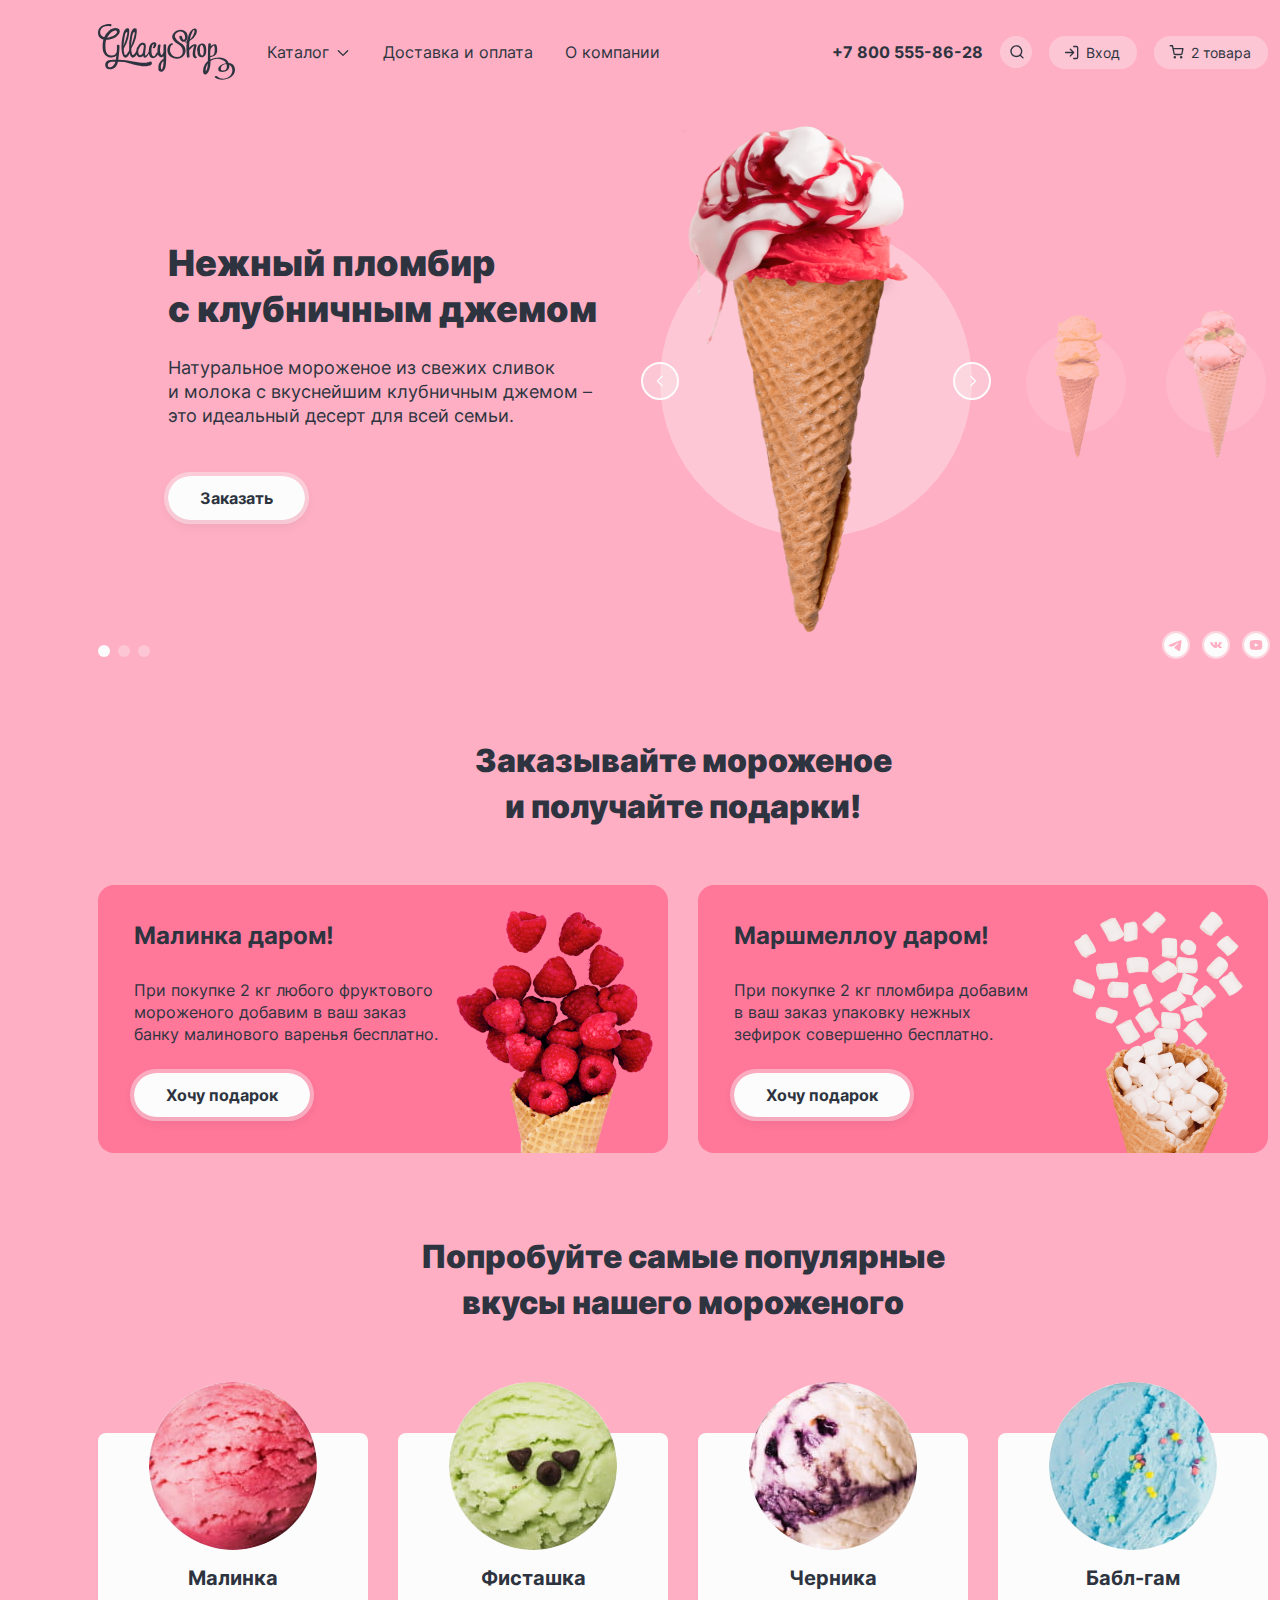
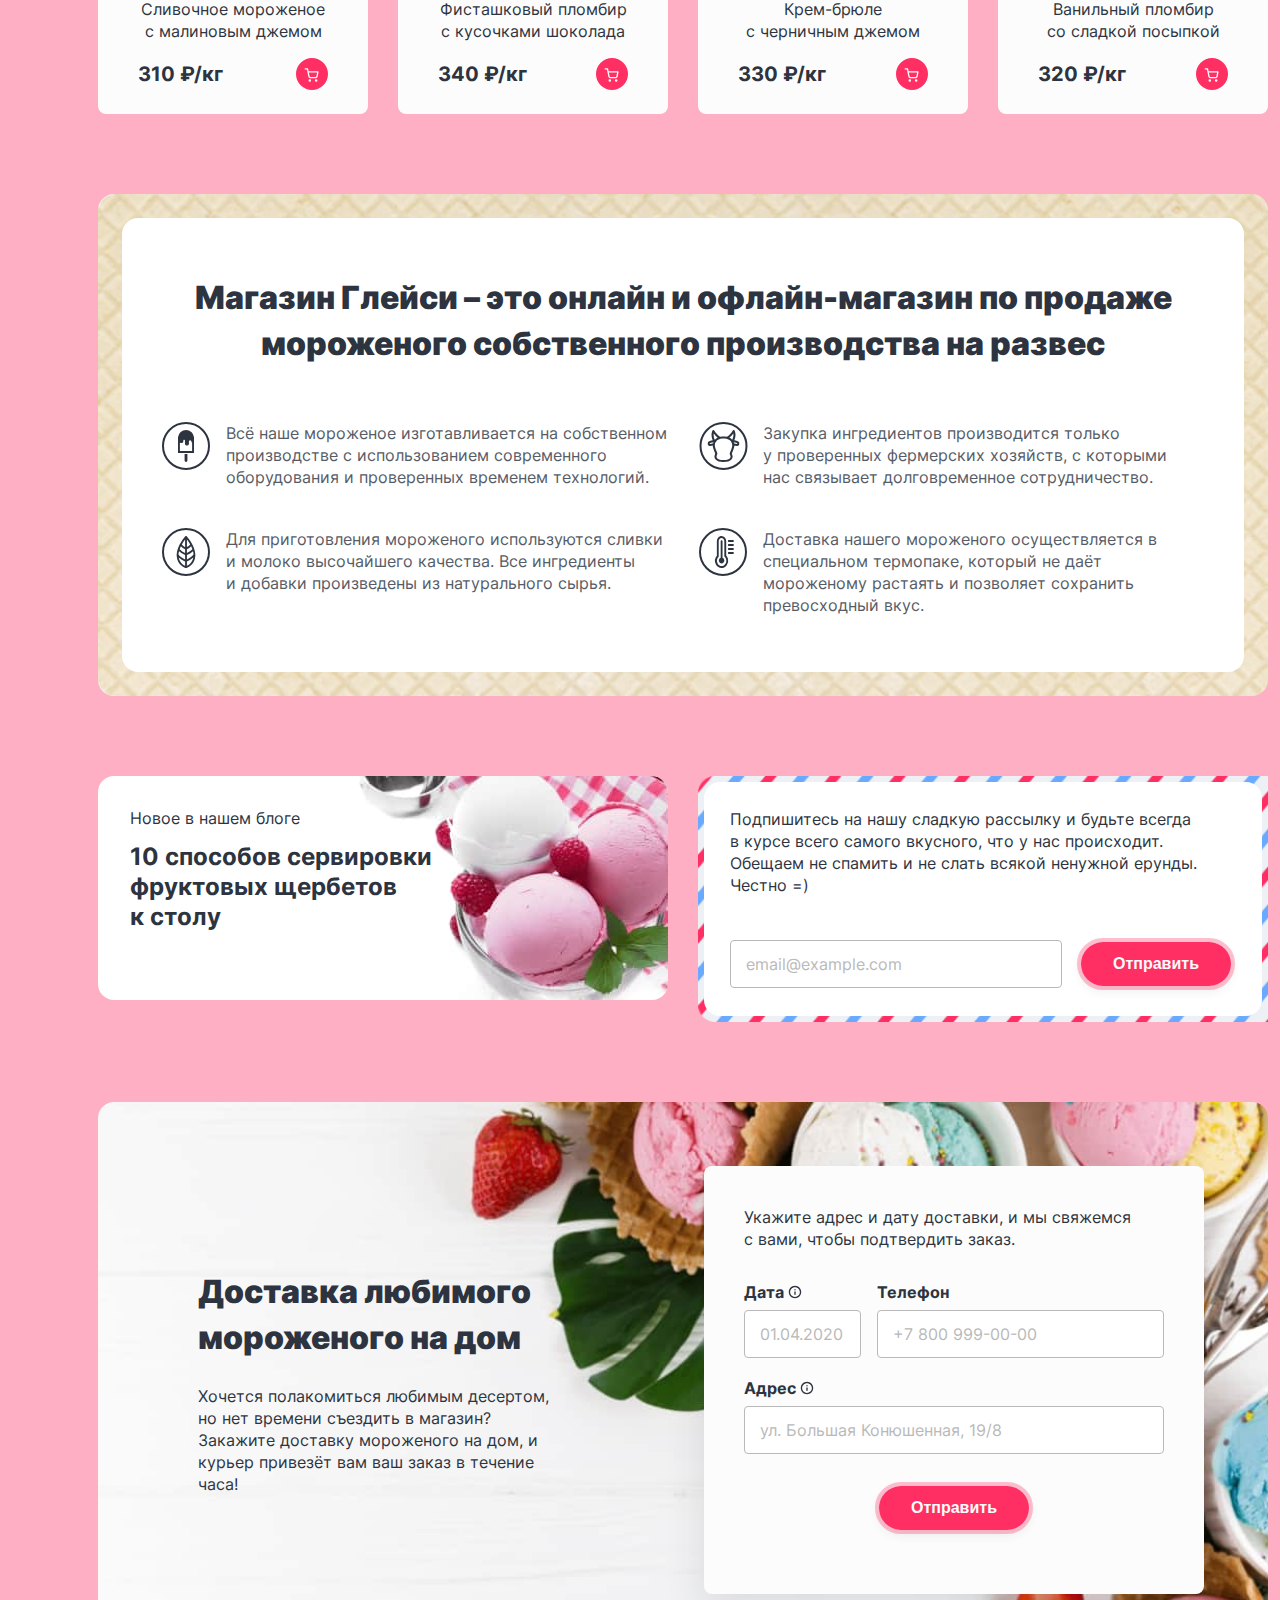
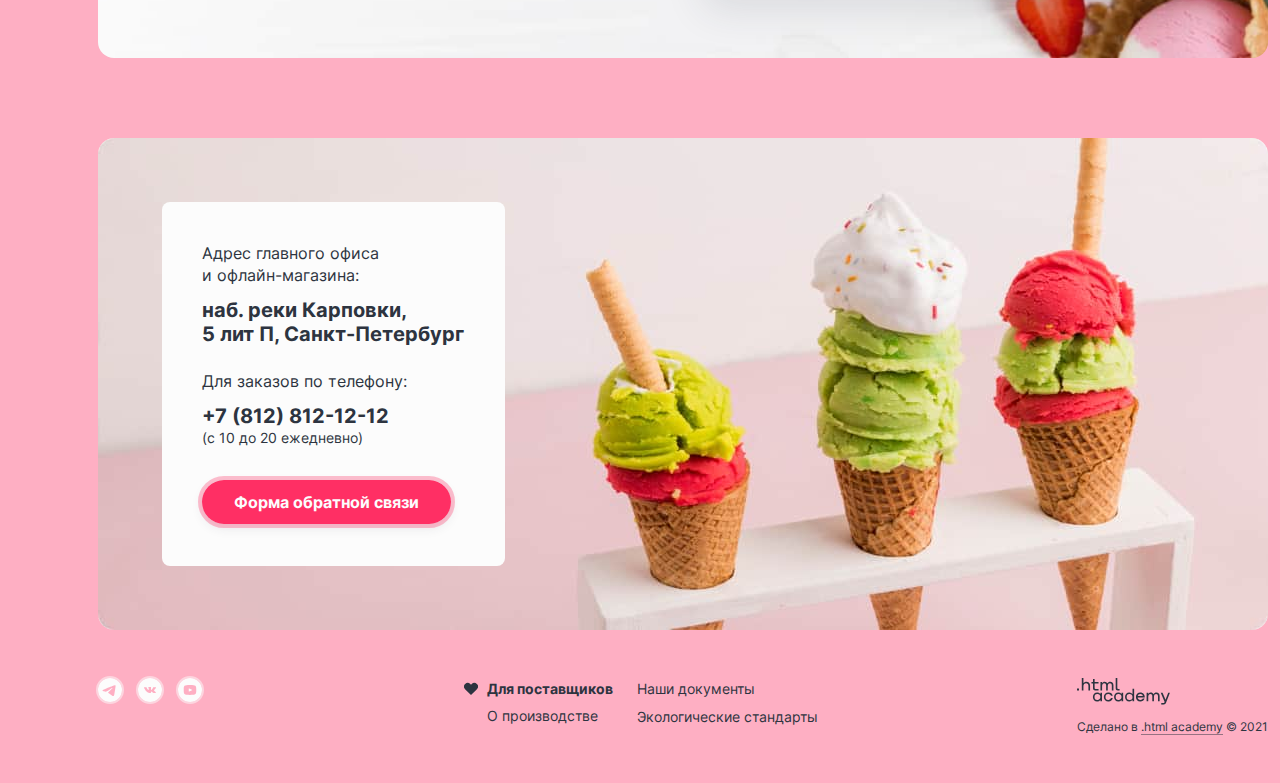
<file: index.html>
<!DOCTYPE html>
<html lang="ru">
  <head>
    <meta charset="utf-8">
    <title>Gllacy Shop</title>
    <link rel="stylesheet" href="styles/style.css">
    <link rel="icon" href="favicon.ico">
    <link rel="icon" type="image/png" href="image/favicon.png">
  </head>
  <!-- При смене слайдов заменить класс: 1 - pink-wrapper, 2 - blue-wrapper, 3 - yellow-wrapper -->
  <body class="pink-wrapper">
      <header class="page-header page-container">
        <!-- Шапка -->
        <div class="logo-wrapper">
          <a href="#">
            <img class="logo" src="image/logo.svg" alt='Логотип "Gllacy Shop"' width="137" height="56">
          </a>
        </div>
        <nav class="site-navigation">
          <ul class="site-navigation-list">
            <li class="site-navigation-item">
              <!-- Отображение всех поповеров на странице также осуществляется добавлением соответствующей ссылке класса link-activ -->
              <a class="site-navigation-link catalog-link" href="catalog.html">
                Каталог
                <svg class="catalog-icon" aria-hidden="true" focusable="false" xmlns="http://www.w3.org/2000/svg" width="16" height="16" viewBox="0 0 16 16" fill="currentColor"><path fill-rule="evenodd" d="M3.8081 6.1953a.6667.6667 0 1 0-.9428.9428l4.6603 4.6603A.6647.6647 0 0 0 8.0053 12a.6645.6645 0 0 0 .4757-.2015l4.6604-4.6604a.6668.6668 0 0 0-.9428-.9428l-4.1953 4.1952-4.1952-4.1952Z" clip-rule="evenodd"/></svg>
              </a>
              <div class="popover popover-catalog">
                <div class="popover-content">
                  <h2 class="popover-title">Новинки</h2>
                  <ul class="popover-list">
                    <li>
                      <a class="popover-link" href="catalog.html">Сливочное</a>
                    </li>
                    <li>
                      <a class="popover-link" href="#">Щербеты</a>
                    </li>
                    <li>
                      <a class="popover-link" href="#">Фруктовый&nbsp;лед</a>
                    </li>
                    <li>
                      <a class="popover-link" href="#">Мелорин</a>
                    </li>
                  </ul>
                </div>
              </div>
            </li>
            <li class="site-navigation-item">
              <a class="site-navigation-link" href="#">Доставка и оплата</a>
            </li>
            <li class="site-navigation-item">
              <a class="site-navigation-link" href="#">О компании</a>
            </li>
          </ul>
        </nav>
        <a class="header-phone" href="tel:+78005558628">+7 800 555-86-28</a>
        <nav class="user-navigation">
          <ul class="user-navigation-list">
            <li class="user-navigation-item">
              <a class="user-navigation-link search" href="#">
                <svg class="navigation-icon" aria-hidden="true" focusable="false" xmlns="http://www.w3.org/2000/svg" width="16" height="16" viewBox="0 2 16 16" fill="currentColor"><path fill-rule="evenodd" d="M2.66 8.19a4.67 4.67 0 1 1 9.34 0 4.67 4.67 0 0 1-9.34 0Zm8.42 4.69a6 6 0 1 1 .94-.94l2.45 2.44a.67.67 0 1 1-.94.95l-2.45-2.45Z" clip-rule="evenodd"/></svg>
                <span class="visually-hidden">Поиск</span>
              </a>
              <div class="popover popover-search">
                <form class="search-form" action="https://echo.htmlacademy.ru" method="get">
                  <label for="search-input" class="visually-hidden">Строка поиска</label>
                  <input class="form-input" type="text" id="search-input" name="search-input" placeholder="Поиск по сайту" required>
                  <button class="search-button" type="submit"></button>
                </form>
              </div>
            </li>
            <li class="user-navigation-item">
              <a class="user-navigation-link" href="#">
                <svg class="navigation-icon" aria-hidden="true" focusable="false" xmlns="http://www.w3.org/2000/svg" width="16" height="16" viewBox="0 0 16 16" fill="currentColor"><path fill-rule="evenodd" d="M9 2.52c0-.36.3-.66.67-.66h2.66a2 2 0 0 1 2 2v9.33a2 2 0 0 1-2 2H9.67a.67.67 0 0 1 0-1.33h2.66a.67.67 0 0 0 .67-.67V3.86a.67.67 0 0 0-.67-.67H9.67A.67.67 0 0 1 9 2.52Zm-3.14 2.2a.67.67 0 0 1 .94 0l3.33 3.33a.69.69 0 0 1 .13.18.66.66 0 0 1-.13.77L6.8 12.33a.67.67 0 1 1-.94-.94l2.2-2.2h-6.4a.67.67 0 1 1 0-1.33h6.4l-2.2-2.2a.67.67 0 0 1 0-.94Z" clip-rule="evenodd"/></svg>
                Вход
              </a>
              <div class="popover popover-login">
                <h2 class="login-title">Личный кабинет</h2>
                <form class="login-form" action="https://echo.htmlacademy.ru" method="post">
                  <input class="form-input" name="user-mail" type="email" placeholder="email@example.com" required>
                  <input class="form-input" name="user-password" type="password" placeholder="password" required>
                  <button class="button pink-button" type="submit">Войти</button>
                  <ul class="login-list">
                    <li>
                      <a class="login-link" href="#">Забыли пароль?</a>
                    </li>
                    <li>
                      <a class="login-link" href="#">Регистрация</a>
                    </li>
                  </ul>
                </form>
              </div>
            </li>
            <li class="user-navigation-item">
              <a class="user-navigation-link" href="#">
                <svg class="navigation-icon" aria-hidden="true" focusable="false" xmlns="http://www.w3.org/2000/svg" width="16" height="16" viewBox="0 0 16 16" fill="currentColor"><path d="M1.18 1.1a.67.67 0 0 0 0 1.33h1.77l.46 2.34.01.05.96 4.84a1.83 1.83 0 0 0 1.82 1.47l5.62.01a1.83 1.83 0 0 0 1.82-1.47l.93-4.86a.67.67 0 0 0-.65-.8L4.62 4l-.47-2.36a.67.67 0 0 0-.65-.54Zm4.5 8.3-.8-4.07 8.23.02-.78 4.06a.49.49 0 0 1-.5.4L6.18 9.8h-.01a.5.5 0 0 1-.5-.4Zm-1.13 3.96a1.24 1.24 0 1 1 2.49 0 1.24 1.24 0 0 1-2.5 0Zm6.37 0a1.25 1.25 0 1 1 2.5.01 1.25 1.25 0 0 1-2.5 0Z"/></svg>
                2 товара
              </a>
              <div class="popover-bascket-empty">Ваша корзина пока пуста</div>
              <div class="popover popover-bascket">
                <h2 class="popover-bascket-title">Корзина</h2>
                <ul class="popover-bascket-list">
                  <li class="popover-bascket-item">
                    <img class="popover-productt-image" src="image/foto-1.jpg" alt="Малиновое мороженое" width="46" height="46">
                    <h3 class="popover-item-title">Малинка</h3>
                    <p class="popover-item-paragraph">1 кг х 310 ₽</p>
                    <b class="popover-price">310 ₽</b>
                    <button class="delete-product" type="button">
                      <span class="visually-hidden">Удалить товар</span>
                    </button>
                  </li>
                  <li class="popover-bascket-item">
                    <img class="popover-productt-image" src="image/foto-4.jpg" alt="Малиновое мороженое" width="46" height="46">
                    <h3 class="popover-item-title">Бабл-гам</h3>
                    <p class="popover-item-paragraph">1,5 кг х 320 ₽</p>
                    <b class="popover-price">480 ₽</b>
                    <button class="delete-product" type="button">
                      <span class="visually-hidden">Удалить товар</span>
                    </button>
                  </li>
                </ul>
                <div class="popover-footer">
                  <a class="button pink-button" href="#">Оформить заказ</a>
                  <b>Итого: 790 ₽</b>
                </div>
              </div>
            </li>
          </ul>
        </nav>
      </header>
      <!-- Основной блок -->
      <main class="main-wrapper main">
        <div class="page-container">
          <h1 class="visually-hidden">Магазин мороженого «Глеси»</h1>
          <!-- Слайдер -->
          <section class="section-slider">
            <h2 class="visually-hidden">Слайдер продуктов</h2>
              <ul class="slider-list">
                <li class="slider-item">
                  <div class="slider-item-wrapper">
                    <h3 class="slide-title">Нежный пломбир <br> с клубничным джемом</h3>
                    <p class="slide-paragraph">Натуральное мороженое из свежих сливок <br> и молока с вкуснейшим клубничным джемом – это идеальный десерт для всей семьи.</p>
                    <a class="button button-order" href="#">Заказать</a>
                  </div>
                  <div class="slider-image-first-wrapper">
                    <img class="slider-image first-image" src="image/strawberry-jam.png" alt="Пломбир с клубничным джемом" width="312" height="507">
                    <div class="slider-button-wrapper">
                      <button class="slider-button slider-prev" type="button">
                        <svg aria-hidden="true" focusable="false" xmlns="http://www.w3.org/2000/svg" width="16" height="16" viewBox="0 0 16 16" fill="currentColor"><path fill-rule="evenodd" d="M9.71 13.14a.67.67 0 0 0 .94-.95L6.45 8l4.2-4.2a.66.66 0 0 0-.94-.94L5.04 7.52a.66.66 0 0 0 0 .94l4.67 4.68Z" clip-rule="evenodd"/></svg>
                        <span class="visually-hidden">Предыдущий товар</span>
                      </button>
                      <button class="slider-button slider-next" type="button">
                        <svg aria-hidden="true" focusable="false" xmlns="http://www.w3.org/2000/svg" width="16" height="16" viewBox="0 0 16 16" fill="currentColor"><path fill-rule="evenodd" d="M7.29 2.86a.66.66 0 1 0-.94.95l4.2 4.2-4.2 4.2a.67.67 0 0 0 .94.94l4.67-4.67a.66.66 0 0 0 0-.94L7.3 2.86Z" clip-rule="evenodd"/></svg>
                        <span class="visually-hidden">Следующий товар</span>
                      </button>
                    </div>
                  </div>
                  <div class="transparent-slides-wrapper">
                    <ul class="transparent-slides">
                      <li class="transparent-slide">
                        <img class="transparent-image" src="image/banana.png" alt="Банановый пломбир" width="92" height="150">
                      </li>
                      <li class="transparent-slide">
                        <img class="transparent-image" src="image/marshmello-ice-cream.png" alt="Карамельный пломбир с маршмеллоу" width="104" height="150">
                      </li>
                    </ul>
                  </div>
                </li>
                <li class="slider-item visually-hidden">
                  <div class="slider-item-wrapper">
                    <h3 class="slide-title">Сливочное мороженое со вкусом банана</h3>
                    <p class="slide-paragraph">Сливочное мороженое с ярким банановым вкусом подарит вам свежесть и наслаждение даже в самый жаркий летний день.</p>
                    <a class="button button-order" href="#">Заказать</a>
                  </div>
                  <div class="slider-image-first-wrapper">
                    <img class="slider-image second-image" src="image/banana.png" alt="Сливочное мороженое со вкусом банана" width="312" height="507">
                    <div class="slider-button-wrapper">
                      <button class="slider-button slider-prev" type="button">
                        <svg aria-hidden="true" focusable="false" xmlns="http://www.w3.org/2000/svg" width="16" height="16" viewBox="0 0 16 16" fill="currentColor"><path fill-rule="evenodd" d="M9.71 13.14a.67.67 0 0 0 .94-.95L6.45 8l4.2-4.2a.66.66 0 0 0-.94-.94L5.04 7.52a.66.66 0 0 0 0 .94l4.67 4.68Z" clip-rule="evenodd"/></svg>
                        <span class="visually-hidden">Предыдущий товар</span>
                      </button>
                      <button class="slider-button slider-next" type="button">
                        <svg aria-hidden="true" focusable="false" xmlns="http://www.w3.org/2000/svg" width="16" height="16" viewBox="0 0 16 16" fill="currentColor"><path fill-rule="evenodd" d="M7.29 2.86a.66.66 0 1 0-.94.95l4.2 4.2-4.2 4.2a.67.67 0 0 0 .94.94l4.67-4.67a.66.66 0 0 0 0-.94L7.3 2.86Z" clip-rule="evenodd"/></svg>
                        <span class="visually-hidden">Следующий товар</span>
                      </button>
                    </div>
                  </div>
                  <div class="transparent-slides-wrapper">
                    <ul class="transparent-slides">
                      <li class="transparent-slide">
                        <img class="transparent-image" src="image/marshmello-ice-cream.png" alt="Банановый пломбир" width="92" height="150">
                      </li>
                      <li class="transparent-slide">
                        <img class="transparent-image" src="image/strawberry-jam.png" alt="Карамельный пломбир с маршмеллоу" width="104" height="150">
                      </li>
                    </ul>
                  </div>
                </li>
                <li class="slider-item visually-hidden">
                  <div class="slider-item-wrapper">
                    <h3 class="slide-title">Карамельный пломбир <br>с маршмеллоу</h3>
                    <p class="slide-paragraph">Необычный сладкий десерт с карамельным топпингом и кусочками зефира завоюет <br>сердца сладкоежек всех возрастов.</p>
                    <a href="#" class="button button-order">Заказать</a>
                  </div>
                  <div class="slider-image-first-wrapper">
                    <img src="image/marshmello-ice-cream.png" alt="Сливочное мороженое со вкусом банана" class="slider-image last-image" width="350" height="507">
                    <div class="slider-button-wrapper">
                      <button class="slider-button slider-prev" type="button">
                        <svg aria-hidden="true" focusable="false" xmlns="http://www.w3.org/2000/svg" width="16" height="16" viewBox="0 0 16 16" fill="currentColor"><path fill-rule="evenodd" d="M9.71 13.14a.67.67 0 0 0 .94-.95L6.45 8l4.2-4.2a.66.66 0 0 0-.94-.94L5.04 7.52a.66.66 0 0 0 0 .94l4.67 4.68Z" clip-rule="evenodd"/></svg>
                        <span class="visually-hidden">Предыдущий товар</span>
                      </button>
                      <button class="slider-button slider-next" type="button">
                        <svg aria-hidden="true" focusable="false" xmlns="http://www.w3.org/2000/svg" width="16" height="16" viewBox="0 0 16 16" fill="currentColor"><path fill-rule="evenodd" d="M7.29 2.86a.66.66 0 1 0-.94.95l4.2 4.2-4.2 4.2a.67.67 0 0 0 .94.94l4.67-4.67a.66.66 0 0 0 0-.94L7.3 2.86Z" clip-rule="evenodd"/></svg>
                        <span class="visually-hidden">Следующий товар</span>
                      </button>
                    </div>
                  </div>
                  <div class="transparent-slides-wrapper">
                    <ul class="transparent-slides">
                      <li class="transparent-slide">
                        <img src="image/strawberry-jam.png" alt="Банановый пломбир" width="92" height="150" class="transparent-image">
                      </li>
                      <li class="transparent-slide">
                        <img src="image/banana.png" alt="Карамельный пломбир с маршмеллоу" width="104" height="150" class="transparent-image">
                      </li>
                    </ul>
                  </div>
                </li>
              </ul>
            <div class="pagination-and-social">
              <ol class="slider-pagination">
                <li class="slider-pagination-item">
                  <button class="slider-pagination-button current" type="button">
                    <span class="visually-hidden">1 товар</span>
                  </button>
                </li>
                <li class="slider-pagination-item">
                  <button class="slider-pagination-button" type="button">
                    <span class="visually-hidden">2 товар</span>
                  </button>
                </li>
                <li class="slider-pagination-item">
                  <button class="slider-pagination-button" type="button">
                    <span class="visually-hidden">3 товар</span>
                  </button>
                </li>
              </ol>
              <ul class="social-list">
                <li class="social-item">
                  <a class="social-button" href="https://t.me/htmlacademy">
                    <svg class="social-svg" aria-hidden="true" focusable="false" xmlns="http://www.w3.org/2000/svg" width="24" height="24" viewBox="0 0 24 24" fill="none"><path fill="#FCFCFC" fill-rule="evenodd" d="M24 12a12 12 0 1 1-24 0 12 12 0 0 1 24 0ZM12.43 8.86c-1.17.48-3.5 1.49-7 3.01-.57.23-.86.45-.9.67-.04.36.42.5 1.04.7l.27.08c.6.2 1.43.44 1.86.45.39 0 .82-.16 1.3-.48 3.27-2.21 4.96-3.33 5.06-3.35.08-.02.18-.04.25.02.07.07.07.18.06.22-.05.19-1.84 1.86-2.77 2.72a28.24 28.24 0 0 0-.82.79c-.57.54-1 .96.02 1.63.5.32.89.59 1.28.85a88.77 88.77 0 0 0 1.8 1.23c.5.35.95.67 1.5.62.32-.03.65-.33.82-1.23.4-2.13 1.18-6.73 1.36-8.63.01-.16 0-.31-.02-.47a.5.5 0 0 0-.17-.33.78.78 0 0 0-.46-.14c-.46.01-1.15.25-4.48 1.64Z" clip-rule="evenodd"/></svg>
                    <span class="visually-hidden">Телеграм</span>
                  </a>
                </li>
                <li class="social-item">
                  <a class="social-button" href="https://vk.com/htmlacademy">
                    <svg class="social-svg" aria-hidden="true" focusable="false" xmlns="http://www.w3.org/2000/svg" width="24" height="24" viewBox="0 0 24 24" fill="none"><path fill="#FCFCFC" fill-rule="evenodd" d="M24 12a12 12 0 1 1-24 0 12 12 0 0 1 24 0Zm-11.41 2.97h-.72s-1.58.09-2.98-1.18C7.37 12.4 6.03 9.65 6.03 9.65s-.07-.18 0-.27c.1-.1.36-.1.36-.1l1.72-.01s.16.02.27.1c.1.05.15.17.15.17s.28.61.65 1.17c.71 1.08 1.05 1.32 1.29 1.2.35-.16.25-1.53.25-1.53s0-.5-.18-.71c-.14-.17-.41-.22-.53-.24-.1-.01.06-.2.26-.3.31-.13.86-.13 1.5-.13.5 0 .65.03.84.07.46.1.44.41.41 1.08l-.02.7v.18c-.01.34-.02.73.23.88.13.07.45 0 1.26-1.19.38-.56.66-1.23.66-1.23s.07-.12.16-.17c.1-.05.24-.04.24-.04h1.8s.54-.06.63.15c.1.23-.2.75-.94 1.61-.7.82-1.03 1.12-1 1.38.01.2.23.38.66.72.89.73 1.13 1.1 1.18 1.2l.01.01c.4.58-.44.62-.44.62l-1.6.02s-.34.06-.8-.2a3.94 3.94 0 0 1-.69-.6c-.33-.34-.65-.66-.91-.58-.45.12-.44.96-.44.96s0 .18-.1.28c-.1.1-.32.12-.32.12Z" clip-rule="evenodd"/></svg>
                    <span class="visually-hidden">Вконтакте</span>
                  </a>
                </li>
                <li class="social-item">
                  <a class="social-button" href="https://www.youtube.com/user/htmlacademyru">
                    <svg class="social-svg" xmlns="http://www.w3.org/2000/svg" width="24" height="24" fill="none"><path fill="#FCFCFC" d="m14 11.8-2.8-1.32c-.25-.11-.45.01-.45.29v2.46c0 .28.2.4.45.29L14 12.2c.25-.12.25-.3 0-.42ZM12 0a12 12 0 1 0 0 24 12 12 0 0 0 0-24Zm0 16.88c-6.14 0-6.25-.56-6.25-4.88s.1-4.88 6.25-4.88c6.14 0 6.25.56 6.25 4.88s-.1 4.88-6.25 4.88Z"/></svg>
                    <span class="visually-hidden">YouTube</span>
                  </a>
                </li>
              </ul>
            </div>
          </section>
          <!-- Спецпредложения -->
          <section class="special">
            <h2 class="special-title">Заказывайте мороженое и получайте подарки!</h2>
            <ul class="special-list">
              <li class="special-item raspberries">
                <div class="special-content-wrapper">
                  <h3 class="special-item-title">Малинка даром!</h3>
                  <p class="special-item-paragraph">При покупке 2 кг любого фруктового мороженого добавим в ваш заказ банку малинового варенья бесплатно.</p>
                </div>
                <a class="button special-item-button" href="#">Хочу подарок</a>
              </li>
              <li class="special-item marshmello">
                <div class="special-content-wrapper">
                  <h3 class="special-item-title">Маршмеллоу даром!</h3>
                  <p class="special-item-paragraph">При покупке 2 кг пломбира добавим <br>в ваш заказ упаковку нежных зефирок совершенно бесплатно.</p>
                </div>
                <a class="button special-item-button" href="#">Хочу подарок</a>
              </li>
            </ul>
          </section>
          <!-- Популярное -->
          <section class="popular-cards">
            <h2 class="popular-cards-title">Попробуйте самые популярные вкусы нашего мороженого</h2>
            <ul class="card-list">
              <li class="card-item">
                <div class="card-item-wrapper">
                  <a href="#" class="card-link">
                    <img class="card-item-image" src="image/foto-1.jpg" alt="Малиновое мороженое" width="168" height="168">
                  </a>
                  <a class="card-link" href="#">
                    <h3 class="card-item-title">Малинка</h3>
                  </a>
                  <p class="card-item-paragraph">Сливочное мороженое с малиновым джемом</p>
                  <div class="price-and-basket">
                    <b class="card-price">310 ₽/кг</b>
                    <a class="card-add-basket" href="#">
                      <svg class="card-icon" aria-hidden="true" focusable="false" xmlns="http://www.w3.org/2000/svg" width="16" height="16" viewBox="0 0 16 16" fill="currentColor"><path fill-rule="evenodd" d="M1.17 1.25a.67.67 0 0 0 0 1.33h1.77l.47 2.34v.05l.97 4.84a1.83 1.83 0 0 0 1.82 1.46h5.62a1.83 1.83 0 0 0 1.82-1.46V9.8l.93-4.86a.67.67 0 0 0-.66-.8h-9.3L4.14 1.8a.67.67 0 0 0-.66-.54H1.17Zm4.52 8.3-.81-4.07h8.23l-.78 4.07a.5.5 0 0 1-.49.4H6.18a.5.5 0 0 1-.49-.4ZM4.56 13.5a1.25 1.25 0 1 1 2.49 0 1.25 1.25 0 0 1-2.5 0Zm6.37 0a1.25 1.25 0 1 1 2.5 0 1.25 1.25 0 0 1-2.5 0Z" clip-rule="evenodd"/></svg>
                      <span class="visually-hidden">Добавитиь в корзину</span>
                    </a>
                  </div>
                </div>
              </li>
              <li class="card-item">
                <div class="card-item-wrapper">
                  <a href="#" class="card-link">
                    <img class="card-item-image" src="image/foto-2.jpg" alt="Фисташковое мороженое" width="168" height="168">
                  </a>
                  <a class="card-link" href="#">
                    <h3 class="card-item-title">Фисташка</h3>
                  </a>
                  <p class="card-item-paragraph">Фисташковый пломбир с кусочками шоколада</p>
                  <div class="price-and-basket">
                    <b class="card-price">340 ₽/кг</b>
                    <a class="card-add-basket" href="#">
                      <svg class="card-icon" aria-hidden="true" focusable="false" xmlns="http://www.w3.org/2000/svg" width="16" height="16" viewBox="0 0 16 16" fill="currentColor"><path fill-rule="evenodd" d="M1.17 1.25a.67.67 0 0 0 0 1.33h1.77l.47 2.34v.05l.97 4.84a1.83 1.83 0 0 0 1.82 1.46h5.62a1.83 1.83 0 0 0 1.82-1.46V9.8l.93-4.86a.67.67 0 0 0-.66-.8h-9.3L4.14 1.8a.67.67 0 0 0-.66-.54H1.17Zm4.52 8.3-.81-4.07h8.23l-.78 4.07a.5.5 0 0 1-.49.4H6.18a.5.5 0 0 1-.49-.4ZM4.56 13.5a1.25 1.25 0 1 1 2.49 0 1.25 1.25 0 0 1-2.5 0Zm6.37 0a1.25 1.25 0 1 1 2.5 0 1.25 1.25 0 0 1-2.5 0Z" clip-rule="evenodd"/></svg>
                      <span class="visually-hidden">Добавитиь в корзину</span>
                    </a>
                  </div>
                </div>
              </li>
              <li class="card-item">
                <div class="card-item-wrapper">
                  <a class="card-link" href="#">
                    <img class="card-item-image" src="image/foto-3.jpg" alt="Черничное мороженое" width="168" height="168">
                  </a>
                  <a class="card-link" href="#">
                    <h3 class="card-item-title">Черника</h3>
                  </a>
                  <p class="card-item-paragraph">Крем-брюле <br>с черничным джемом</p>
                  <div class="price-and-basket">
                    <b class="card-price">330 ₽/кг</b>
                    <a class="card-add-basket" href="#">
                      <svg class="card-icon" aria-hidden="true" focusable="false" xmlns="http://www.w3.org/2000/svg" width="16" height="16" viewBox="0 0 16 16" fill="currentColor"><path fill-rule="evenodd" d="M1.17 1.25a.67.67 0 0 0 0 1.33h1.77l.47 2.34v.05l.97 4.84a1.83 1.83 0 0 0 1.82 1.46h5.62a1.83 1.83 0 0 0 1.82-1.46V9.8l.93-4.86a.67.67 0 0 0-.66-.8h-9.3L4.14 1.8a.67.67 0 0 0-.66-.54H1.17Zm4.52 8.3-.81-4.07h8.23l-.78 4.07a.5.5 0 0 1-.49.4H6.18a.5.5 0 0 1-.49-.4ZM4.56 13.5a1.25 1.25 0 1 1 2.49 0 1.25 1.25 0 0 1-2.5 0Zm6.37 0a1.25 1.25 0 1 1 2.5 0 1.25 1.25 0 0 1-2.5 0Z" clip-rule="evenodd"/></svg>
                      <span class="visually-hidden">Добавитиь в корзину</span>
                    </a>
                  </div>
                </div>
              </li>
              <li class="card-item">
                <div class="card-item-wrapper">
                  <a class="card-link" href="#">
                    <img class="card-item-image" src="image/foto-4.jpg" alt="Ванильное мороженое" width="168" height="168">
                  </a>
                  <a href="#" class="card-link">
                    <h3 class="card-item-title">Бабл-гам</h3>
                  </a>
                  <p class="card-item-paragraph">Ванильный пломбир <br>со сладкой посыпкой</p>
                  <div class="price-and-basket">
                    <b class="card-price">320 ₽/кг</b>
                    <a class="card-add-basket" href="#">
                      <svg class="card-icon" aria-hidden="true" focusable="false" xmlns="http://www.w3.org/2000/svg" width="16" height="16" viewBox="0 0 16 16" fill="currentColor"><path fill-rule="evenodd" d="M1.17 1.25a.67.67 0 0 0 0 1.33h1.77l.47 2.34v.05l.97 4.84a1.83 1.83 0 0 0 1.82 1.46h5.62a1.83 1.83 0 0 0 1.82-1.46V9.8l.93-4.86a.67.67 0 0 0-.66-.8h-9.3L4.14 1.8a.67.67 0 0 0-.66-.54H1.17Zm4.52 8.3-.81-4.07h8.23l-.78 4.07a.5.5 0 0 1-.49.4H6.18a.5.5 0 0 1-.49-.4ZM4.56 13.5a1.25 1.25 0 1 1 2.49 0 1.25 1.25 0 0 1-2.5 0Zm6.37 0a1.25 1.25 0 1 1 2.5 0 1.25 1.25 0 0 1-2.5 0Z" clip-rule="evenodd"/></svg>
                      <span class="visually-hidden">Добавитиь в корзину</span>
                    </a>
                  </div>
                </div>
              </li>
            </ul>
          </section>
          <!-- О компании -->
          <div class="about-wrapper">
            <section class="about">
              <h2 class="about-title">Магазин Глейси – это онлайн и офлайн-магазин по продаже мороженого собственного производства на развес</h2>
              <ul class="about-list">
                <li class="about-item ice-cream">Всё наше мороженое изготавливается на собственном производстве с использованием современного оборудования и проверенных временем технологий.</li>
                <li class="about-item cow">Закупка ингредиентов производится только <br>у проверенных фермерских хозяйств, с которыми <br>нас связывает долговременное сотрудничество.</li>
                <li class="about-item sheet">Для приготовления мороженого используются сливки и молоко высочайшего качества. Все ингредиенты <br>и добавки произведены из натурального сырья.</li>
                <li class="about-item thermometer">Доставка нашего мороженого осуществляется в специальном термопаке, который не даёт мороженому растаять и позволяет сохранить превосходный вкус.</li>
              </ul>
            </section>
          </div>
          <!-- Новости -->
          <div class="news-block-wrapper">
            <section class="news">
              <div class="news-wrapper">
                <h2 class="news-title">Новое в нашем блоге</h2>
                <p class="news-paragraph">10 способов сервировки фруктовых щербетов <br>к столу</p>
              </div>
            </section>
            <!-- Подписка -->
            <div class="subscribe-wrapper">
              <section class="subscribe">
                <h2 class="visually-hidden">Подписаться</h2>
                <p class="subscribe-paragraph">Подпишитесь на нашу сладкую рассылку и будьте всегда <br>в курсе всего самого вкусного, что у нас происходит. Обещаем не спамить и не слать всякой ненужной ерунды. Честно =)</p>
                <form class="subscribe-form" action="https://echo.htmlacademy.ru" method="post">
                  <label class="visually-hidden" for="subscribe-email">Email</label>
                  <input class="form-input" placeholder="email@example.com" type="email" name="subscribe-email" id="subscribe-email" required>
                  <button class="button pink-button subscribe-button" type="submit">Отправить</button>
                </form>
              </section>
            </div>
          </div>
          <!-- Доставка -->
          <section class="delivery">
            <div class="delivery-wrapper">
              <h2 class="delivery-title">Доставка любимого мороженого на дом</h2>
              <p class="delivery-paragraph">Хочется полакомиться любимым десертом, <br>но нет времени съездить в магазин? Закажите доставку мороженого на дом, и курьер привезёт вам ваш заказ в течение часа!</p>
            </div>
            <section class="delivery-form-wrapper">
              <h2 class="visually-hidden">Форма доставки</h2>
              <form class="delivery-form" action="https://echo.htmlacademy.ru" method="post">
                <p class="delivery-form-paragraph">Укажите адрес и дату доставки, и мы свяжемся <br>с вами, чтобы подтвердить заказ.</p>
                <div class="delivery-form-data field">
                  <span class="form-label form-lable-icon">
                    <label class="form-label" for="delivery-data">Дата</label>
                    <span class="tooltip">
                      <button class="tooltip-toggle" type="button" aria-labelledy="tooltip-lable-data">
                        <svg class="tooltip-icon" aria-hidden="true" focusable="false" xmlns="http://www.w3.org/2000/svg" width="14" height="14" fill="none"><path fill="#2D3440" fill-rule="evenodd" d="M7.0003 2.125c-2.6926 0-4.8753 2.1828-4.8753 4.8753 0 2.6925 2.1827 4.8753 4.8753 4.8753 2.6925 0 4.8752-2.1828 4.8752-4.8753 0-2.6925-2.1827-4.8752-4.8752-4.8752ZM.7917 7.0004c0-3.4289 2.7797-6.2086 6.2086-6.2086 3.4289 0 6.2085 2.7797 6.2085 6.2086 0 3.4289-2.7796 6.2086-6.2085 6.2086-3.429 0-6.2086-2.7797-6.2086-6.2086ZM7 6.3334a.6667.6667 0 0 1 .6666.6667v2.2167a.6667.6667 0 0 1-1.3333 0V7.0001A.6667.6667 0 0 1 7 6.3334Zm0-2.2168A.6667.6667 0 0 0 7 5.45h.0058a.6667.6667 0 0 0 0-1.3334H7Z" clip-rule="evenodd"/></svg>
                      </button>
                      <span class="tooltip-text" role="tooltip" id="tooltip-lable-data">Укажите удобную дату и время доставки</span>
                    </span>
                  </span>
                  <input class="form-input" type="text" id="delivery-data" name="delivery-data" placeholder="01.04.2020" required>
                </div>
                <div class="delivery-form-phone field">
                  <label class="form-label" for="delivery-phone">Телефон</label>
                  <input class="form-input" type="text" id="delivery-phone" name="delivery-phone" placeholder="+7 800 999-00-00" required>
                </div>
                <div class="delivery-form-addres field">
                  <span class="form-label form-lable-icon">
                    <label class="form-label" for="delivery-addres">Адрес</label>
                    <span class="tooltip">
                      <button class="tooltip-toggle" type="button" aria-labelledy="tooltip-lable-addres">
                        <svg class="tooltip-icon" aria-hidden="true" focusable="false" xmlns="http://www.w3.org/2000/svg" width="14" height="14" fill="none"><path fill="#2D3440" fill-rule="evenodd" d="M7.0003 2.125c-2.6926 0-4.8753 2.1828-4.8753 4.8753 0 2.6925 2.1827 4.8753 4.8753 4.8753 2.6925 0 4.8752-2.1828 4.8752-4.8753 0-2.6925-2.1827-4.8752-4.8752-4.8752ZM.7917 7.0004c0-3.4289 2.7797-6.2086 6.2086-6.2086 3.4289 0 6.2085 2.7797 6.2085 6.2086 0 3.4289-2.7796 6.2086-6.2085 6.2086-3.429 0-6.2086-2.7797-6.2086-6.2086ZM7 6.3334a.6667.6667 0 0 1 .6666.6667v2.2167a.6667.6667 0 0 1-1.3333 0V7.0001A.6667.6667 0 0 1 7 6.3334Zm0-2.2168A.6667.6667 0 0 0 7 5.45h.0058a.6667.6667 0 0 0 0-1.3334H7Z" clip-rule="evenodd"/></svg>
                      </button>
                      <span class="tooltip-text" role="tooltip" id="tooltip-lable-addres">Введите название улицы, дома и квартиры</span>
                    </span>
                  </span>
                  <input class="form-input" type="text" id="delivery-addres" name="delivery-addres" placeholder="ул. Большая Конюшенная, 19/8" required>
                </div>
                <button class="button pink-button delivery-form-button" type="submit">Отправить</button>
              </form>
            </section>
          </section>
          <!-- Контакты и форма обратной связи -->
          <section class="feedback">
            <h2 class="visually-hidden">Форма обратной связи</h2>
            <section class="contacts">
              <div class="contacts-wrapper">
                <h2 class="contacts-title">Адрес главного офиса <br>и офлайн-магазина:</h2>
                <p class="contacts-address">наб. реки Карповки, <br>5 лит П, Санкт-Петербург</p>
                <p class="contacts-phone-paragraph">Для заказов по телефону:</p>
                <a class="contacts-phone" href="tel:+78128121212">+7 (812) 812-12-12</a>
                <p class="contacts-paragraph">(с 10 до 20 ежедневно)</p>
                <a class="button pink-button contacts-button" href="#">Форма обратной связи</a>
              </div>
            </section>
          </section>
        </div>
      </main>
      <!-- Подвал -->
      <footer class="page-footer page-container">
        <section class="footer-social">
          <h2 class="visually-hidden">Социальные сети</h2>
          <ul class="social-list">
            <li class="social-item">
              <a class="social-button" href="https://t.me/htmlacademy">
                <svg class="social-svg" aria-hidden="true" focusable="false" xmlns="http://www.w3.org/2000/svg" width="24" height="24" viewBox="0 0 24 24" fill="none"><path fill="#FCFCFC" fill-rule="evenodd" d="M24 12a12 12 0 1 1-24 0 12 12 0 0 1 24 0ZM12.43 8.86c-1.17.48-3.5 1.49-7 3.01-.57.23-.86.45-.9.67-.04.36.42.5 1.04.7l.27.08c.6.2 1.43.44 1.86.45.39 0 .82-.16 1.3-.48 3.27-2.21 4.96-3.33 5.06-3.35.08-.02.18-.04.25.02.07.07.07.18.06.22-.05.19-1.84 1.86-2.77 2.72a28.24 28.24 0 0 0-.82.79c-.57.54-1 .96.02 1.63.5.32.89.59 1.28.85a88.77 88.77 0 0 0 1.8 1.23c.5.35.95.67 1.5.62.32-.03.65-.33.82-1.23.4-2.13 1.18-6.73 1.36-8.63.01-.16 0-.31-.02-.47a.5.5 0 0 0-.17-.33.78.78 0 0 0-.46-.14c-.46.01-1.15.25-4.48 1.64Z" clip-rule="evenodd"/></svg>
                <span class="visually-hidden">Телеграм</span>
              </a>
            </li>
            <li class="social-item">
              <a class="social-button" href="https://vk.com/htmlacademy">
                <svg class="social-svg" aria-hidden="true" focusable="false" xmlns="http://www.w3.org/2000/svg" width="24" height="24" viewBox="0 0 24 24" fill="none"><path fill="#FCFCFC" fill-rule="evenodd" d="M24 12a12 12 0 1 1-24 0 12 12 0 0 1 24 0Zm-11.41 2.97h-.72s-1.58.09-2.98-1.18C7.37 12.4 6.03 9.65 6.03 9.65s-.07-.18 0-.27c.1-.1.36-.1.36-.1l1.72-.01s.16.02.27.1c.1.05.15.17.15.17s.28.61.65 1.17c.71 1.08 1.05 1.32 1.29 1.2.35-.16.25-1.53.25-1.53s0-.5-.18-.71c-.14-.17-.41-.22-.53-.24-.1-.01.06-.2.26-.3.31-.13.86-.13 1.5-.13.5 0 .65.03.84.07.46.1.44.41.41 1.08l-.02.7v.18c-.01.34-.02.73.23.88.13.07.45 0 1.26-1.19.38-.56.66-1.23.66-1.23s.07-.12.16-.17c.1-.05.24-.04.24-.04h1.8s.54-.06.63.15c.1.23-.2.75-.94 1.61-.7.82-1.03 1.12-1 1.38.01.2.23.38.66.72.89.73 1.13 1.1 1.18 1.2l.01.01c.4.58-.44.62-.44.62l-1.6.02s-.34.06-.8-.2a3.94 3.94 0 0 1-.69-.6c-.33-.34-.65-.66-.91-.58-.45.12-.44.96-.44.96s0 .18-.1.28c-.1.1-.32.12-.32.12Z" clip-rule="evenodd"/></svg>
                <span class="visually-hidden">Вконтакте</span>
              </a>
            </li>
            <li class="social-item">
              <a class="social-button" href="https://www.youtube.com/user/htmlacademyru">
                <svg class="social-svg" xmlns="http://www.w3.org/2000/svg" width="24" height="24" fill="none"><path fill="#FCFCFC" d="m14 11.8-2.8-1.32c-.25-.11-.45.01-.45.29v2.46c0 .28.2.4.45.29L14 12.2c.25-.12.25-.3 0-.42ZM12 0a12 12 0 1 0 0 24 12 12 0 0 0 0-24Zm0 16.88c-6.14 0-6.25-.56-6.25-4.88s.1-4.88 6.25-4.88c6.14 0 6.25.56 6.25 4.88s-.1 4.88-6.25 4.88Z"/></svg>
                <span class="visually-hidden">YouTube</span>
              </a>
            </li>
          </ul>
        </section>
        <section class="footer-links">
          <h2 class="visually-hidden">Полезные ссылки</h2>
          <ul class="footer-links-list">
            <li class="footer-links-item activ-link">
              <a class="footer-link" href="#">Для поставщиков</a>
            </li>
            <li class="footer-links-item">
              <a class="footer-link" href="#">Наши документы</a>
            </li>
            <li class="footer-links-item">
              <a class="footer-link" href="#">О производстве</a>
            </li>
            <li class="footer-links-item">
              <a class="footer-link" href="#">Экологические стандарты</a>
            </li>
          </ul>
        </section>
        <section class="copyright">
          <h2 class="visually-hidden">Копирайт</h2>
          <a class="htmlacademy-link" href="https://htmlacademy.ru/">Сделано в <span>.html academy</span> © 2021</a>
        </section>
      </footer>
      <!-- Для отображиния модального окна удалить класс modal-container-close -->
      <div class="modal-container modal-container-close">
        <div class="modal modal-feedback">
          <button class="modal-close-button">
            <span class="visually-hidden">Закрыть</span>
          </button>
          <section class="modal-content">
            <h2 class="modal-title">Мы обязательно ответим вам!</h2>
            <form class="feedback-form" action="https://echo.htmlacademy.ru/" method="post">
              <div class="field-group">
                <label class="visually-hidden" for="feedback-name">Имя и фамилия</label>
                <input class="form-input" type="text" id="feedback-name" name="feedback-name" placeholder="Имя и фамилия" required>
              </div>
              <div class="field-group">
                <label class="visually-hidden" for="feedback-email">email@example.com</label>
                <input class="form-input" type="email" id="feedback-email" name="feedback-email" placeholder="email@example.com" required>
              </div>
              <div class="field-group">
                <label class="visually-hidden" for="feedback-textform">В свободной форме</label>
                <textarea class="form-textarea" id="feedback-textform" name="feedback-textform" placeholder="В свободной форме"></textarea>
              </div>
              <button class="button pink-button feedback-button" type="submit">Отправить</button>
            </form>
          </section>
        </div>
      </div>
      <script src="script/script.js"></script>
  </body>
</html>
</file>
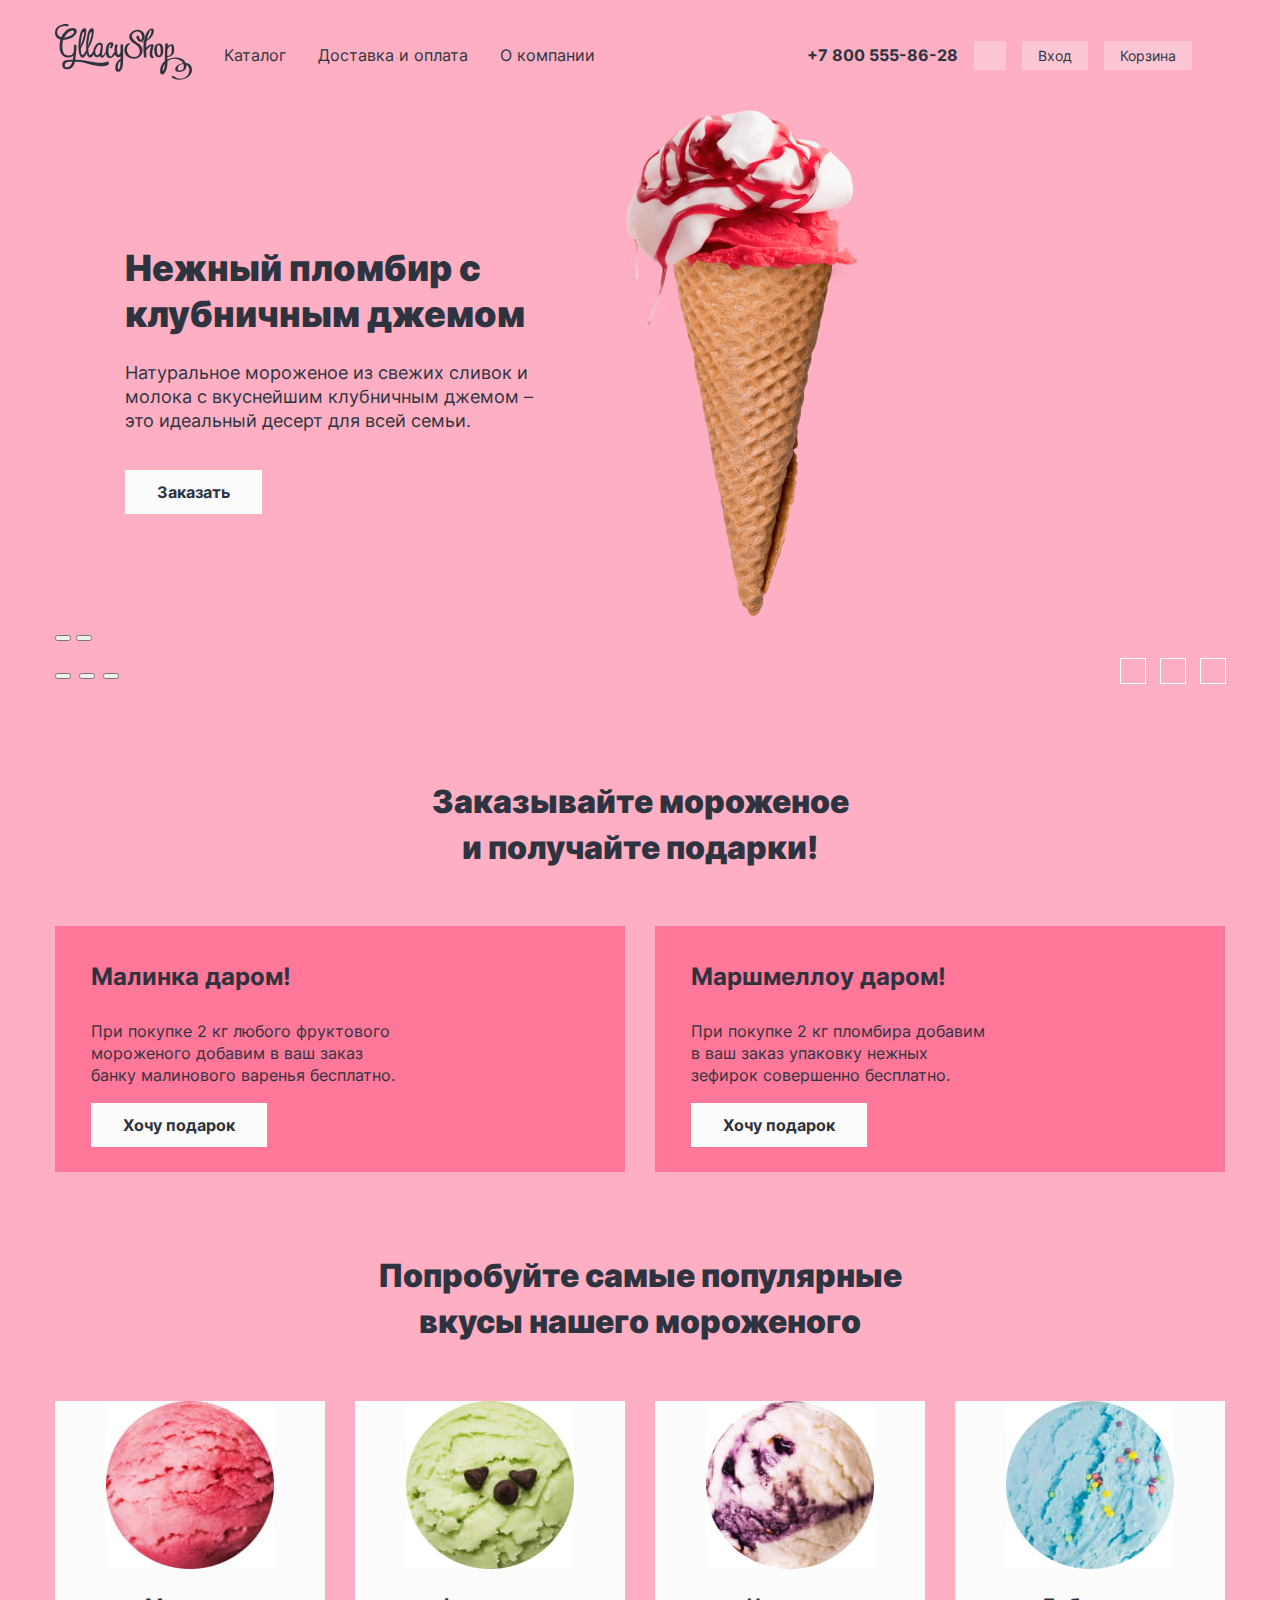
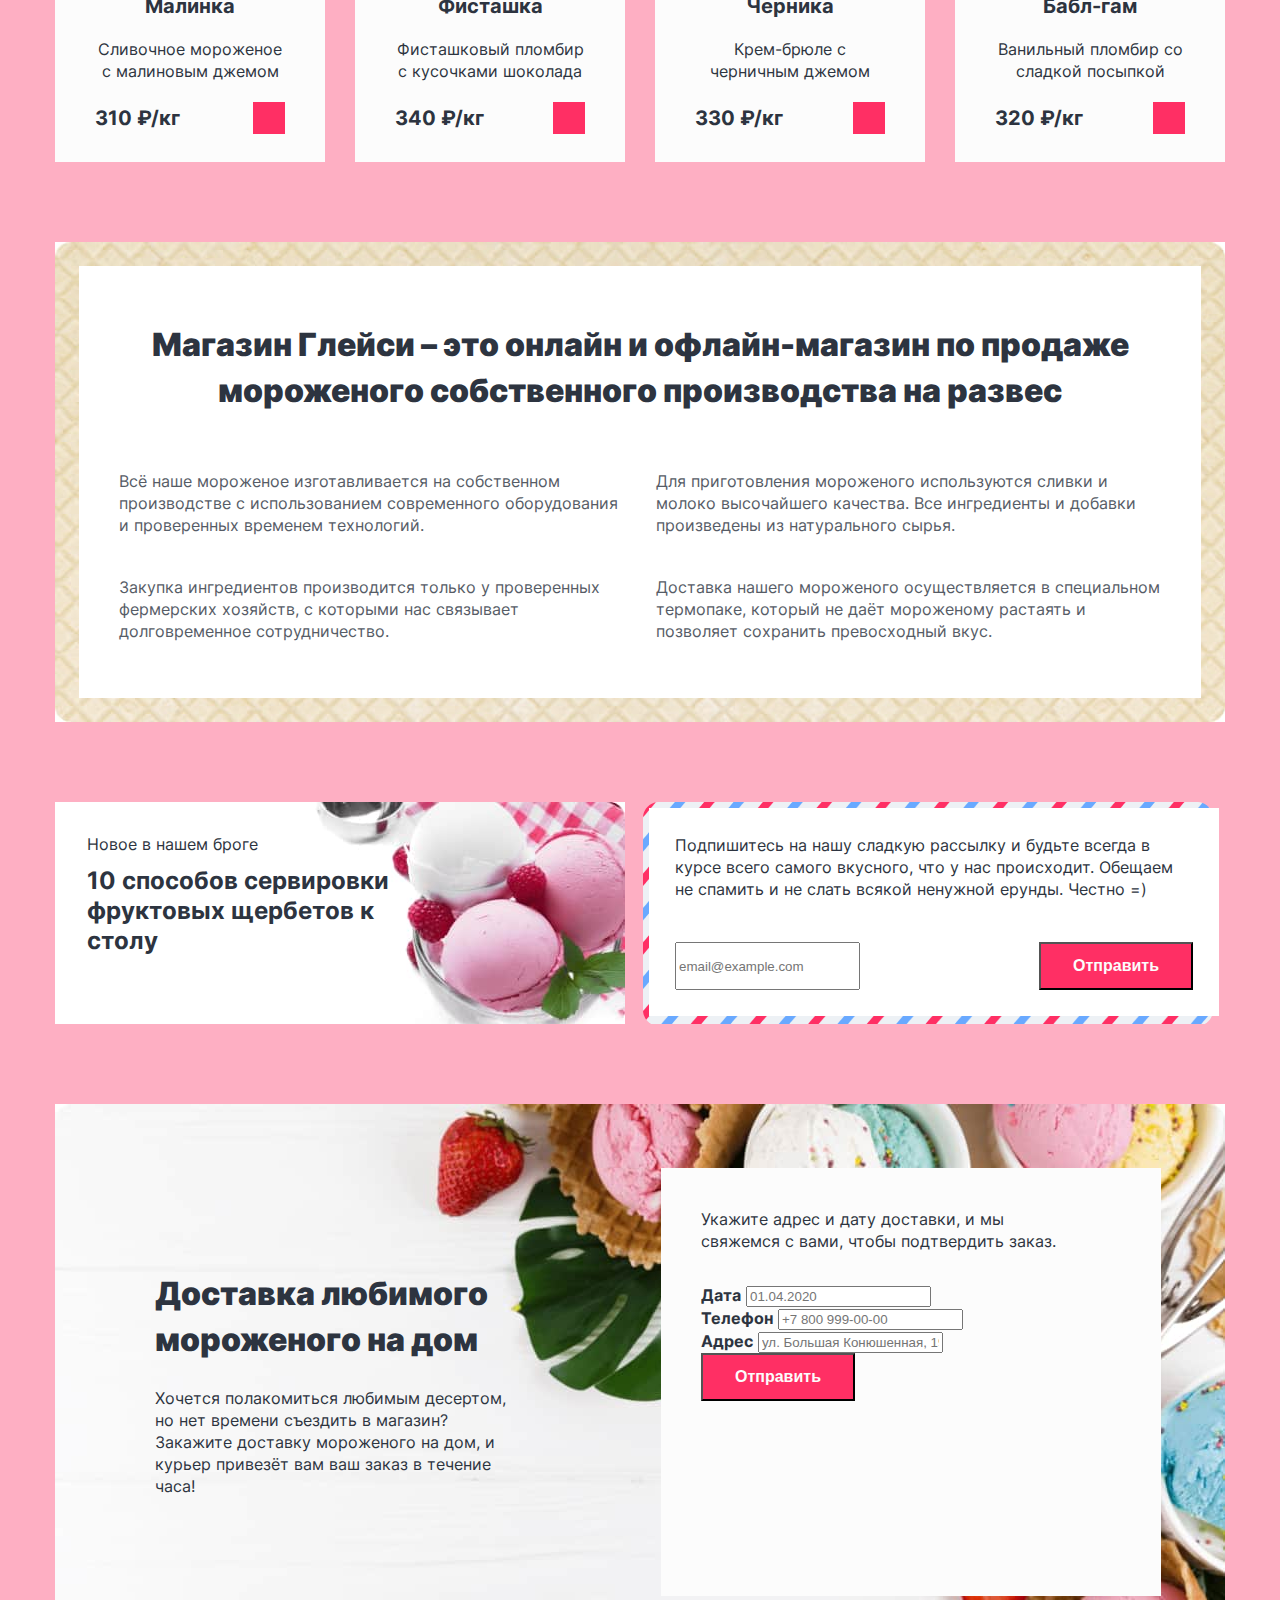
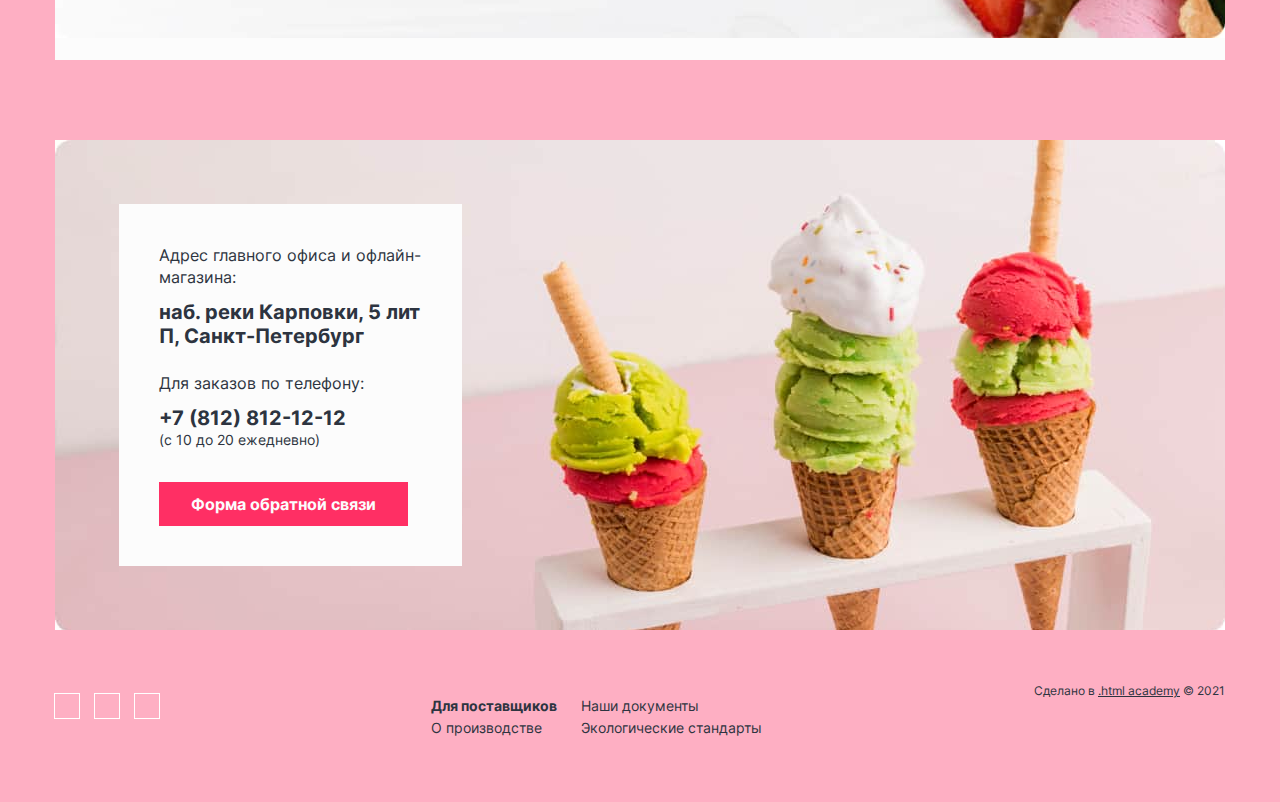
<file: 2/index.html>
<!DOCTYPE html>
<html lang="ru">
  <head>
    <meta charset="utf-8">
    <title>Gllacy Shop</title>
    <link rel="stylesheet" href="styles/style.css">
    <base href="https://htmlacademy-htmlcss.github.io/1527115-gllacy-1/2/">
</head>
  <body>
    <header class="page-header page-container">
      <!-- Шапка -->
      <div class="logo-wrapper">
        <a href="#">
          <img src="image/logo.svg" alt='Логотип "Gllacy Shop"' class="logo" width="137" height="56">
        </a>
      </div>
      <nav class="site-navigation">
        <ul class="site-navigation-list">
          <li class="site-navigation-item">
            <a class="site-navigation-link" href="catalog.html">Каталог</a>
          </li>
          <li class="site-navigation-item">
            <a class="site-navigation-link" href="#">Доставка и оплата</a>
          </li>
          <li class="site-navigation-item">
            <a class="site-navigation-link" href="#">О компании</a>
          </li>
        </ul>
      </nav>
      <a class="header-phone" href="tel:+78005558628">+7 800 555-86-28</a>
      <nav class="user-navigation">
        <ul class="user-navigation-list">
          <li class="user-navigation-item">
            <a class="user-navigation-link" href="#"><span class="visually-hidden">Поиск</span></a>
          </li>
          <li class="user-navigation-item">
            <a class="user-navigation-link" href="#">Вход</a>
          </li>
          <li class="user-navigation-item">
            <a class="user-navigation-link" href="#">Корзина</a>
          </li>
        </ul>
      </nav>
    </header>
    <!-- Основной блок -->
    <main class="main-wrapper main">
      <div class="page-container">
        <h1 class="visually-hidden">Магазин мороженого «Глеси»</h1>
        <!-- Карусель -->
        <section class="section-slider">
          <h2 class="visually-hidden">Слайдер продуктов</h2>
          <ul class="slider-list">
            <li class="slider-item">
              <div class="slider-item-wrapper">
                <h3 class="slide-title">Нежный пломбир с клубничным джемом</h3>
                <p class="slide-paragraph">Натуральное мороженое из свежих сливок и молока с вкуснейшим клубничным джемом – это идеальный десерт для всей семьи. </p>
                <a href="#" class="button button-order">Заказать</a>
              </div>
              <div class="slider-image-first-wrapper">
                <img src="image/strawberry-jam.png" alt="Пломбир с клубничным джемом" class="slider-image-first" width="329" height="507">
              </div>
            </li>
            <li class="slider-item visually-hidden">
              <div class="slider-item-wrapper">
                <h3 class="slide-title">Сливочное мороженое со вкусом банана</h3>
                <p class="slide-paragraph">Сливочное мороженое с ярким банановым вкусом подарит вам свежесть и наслаждение даже в самый жаркий летний день. </p>
                <a href="#" class="button button-order">Заказать</a>
              </div>
              <div class="slider-image-second-wrapper">
                <img src="image/banana.png" alt="Сливочное мороженое со вкусом банана" class="slider-image-second" width="312" height="507">
              </div>
            </li>
            <li class="slider-item visually-hidden">
              <div class="slider-item-wrapper">
                <h3 class="slide-title">Карамельный пломбир с маршмеллоу</h3>
                <p class="slide-paragraph">Необычный сладкий десерт с карамельным топпингом и кусочками зефира завоюет сердца сладкоежек всех возрастов.</p>
                <a href="#" class="button button-order">Заказать</a>
              </div>
              <div class="slider-image-last-wrapper">
                <img src="image/marshmello-ice-cream.png" alt="Карамельный пломбир с маршмеллоу" class="slider-image-last" width="350" height="507">
              </div>
            </li>
          </ul>
          <button class="slider-button slider-prev" type="button">
            <span class="visually-hidden">Предыдущий товар</span>
          </button>
          <button class="slider-button slider-next" type="button">
            <span class="visually-hidden">Следующий товар</span>
          </button>
          <div class="pagination-and-social">
            <ol class="slider-pagination">
              <li class="slider-pagination-item">
                <div class="slider-pagination-button-current">
                  <button class="slider-pagination-button " type="button">
                    <span class="visually-hidden">1 товар</span>
                  </button>
                </div>
              </li>
              <li class="slider-pagination-item">
                <div>
                  <button class="slider-pagination-button" type="button">
                    <span class="visually-hidden">2 товар</span>
                  </button>
                </div>
              </li>
              <li class="slider-pagination-item">
                <div>
                  <button class="slider-pagination-button" type="button">
                    <span class="visually-hidden">3 товар</span>
                  </button>
                </div>
              </li>
            </ol>
            <ul class="social-list">
              <li class="social-item">
                <a href="#" class="social-button">
                  <span class="visually-hidden">Телеграм</span>
                </a>
              </li>
              <li class="social-item">
                <a href="#" class="social-button">
                  <span class="visually-hidden">Вконтакте</span>
                </a>
              </li>
              <li class="social-item">
                <a href="#" class="social-button">
                  <span class="visually-hidden">Инстаграм</span>
                </a>
              </li>
            </ul>
          </div>
        </section>
        <!-- Спецпредложения -->
        <section class="special">
          <h2 class="special-title">Заказывайте мороженое и получайте подарки!</h2>
          <ul class="special-list">
            <li class="special-item">
              <div class="special-content-wrapper">
                <h3 class="special-item-title">Малинка даром!</h3>
                <p class="special-item-paragraph">При покупке 2 кг любого фруктового мороженого добавим в ваш заказ банку малинового варенья бесплатно.</p>
              </div>
              <a href="#" class="button special-item-button">Хочу подарок</a>
            </li>
            <li class="special-item">
              <div class="special-content-wrapper">
                <h3 class="special-item-title">Маршмеллоу даром!</h3>
                <p class="special-item-paragraph">При покупке 2 кг пломбира добавим в ваш заказ упаковку нежных зефирок совершенно бесплатно.</p>
              </div>
              <a href="#" class="button special-item-button">Хочу подарок</a>
            </li>
          </ul>
        </section>
        <!-- Популярное -->
        <section class="popular-cards">
          <h2 class="popular-cards-title">Попробуйте самые популярные вкусы нашего мороженого</h2>
          <ul class="card-list">
            <li class="card-item">
              <div class="card-item-wrapper">
                <div class="cadr-image-wrapper">
                  <a href="#" class="card-link">
                    <img src="image/foto-1.jpg" alt="Малиновое мороженое" class="card-item-image" width="168" height="168">
                  </a>
                </div>
                <a href="#" class="card-link">
                  <h3 class="card-item-title">Малинка</h3>
                </a>
                <p class="card-item-paragraph">Сливочное мороженое с малиновым джемом</p>
                <div class="price-and-basket">
                  <b class="card-price">310 ₽/кг</b>
                  <a href="#" class="pink-button card-add-basket"><span class="visually-hidden">Добавитиь в корзину</span></a>
                </div>
              </div>
            </li>
            <li class="card-item">
              <div class="card-item-wrapper">
                <div class="cadr-image-wrapper">
                  <a href="#" class="card-link">
                    <img src="image/foto-2.jpg" alt="Фисташковое мороженое" class="card-item-image" width="168" height="168">
                  </a>
                </div>
                <a href="#" class="card-link">
                  <h3 class="card-item-title">Фисташка</h3>
                </a>
                <p class="card-item-paragraph">Фисташковый пломбир с кусочками шоколада</p>
                <div class="price-and-basket">
                  <b class="card-price">340 ₽/кг</b>
                  <a href="#" class=" pink-button card-add-basket"><span class="visually-hidden">Добавитиь в корзину</span></a>
                </div>
              </div>
            </li>
            <li class="card-item">
              <div class="card-item-wrapper">
                <div class="cadr-image-wrapper">
                  <a href="#" class="card-link">
                    <img src="image/foto-3.jpg" alt="Черничное мороженое" class="card-item-image" width="168" height="168">
                  </a>
                </div>
                <a href="#" class="card-link">
                  <h3 class="card-item-title">Черника</h3>
                </a>
                <p class="card-item-paragraph">Крем-брюле с черничным джемом</p>
                <div class="price-and-basket">
                  <b class="card-price">330 ₽/кг</b>
                  <a href="#" class="pink-button card-add-basket"><span class="visually-hidden">Добавитиь в корзину</span></a>
                </div>
              </div>
            </li>
            <li class="card-item">
              <div class="card-item-wrapper">
                <div class="cadr-image-wrapper">
                  <a href="#" class="card-link">
                    <img src="image/foto-4.jpg" alt="Ванильное мороженое" class="card-item-image" width="168" height="168">
                  </a>
                </div>
                <a href="#" class="card-link">
                  <h3 class="card-item-title">Бабл-гам</h3>
                </a>
                <p class="card-item-paragraph">Ванильный пломбир со сладкой посыпкой</p>
                <div class="price-and-basket">
                  <b class="card-price">320 ₽/кг</b>
                  <a href="#" class="pink-button card-add-basket"><span class="visually-hidden">Добавитиь в корзину</span></a>
                </div>
              </div>
            </li>
          </ul>
        </section>
        <!-- О компании -->
        <div class="about-wrapper">
          <section class="about">
            <h2 class="about-title">Магазин Глейси – это онлайн и офлайн-магазин по продаже мороженого собственного производства на развес</h2>
            <ul class="about-list">
              <li class="about-item">
                Всё наше мороженое изготавливается на собственном производстве с использованием современного оборудования и проверенных временем технологий.
              </li>
              <li class="about-item">
                Для приготовления мороженого используются сливки и молоко высочайшего качества. Все ингредиенты и добавки произведены из натурального сырья.
              </li>
              <li class="about-item">
                Закупка ингредиентов производится только у проверенных фермерских хозяйств, с которыми нас связывает долговременное сотрудничество.
              </li>
              <li class="about-item">
                Доставка нашего мороженого осуществляется в специальном термопаке, который не даёт мороженому растаять и позволяет сохранить превосходный вкус.
              </li>
            </ul>
          </section>
        </div>
        <!-- Новости -->
        <div class="news-block-wrapper">
          <section class="news">
            <div class="news-wrapper">
              <h2 class="news-title">Новое в нашем броге</h2>
              <p class="news-paragraph">10 способов сервировки фруктовых щербетов к столу</p>
            </div>
          </section>
          <!-- Подписка -->
          <div class="subscribe-wrapper">
            <section class="subscribe">
              <h2 class="visually-hidden">Подписаться</h2>
              <p class="subscribe-paragraph">Подпишитесь на нашу сладкую рассылку и будьте всегда в курсе всего самого вкусного, что у нас происходит. Обещаем не спамить и не слать всякой ненужной ерунды. Честно =)</p>
              <form action="https://echo.htmlacademy.ru" method="post" class="subscribe-form">
                <label for="subscribe-email" class="visually-hidden">Email</label>
                <input class="field" placeholder="email@example.com" type="email" name="subscribe-email" id="subscribe-email" required>
                <button class="button pink-button subscribe-button" type="submit">Отправить</button>
              </form>
            </section>
          </div>
        </div>
        <!-- Доставка -->
        <section class="delivery">
          <div class="delivery-wrapper">
            <h2 class="delivery-title">Доставка любимого мороженого на дом</h2>
            <p class="delivery-paragraph">Хочется полакомиться любимым десертом, но нет времени съездить в магазин? Закажите доставку мороженого на дом, и курьер привезёт вам ваш заказ в течение часа!</p>
          </div>
          <section class="delivery-form-wrapper">
            <p class="delivery-form-paragraph">Укажите адрес и дату доставки, и мы свяжемся с вами, чтобы подтвердить заказ.</p>
            <form action="https://echo.htmlacademy.ru" class="delivery-form" method="post">
              <div class="delivery-form-data">
                <label class="form-label" for="delivery-data">Дата</label>
                <input type="text" id="delivery-data" name="delivery-data" placeholder="01.04.2020">
              </div>
              <div class="delivery-form-data">
                <label class="form-label" for="delivery-phone">Телефон</label>
                <input type="text" id="delivery-phone" name="delivery-phone" placeholder="+7 800 999-00-00">
              </div>
              <div class="delivery-form-data">
                <label class="form-label" for="delivery-addres">Адрес</label>
                <input type="text" id="delivery-addres" name="delivery-addres" placeholder="ул. Большая Конюшенная, 19/8">
              </div>
              <button class="button pink-button" type="submit">Отправить</button>
            </form>
          </section>
        </section>
        <!-- Контакты и форма обратной связи -->
        <section class="feedback">
          <section class="contacts">
            <div class="contacts-wrapper">
              <h2 class="contacts-title">Адрес главного офиса и офлайн-магазина:</h2>
              <p class="contacts-address">наб. реки Карповки, 5 лит П, Санкт-Петербург</p>
              <p class="contacts-phone-paragraph">Для заказов по телефону:</p>
              <a class="contacts-phone" href="tel:+78128121212">+7 (812) 812-12-12</a>
              <p class="contacts-paragraph">(с 10 до 20 ежедневно)</p>
              <a href="#" class="button pink-button contacts-button">Форма обратной связи</a>
            </div>
          </section>
        </section>
      </div>
    </main>
    <!-- Подвал -->
    <footer class="page-footer page-container">
      <section class="footer-social">
        <h2 class="visually-hidden">Социальные сети</h2>
        <ul class="social-list">
          <li class="social-item">
            <a href="#" class="social-button">
              <span class="visually-hidden">Телеграм</span>
            </a>
          </li>
          <li class="social-item">
            <a href="#" class="social-button">
              <span class="visually-hidden">Вконтакте</span>
            </a>
          </li>
          <li class="social-item">
            <a href="#" class="social-button">
              <span class="visually-hidden">YouTube</span>
            </a>
          </li>
        </ul>
      </section>
      <section class="footer-links">
        <ul class="footer-links-list">
          <li class="footer-links-item activ-link">
            <a href="#" class="footer-link">Для поставщиков</a>
          </li>
          <li class="footer-links-item">
            <a href="#" class="footer-link">О производстве</a>
          </li>
        </ul>
        <ul class="footer-links-list">
          <li class="footer-links-item">
            <a href="#" class="footer-link">Наши документы</a>
          </li>
          <li class="footer-links-item">
            <a href="#" class="footer-link">Экологические стандарты</a>
          </li>
        </ul>
      </section>
      <section class="copyright">
        <a class="htmlacademy-link" href="https://htmlacademy.ru/">Сделано в <span>.html academy</span> © 2021</a>
      </section>
    </footer>
  </body>
</html>
</file>
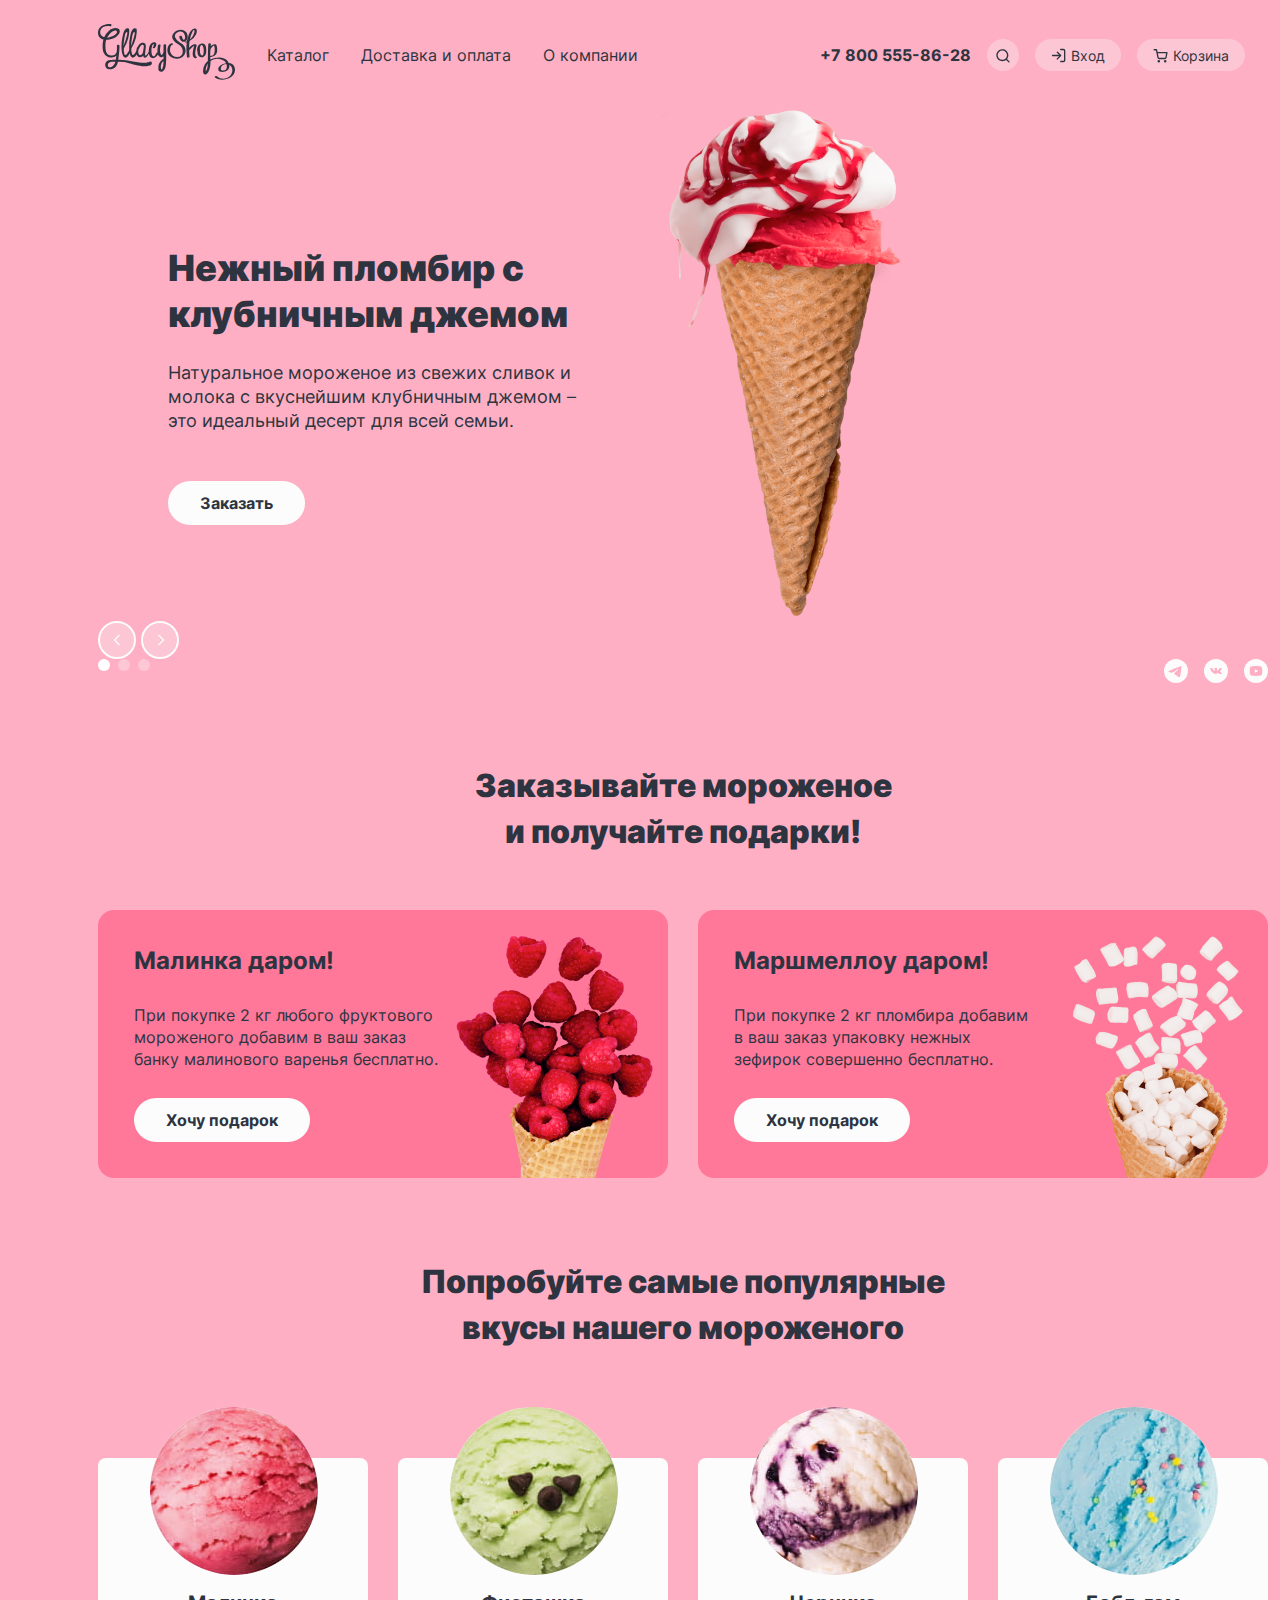
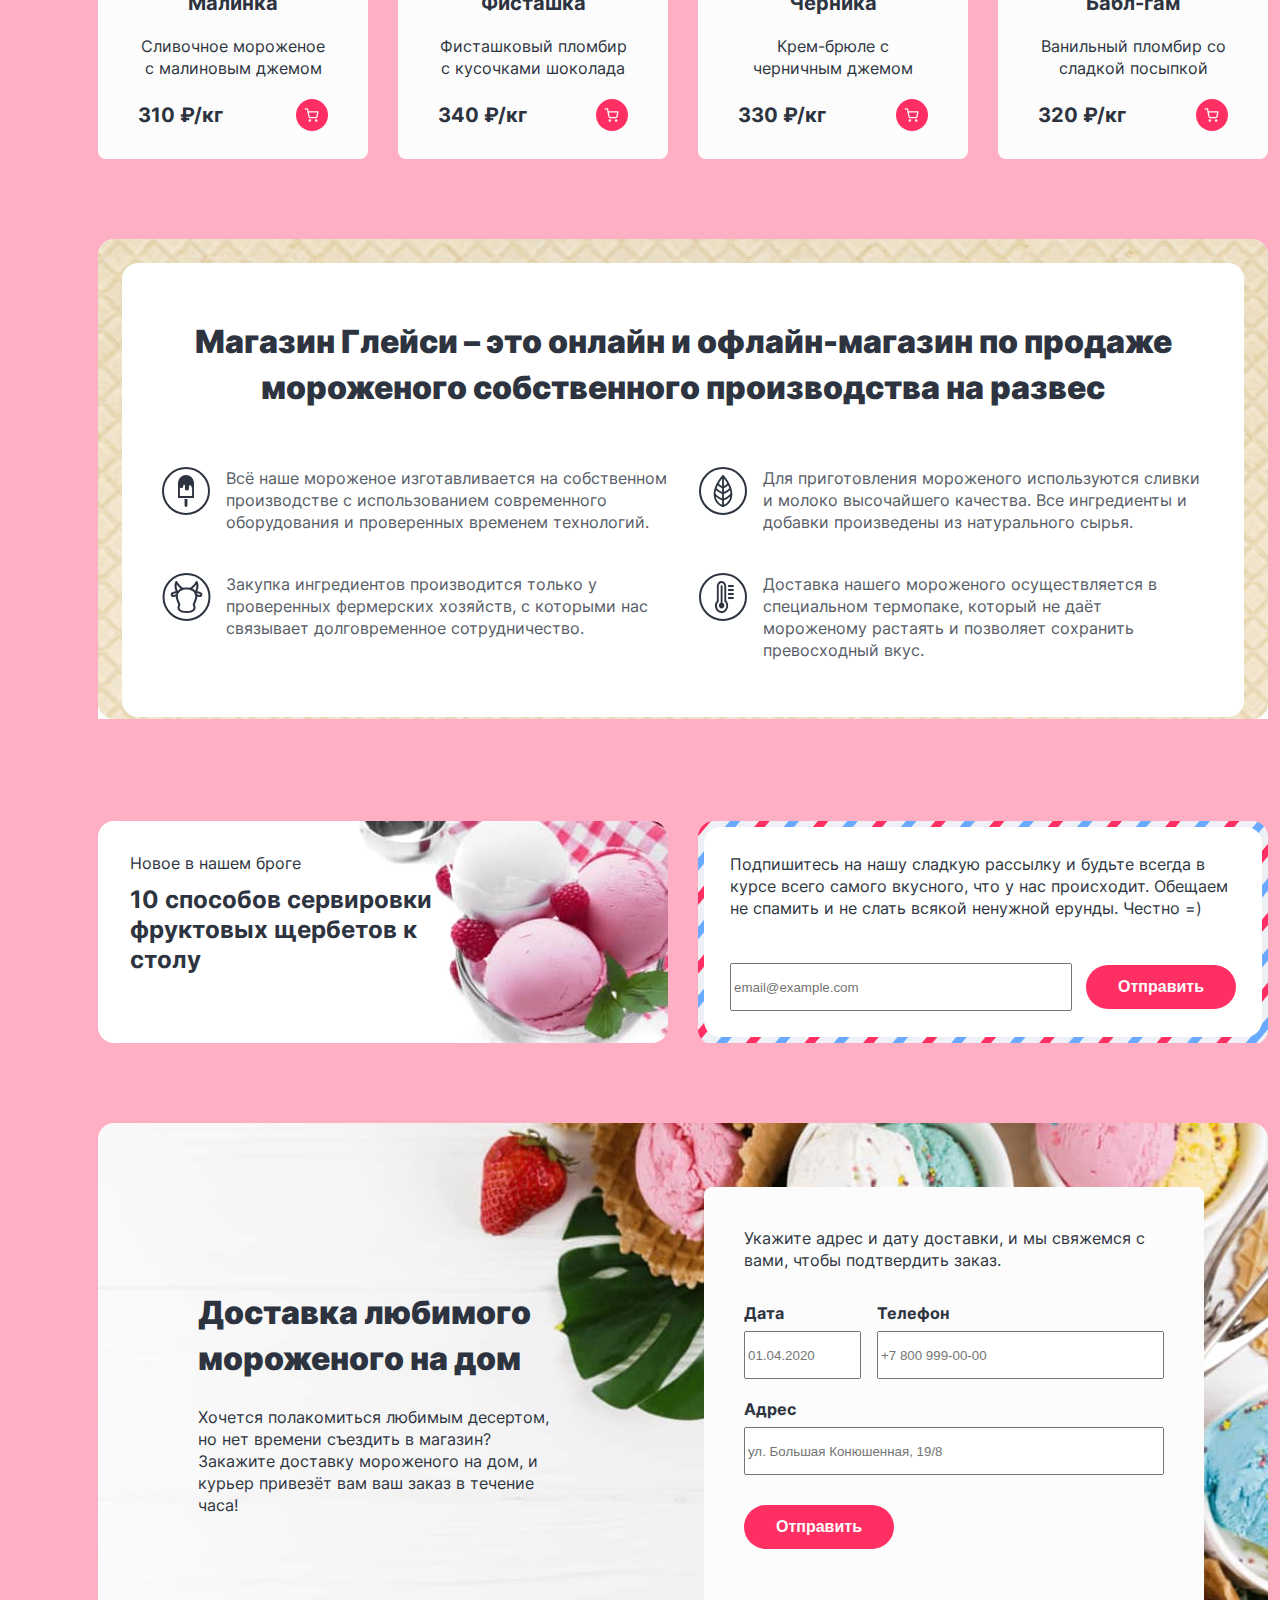
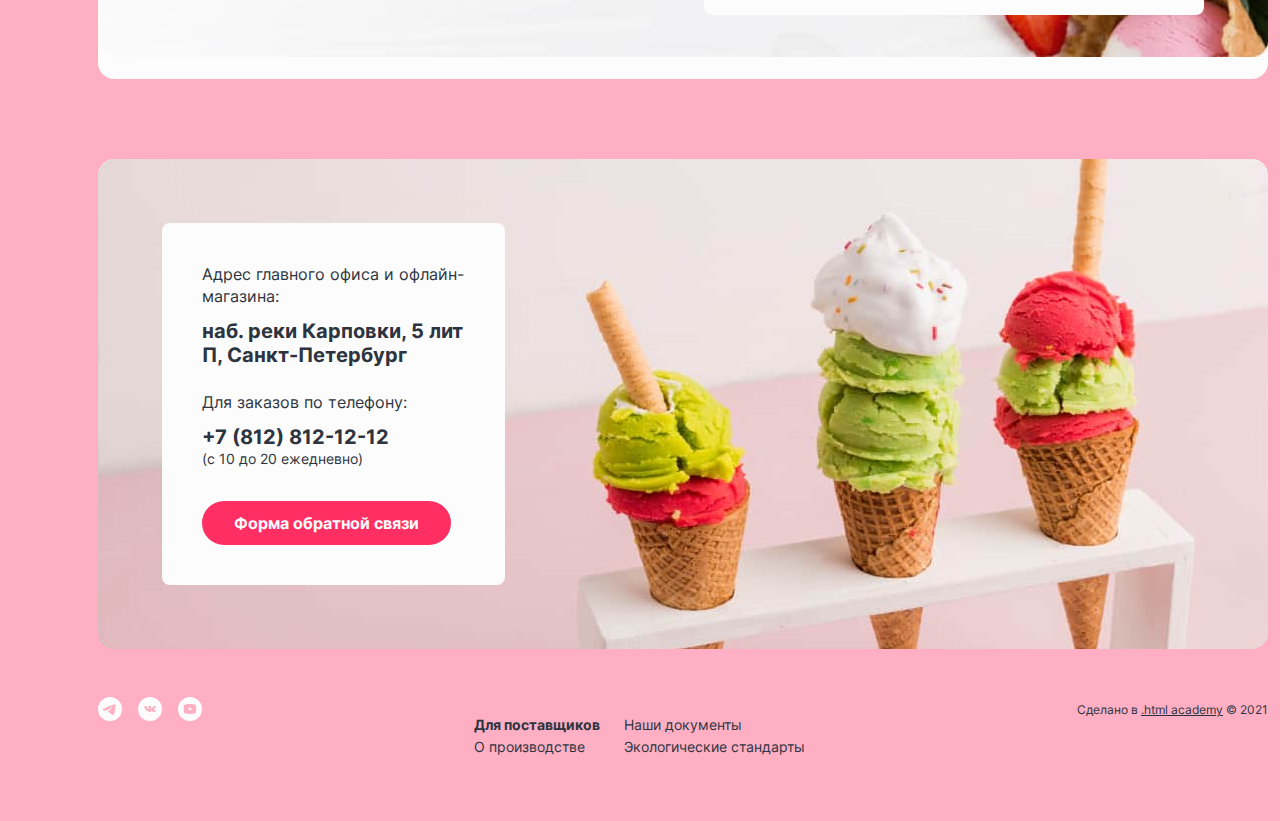
<file: 3/index.html>
<!DOCTYPE html>
<html lang="ru">
  <head>
    <meta charset="utf-8">
    <title>Gllacy Shop</title>
    <link rel="stylesheet" href="styles/style.css">
    <base href="https://htmlacademy-htmlcss.github.io/1527115-gllacy-1/3/">
</head>
  <body>
    <header class="page-header page-container">
      <!-- Шапка -->
      <div class="logo-wrapper">
        <a href="#">
          <img src="image/logo.svg" alt='Логотип "Gllacy Shop"' class="logo" width="137" height="56">
        </a>
      </div>
      <nav class="site-navigation">
        <ul class="site-navigation-list">
          <li class="site-navigation-item">
            <a class="site-navigation-link" href="catalog.html">Каталог</a>
          </li>
          <li class="site-navigation-item">
            <a class="site-navigation-link" href="#">Доставка и оплата</a>
          </li>
          <li class="site-navigation-item">
            <a class="site-navigation-link" href="#">О компании</a>
          </li>
        </ul>
      </nav>
      <a class="header-phone" href="tel:+78005558628">+7 800 555-86-28</a>
      <nav class="user-navigation">
        <ul class="user-navigation-list">
          <li class="user-navigation-item">
            <a class="user-navigation-link search" href="#">
              <svg class="navigation-icon" aria-hidden="true" focusable="false" xmlns="http://www.w3.org/2000/svg" width="16" height="16" viewBox="0 2 16 16" fill="none"><path fill="#2D3440" fill-rule="evenodd" d="M2.66 8.19a4.67 4.67 0 1 1 9.34 0 4.67 4.67 0 0 1-9.34 0Zm8.42 4.69a6 6 0 1 1 .94-.94l2.45 2.44a.67.67 0 1 1-.94.95l-2.45-2.45Z" clip-rule="evenodd"/></svg>
              <span class="visually-hidden">Поиск</span>
            </a>
          </li>
          <li class="user-navigation-item">
            <a class="user-navigation-link" href="#">
              <svg class="navigation-icon" aria-hidden="true" focusable="false" xmlns="http://www.w3.org/2000/svg" width="16" height="16" viewBox="0 0 16 16" fill="none"><path fill="#2D3440" fill-rule="evenodd" d="M9 2.52c0-.36.3-.66.67-.66h2.66a2 2 0 0 1 2 2v9.33a2 2 0 0 1-2 2H9.67a.67.67 0 0 1 0-1.33h2.66a.67.67 0 0 0 .67-.67V3.86a.67.67 0 0 0-.67-.67H9.67A.67.67 0 0 1 9 2.52Zm-3.14 2.2a.67.67 0 0 1 .94 0l3.33 3.33a.69.69 0 0 1 .13.18.66.66 0 0 1-.13.77L6.8 12.33a.67.67 0 1 1-.94-.94l2.2-2.2h-6.4a.67.67 0 1 1 0-1.33h6.4l-2.2-2.2a.67.67 0 0 1 0-.94Z" clip-rule="evenodd"/></svg>
              Вход
            </a>
          </li>
          <li class="user-navigation-item">
            <a class="user-navigation-link" href="#">
              <svg class="navigation-icon" aria-hidden="true" focusable="false" xmlns="http://www.w3.org/2000/svg" width="16" height="16" viewBox="0 0 16 16" fill="none"><path fill="#2D3440" fill-rule="evenodd" d="M1.17 2.1a.67.67 0 0 0 0 1.34h1.77l.47 2.34v.05l.97 4.83a1.83 1.83 0 0 0 1.82 1.47h5.62a1.83 1.83 0 0 0 1.82-1.47l.93-4.86a.67.67 0 0 0-.66-.8h-9.3l-.47-2.36a.67.67 0 0 0-.66-.53H1.17Zm4.52 8.3-.81-4.06h8.23l-.78 4.07a.5.5 0 0 1-.49.39H6.18a.5.5 0 0 1-.49-.4Zm-1.13 3.96a1.25 1.25 0 1 1 2.49 0 1.25 1.25 0 0 1-2.5 0Zm6.37 0a1.25 1.25 0 1 1 2.5 0 1.25 1.25 0 0 1-2.5 0Z" clip-rule="evenodd"/></svg>
              Корзина
            </a>
          </li>
        </ul>
      </nav>
    </header>
    <!-- Основной блок -->
    <main class="main-wrapper main">
      <div class="page-container">
        <h1 class="visually-hidden">Магазин мороженого «Глеси»</h1>
        <!-- Карусель -->
        <section class="section-slider">
          <h2 class="visually-hidden">Слайдер продуктов</h2>
          <ul class="slider-list">
            <li class="slider-item">
              <div class="slider-item-wrapper">
                <h3 class="slide-title">Нежный пломбир с клубничным джемом</h3>
                <p class="slide-paragraph">Натуральное мороженое из свежих сливок и молока с вкуснейшим клубничным джемом – это идеальный десерт для всей семьи. </p>
                <a href="#" class="button button-order">Заказать</a>
              </div>
              <div class="slider-image-first-wrapper">
                <img src="image/strawberry-jam.png" alt="Пломбир с клубничным джемом" class="slider-image-first" width="329" height="507">
              </div>
            </li>
            <li class="slider-item visually-hidden">
              <div class="slider-item-wrapper">
                <h3 class="slide-title">Сливочное мороженое со вкусом банана</h3>
                <p class="slide-paragraph">Сливочное мороженое с ярким банановым вкусом подарит вам свежесть и наслаждение даже в самый жаркий летний день. </p>
                <a href="#" class="button button-order">Заказать</a>
              </div>
              <div class="slider-image-second-wrapper">
                <img src="image/banana.png" alt="Сливочное мороженое со вкусом банана" class="slider-image-second" width="312" height="507">
              </div>
            </li>
            <li class="slider-item visually-hidden">
              <div class="slider-item-wrapper">
                <h3 class="slide-title">Карамельный пломбир с маршмеллоу</h3>
                <p class="slide-paragraph">Необычный сладкий десерт с карамельным топпингом и кусочками зефира завоюет сердца сладкоежек всех возрастов.</p>
                <a href="#" class="button button-order">Заказать</a>
              </div>
              <div class="slider-image-last-wrapper">
                <img src="image/marshmello-ice-cream.png" alt="Карамельный пломбир с маршмеллоу" class="slider-image-last" width="350" height="507">
              </div>
            </li>
          </ul>
          <button class="slider-button slider-prev" type="button">
            <svg aria-hidden="true" focusable="false" xmlns="http://www.w3.org/2000/svg" width="16" height="16" viewBox="0 0 16 16" fill="none"><path fill="#FCFCFC" fill-rule="evenodd" d="M9.71 13.14a.67.67 0 0 0 .94-.95L6.45 8l4.2-4.2a.66.66 0 0 0-.94-.94L5.04 7.52a.66.66 0 0 0 0 .94l4.67 4.68Z" clip-rule="evenodd"/></svg>
            <span class="visually-hidden">Предыдущий товар</span>
          </button>
          <button class="slider-button slider-next" type="button">
            <svg aria-hidden="true" focusable="false" xmlns="http://www.w3.org/2000/svg" width="16" height="16" viewBox="0 0 16 16" fill="none"><path fill="#FCFCFC" fill-rule="evenodd" d="M7.29 2.86a.66.66 0 1 0-.94.95l4.2 4.2-4.2 4.2a.67.67 0 0 0 .94.94l4.67-4.67a.66.66 0 0 0 0-.94L7.3 2.86Z" clip-rule="evenodd"/></svg>
            <span class="visually-hidden">Следующий товар</span>
          </button>
          <div class="pagination-and-social">
            <ol class="slider-pagination">
              <li class="slider-pagination-item">
                <button class="slider-pagination-button current" type="button">
                  <span class="visually-hidden">1 товар</span>
                </button>
              </li>
              <li class="slider-pagination-item">
                <button class="slider-pagination-button" type="button">
                  <span class="visually-hidden">2 товар</span>
                </button>
              </li>
              <li class="slider-pagination-item">
                <button class="slider-pagination-button" type="button">
                  <span class="visually-hidden">3 товар</span>
                </button>
              </li>
            </ol>
            <ul class="social-list">
              <li class="social-item">
                <a href="https://t.me/htmlacademy" class="social-button">
                  <svg aria-hidden="true" focusable="false" xmlns="http://www.w3.org/2000/svg" width="24" height="24" viewBox="0 0 24 24" fill="none"><path fill="#FCFCFC" fill-rule="evenodd" d="M24 12a12 12 0 1 1-24 0 12 12 0 0 1 24 0ZM12.43 8.86c-1.17.48-3.5 1.49-7 3.01-.57.23-.86.45-.9.67-.04.36.42.5 1.04.7l.27.08c.6.2 1.43.44 1.86.45.39 0 .82-.16 1.3-.48 3.27-2.21 4.96-3.33 5.06-3.35.08-.02.18-.04.25.02.07.07.07.18.06.22-.05.19-1.84 1.86-2.77 2.72a28.24 28.24 0 0 0-.82.79c-.57.54-1 .96.02 1.63.5.32.89.59 1.28.85a88.77 88.77 0 0 0 1.8 1.23c.5.35.95.67 1.5.62.32-.03.65-.33.82-1.23.4-2.13 1.18-6.73 1.36-8.63.01-.16 0-.31-.02-.47a.5.5 0 0 0-.17-.33.78.78 0 0 0-.46-.14c-.46.01-1.15.25-4.48 1.64Z" clip-rule="evenodd"/></svg>
                  <span class="visually-hidden">Телеграм</span>
                </a>
              </li>
              <li class="social-item">
                <a href="https://vk.com/htmlacademy" class="social-button">
                  <svg aria-hidden="true" focusable="false" xmlns="http://www.w3.org/2000/svg" width="24" height="24" viewBox="0 0 24 24" fill="none"><path fill="#FCFCFC" fill-rule="evenodd" d="M24 12a12 12 0 1 1-24 0 12 12 0 0 1 24 0Zm-11.41 2.97h-.72s-1.58.09-2.98-1.18C7.37 12.4 6.03 9.65 6.03 9.65s-.07-.18 0-.27c.1-.1.36-.1.36-.1l1.72-.01s.16.02.27.1c.1.05.15.17.15.17s.28.61.65 1.17c.71 1.08 1.05 1.32 1.29 1.2.35-.16.25-1.53.25-1.53s0-.5-.18-.71c-.14-.17-.41-.22-.53-.24-.1-.01.06-.2.26-.3.31-.13.86-.13 1.5-.13.5 0 .65.03.84.07.46.1.44.41.41 1.08l-.02.7v.18c-.01.34-.02.73.23.88.13.07.45 0 1.26-1.19.38-.56.66-1.23.66-1.23s.07-.12.16-.17c.1-.05.24-.04.24-.04h1.8s.54-.06.63.15c.1.23-.2.75-.94 1.61-.7.82-1.03 1.12-1 1.38.01.2.23.38.66.72.89.73 1.13 1.1 1.18 1.2l.01.01c.4.58-.44.62-.44.62l-1.6.02s-.34.06-.8-.2a3.94 3.94 0 0 1-.69-.6c-.33-.34-.65-.66-.91-.58-.45.12-.44.96-.44.96s0 .18-.1.28c-.1.1-.32.12-.32.12Z" clip-rule="evenodd"/></svg>
                  <span class="visually-hidden">Вконтакте</span>
                </a>
              </li>
              <li class="social-item">
                <a href="https://www.youtube.com/user/htmlacademyru" class="social-button">
                  <svg xmlns="http://www.w3.org/2000/svg" width="24" height="24" fill="none"><path fill="#FCFCFC" d="m14 11.8-2.8-1.32c-.25-.11-.45.01-.45.29v2.46c0 .28.2.4.45.29L14 12.2c.25-.12.25-.3 0-.42ZM12 0a12 12 0 1 0 0 24 12 12 0 0 0 0-24Zm0 16.88c-6.14 0-6.25-.56-6.25-4.88s.1-4.88 6.25-4.88c6.14 0 6.25.56 6.25 4.88s-.1 4.88-6.25 4.88Z"/></svg>
                  <span class="visually-hidden">YouTube</span>
                </a>
              </li>
            </ul>
          </div>
        </section>
        <!-- Спецпредложения -->
        <section class="special">
          <h2 class="special-title">Заказывайте мороженое и получайте подарки!</h2>
          <ul class="special-list">
            <li class="special-item raspberries">
              <div class="special-content-wrapper">
                <h3 class="special-item-title">Малинка даром!</h3>
                <p class="special-item-paragraph">При покупке 2 кг любого фруктового мороженого добавим в ваш заказ банку малинового варенья бесплатно.</p>
              </div>
              <a href="#" class="button special-item-button">Хочу подарок</a>
            </li>
            <li class="special-item marshmello">
              <div class="special-content-wrapper">
                <h3 class="special-item-title">Маршмеллоу даром!</h3>
                <p class="special-item-paragraph">При покупке 2 кг пломбира добавим в ваш заказ упаковку нежных зефирок совершенно бесплатно.</p>
              </div>
              <a href="#" class="button special-item-button">Хочу подарок</a>
            </li>
          </ul>
        </section>
        <!-- Популярное -->
        <section class="popular-cards">
          <h2 class="popular-cards-title">Попробуйте самые популярные вкусы нашего мороженого</h2>
          <ul class="card-list">
            <li class="card-item">
              <div class="card-item-wrapper">
                <div class="card-image-wrapper">
                  <a href="#" class="card-link">
                    <img src="image/foto-1.jpg" alt="Малиновое мороженое" class="card-item-image" width="168" height="168">
                  </a>
                </div>
                <a href="#" class="card-link">
                  <h3 class="card-item-title">Малинка</h3>
                </a>
                <p class="card-item-paragraph">Сливочное мороженое с малиновым джемом</p>
                <div class="price-and-basket">
                  <b class="card-price">310 ₽/кг</b>
                  <a href="#" class="pink-button card-add-basket">
                    <svg class="card-icon" aria-hidden="true" focusable="false" xmlns="http://www.w3.org/2000/svg" width="16" height="16" viewBox="0 0 16 16" fill="none"><path fill-rule="evenodd" d="M1.17 1.25a.67.67 0 0 0 0 1.33h1.77l.47 2.34v.05l.97 4.84a1.83 1.83 0 0 0 1.82 1.46h5.62a1.83 1.83 0 0 0 1.82-1.46V9.8l.93-4.86a.67.67 0 0 0-.66-.8h-9.3L4.14 1.8a.67.67 0 0 0-.66-.54H1.17Zm4.52 8.3-.81-4.07h8.23l-.78 4.07a.5.5 0 0 1-.49.4H6.18a.5.5 0 0 1-.49-.4ZM4.56 13.5a1.25 1.25 0 1 1 2.49 0 1.25 1.25 0 0 1-2.5 0Zm6.37 0a1.25 1.25 0 1 1 2.5 0 1.25 1.25 0 0 1-2.5 0Z" clip-rule="evenodd"/></svg>
                    <span class="visually-hidden">Добавитиь в корзину</span>
                  </a>
                </div>
              </div>
            </li>
            <li class="card-item">
              <div class="card-item-wrapper">
                <div class="card-image-wrapper">
                  <a href="#" class="card-link">
                    <img src="image/foto-2.jpg" alt="Фисташковое мороженое" class="card-item-image" width="168" height="168">
                  </a>
                </div>
                <a href="#" class="card-link">
                  <h3 class="card-item-title">Фисташка</h3>
                </a>
                <p class="card-item-paragraph">Фисташковый пломбир с кусочками шоколада</p>
                <div class="price-and-basket">
                  <b class="card-price">340 ₽/кг</b>
                  <a href="#" class="pink-button card-add-basket">
                    <svg class="card-icon" aria-hidden="true" focusable="false" xmlns="http://www.w3.org/2000/svg" width="16" height="16" viewBox="0 0 16 16" fill="none"><path fill-rule="evenodd" d="M1.17 1.25a.67.67 0 0 0 0 1.33h1.77l.47 2.34v.05l.97 4.84a1.83 1.83 0 0 0 1.82 1.46h5.62a1.83 1.83 0 0 0 1.82-1.46V9.8l.93-4.86a.67.67 0 0 0-.66-.8h-9.3L4.14 1.8a.67.67 0 0 0-.66-.54H1.17Zm4.52 8.3-.81-4.07h8.23l-.78 4.07a.5.5 0 0 1-.49.4H6.18a.5.5 0 0 1-.49-.4ZM4.56 13.5a1.25 1.25 0 1 1 2.49 0 1.25 1.25 0 0 1-2.5 0Zm6.37 0a1.25 1.25 0 1 1 2.5 0 1.25 1.25 0 0 1-2.5 0Z" clip-rule="evenodd"/></svg>
                    <span class="visually-hidden">Добавитиь в корзину</span>
                  </a>
                </div>
              </div>
            </li>
            <li class="card-item">
              <div class="card-item-wrapper">
                <div class="card-image-wrapper">
                  <a href="#" class="card-link">
                    <img src="image/foto-3.jpg" alt="Черничное мороженое" class="card-item-image" width="168" height="168">
                  </a>
                </div>
                <a href="#" class="card-link">
                  <h3 class="card-item-title">Черника</h3>
                </a>
                <p class="card-item-paragraph">Крем-брюле с черничным джемом</p>
                <div class="price-and-basket">
                  <b class="card-price">330 ₽/кг</b>
                  <a href="#" class="pink-button card-add-basket">
                    <svg class="card-icon" aria-hidden="true" focusable="false" xmlns="http://www.w3.org/2000/svg" width="16" height="16" viewBox="0 0 16 16" fill="none"><path fill-rule="evenodd" d="M1.17 1.25a.67.67 0 0 0 0 1.33h1.77l.47 2.34v.05l.97 4.84a1.83 1.83 0 0 0 1.82 1.46h5.62a1.83 1.83 0 0 0 1.82-1.46V9.8l.93-4.86a.67.67 0 0 0-.66-.8h-9.3L4.14 1.8a.67.67 0 0 0-.66-.54H1.17Zm4.52 8.3-.81-4.07h8.23l-.78 4.07a.5.5 0 0 1-.49.4H6.18a.5.5 0 0 1-.49-.4ZM4.56 13.5a1.25 1.25 0 1 1 2.49 0 1.25 1.25 0 0 1-2.5 0Zm6.37 0a1.25 1.25 0 1 1 2.5 0 1.25 1.25 0 0 1-2.5 0Z" clip-rule="evenodd"/></svg>
                    <span class="visually-hidden">Добавитиь в корзину</span>
                  </a>
                </div>
              </div>
            </li>
            <li class="card-item">
              <div class="card-item-wrapper">
                <div class="card-image-wrapper">
                  <a href="#" class="card-link">
                    <img src="image/foto-4.jpg" alt="Ванильное мороженое" class="card-item-image" width="168" height="168">
                  </a>
                </div>
                <a href="#" class="card-link">
                  <h3 class="card-item-title">Бабл-гам</h3>
                </a>
                <p class="card-item-paragraph">Ванильный пломбир со сладкой посыпкой</p>
                <div class="price-and-basket">
                  <b class="card-price">320 ₽/кг</b>
                  <a href="#" class="pink-button card-add-basket">
                    <svg class="card-icon" aria-hidden="true" focusable="false" xmlns="http://www.w3.org/2000/svg" width="16" height="16" viewBox="0 0 16 16" fill="none"><path fill-rule="evenodd" d="M1.17 1.25a.67.67 0 0 0 0 1.33h1.77l.47 2.34v.05l.97 4.84a1.83 1.83 0 0 0 1.82 1.46h5.62a1.83 1.83 0 0 0 1.82-1.46V9.8l.93-4.86a.67.67 0 0 0-.66-.8h-9.3L4.14 1.8a.67.67 0 0 0-.66-.54H1.17Zm4.52 8.3-.81-4.07h8.23l-.78 4.07a.5.5 0 0 1-.49.4H6.18a.5.5 0 0 1-.49-.4ZM4.56 13.5a1.25 1.25 0 1 1 2.49 0 1.25 1.25 0 0 1-2.5 0Zm6.37 0a1.25 1.25 0 1 1 2.5 0 1.25 1.25 0 0 1-2.5 0Z" clip-rule="evenodd"/></svg>
                    <span class="visually-hidden">Добавитиь в корзину</span>
                  </a>
                </div>
              </div>
            </li>
          </ul>
        </section>
        <!-- О компании -->
        <div class="about-wrapper">
          <section class="about">
            <h2 class="about-title">Магазин Глейси – это онлайн и офлайн-магазин по продаже мороженого собственного производства на развес</h2>
            <ul class="about-list">
              <li class="about-item ice-cream">
                Всё наше мороженое изготавливается на собственном производстве с использованием современного оборудования и проверенных временем технологий.
              </li>
              <li class="about-item sheet">
                Для приготовления мороженого используются сливки и молоко высочайшего качества. Все ингредиенты и добавки произведены из натурального сырья.
              </li>
              <li class="about-item cow">
                Закупка ингредиентов производится только у проверенных фермерских хозяйств, с которыми нас связывает долговременное сотрудничество.
              </li>
              <li class="about-item thermometer">
                Доставка нашего мороженого осуществляется в специальном термопаке, который не даёт мороженому растаять и позволяет сохранить превосходный вкус.
              </li>
            </ul>
          </section>
        </div>
        <!-- Новости -->
        <div class="news-block-wrapper">
          <section class="news">
            <div class="news-wrapper">
              <h2 class="news-title">Новое в нашем броге</h2>
              <p class="news-paragraph">10 способов сервировки фруктовых щербетов к столу</p>
            </div>
          </section>
          <!-- Подписка -->
          <div class="subscribe-wrapper">
            <section class="subscribe">
              <h2 class="visually-hidden">Подписаться</h2>
              <p class="subscribe-paragraph">Подпишитесь на нашу сладкую рассылку и будьте всегда в курсе всего самого вкусного, что у нас происходит. Обещаем не спамить и не слать всякой ненужной ерунды. Честно =)</p>
              <form action="https://echo.htmlacademy.ru" method="post" class="subscribe-form">
                <label for="subscribe-email" class="visually-hidden">Email</label>
                <input class="field" placeholder="email@example.com" type="email" name="subscribe-email" id="subscribe-email" required>
                <button class="button pink-button subscribe-button" type="submit">Отправить</button>
              </form>
            </section>
          </div>
        </div>
        <!-- Доставка -->
        <section class="delivery">
          <div class="delivery-wrapper">
            <h2 class="delivery-title">Доставка любимого мороженого на дом</h2>
            <p class="delivery-paragraph">Хочется полакомиться любимым десертом, но нет времени съездить в магазин? Закажите доставку мороженого на дом, и курьер привезёт вам ваш заказ в течение часа!</p>
          </div>
          <section class="delivery-form-wrapper">
            <form action="https://echo.htmlacademy.ru" class="delivery-form" method="post">
              <p class="delivery-form-paragraph">Укажите адрес и дату доставки, и мы свяжемся с вами, чтобы подтвердить заказ.</p>
              <div class="delivery-form-data field">
                <label class="form-label" for="delivery-data">Дата</label>
                <input type="text" id="delivery-data" name="delivery-data" placeholder="01.04.2020">
              </div>
              <div class="delivery-form-phone field">
                <label class="form-label" for="delivery-phone">Телефон</label>
                <input type="text" id="delivery-phone" name="delivery-phone" placeholder="+7 800 999-00-00">
              </div>
              <div class="delivery-form-addres field">
                <label class="form-label" for="delivery-addres">Адрес</label>
                <input type="text" id="delivery-addres" name="delivery-addres" placeholder="ул. Большая Конюшенная, 19/8">
              </div>
              <button class="button pink-button delivery-form-button" type="submit">Отправить</button>
            </form>
          </section>
        </section>
        <!-- Контакты и форма обратной связи -->
        <section class="feedback">
          <section class="contacts">
            <div class="contacts-wrapper">
              <h2 class="contacts-title">Адрес главного офиса и офлайн-магазина:</h2>
              <p class="contacts-address">наб. реки Карповки, 5 лит П, Санкт-Петербург</p>
              <p class="contacts-phone-paragraph">Для заказов по телефону:</p>
              <a class="contacts-phone" href="tel:+78128121212">+7 (812) 812-12-12</a>
              <p class="contacts-paragraph">(с 10 до 20 ежедневно)</p>
              <a href="#" class="button pink-button contacts-button">Форма обратной связи</a>
            </div>
          </section>
        </section>
      </div>
    </main>
    <!-- Подвал -->
    <footer class="page-footer page-container">
      <section class="footer-social">
        <h2 class="visually-hidden">Социальные сети</h2>
        <ul class="social-list">
          <li class="social-item">
            <a href="https://t.me/htmlacademy" class="social-button">
              <svg aria-hidden="true" focusable="false" xmlns="http://www.w3.org/2000/svg" width="24" height="24" viewBox="0 0 24 24" fill="none"><path fill="#FCFCFC" fill-rule="evenodd" d="M24 12a12 12 0 1 1-24 0 12 12 0 0 1 24 0ZM12.43 8.86c-1.17.48-3.5 1.49-7 3.01-.57.23-.86.45-.9.67-.04.36.42.5 1.04.7l.27.08c.6.2 1.43.44 1.86.45.39 0 .82-.16 1.3-.48 3.27-2.21 4.96-3.33 5.06-3.35.08-.02.18-.04.25.02.07.07.07.18.06.22-.05.19-1.84 1.86-2.77 2.72a28.24 28.24 0 0 0-.82.79c-.57.54-1 .96.02 1.63.5.32.89.59 1.28.85a88.77 88.77 0 0 0 1.8 1.23c.5.35.95.67 1.5.62.32-.03.65-.33.82-1.23.4-2.13 1.18-6.73 1.36-8.63.01-.16 0-.31-.02-.47a.5.5 0 0 0-.17-.33.78.78 0 0 0-.46-.14c-.46.01-1.15.25-4.48 1.64Z" clip-rule="evenodd"/></svg>
              <span class="visually-hidden">Телеграм</span>
            </a>
          </li>
          <li class="social-item">
            <a href="https://vk.com/htmlacademy" class="social-button">
              <svg aria-hidden="true" focusable="false" xmlns="http://www.w3.org/2000/svg" width="24" height="24" viewBox="0 0 24 24" fill="none"><path fill="#FCFCFC" fill-rule="evenodd" d="M24 12a12 12 0 1 1-24 0 12 12 0 0 1 24 0Zm-11.41 2.97h-.72s-1.58.09-2.98-1.18C7.37 12.4 6.03 9.65 6.03 9.65s-.07-.18 0-.27c.1-.1.36-.1.36-.1l1.72-.01s.16.02.27.1c.1.05.15.17.15.17s.28.61.65 1.17c.71 1.08 1.05 1.32 1.29 1.2.35-.16.25-1.53.25-1.53s0-.5-.18-.71c-.14-.17-.41-.22-.53-.24-.1-.01.06-.2.26-.3.31-.13.86-.13 1.5-.13.5 0 .65.03.84.07.46.1.44.41.41 1.08l-.02.7v.18c-.01.34-.02.73.23.88.13.07.45 0 1.26-1.19.38-.56.66-1.23.66-1.23s.07-.12.16-.17c.1-.05.24-.04.24-.04h1.8s.54-.06.63.15c.1.23-.2.75-.94 1.61-.7.82-1.03 1.12-1 1.38.01.2.23.38.66.72.89.73 1.13 1.1 1.18 1.2l.01.01c.4.58-.44.62-.44.62l-1.6.02s-.34.06-.8-.2a3.94 3.94 0 0 1-.69-.6c-.33-.34-.65-.66-.91-.58-.45.12-.44.96-.44.96s0 .18-.1.28c-.1.1-.32.12-.32.12Z" clip-rule="evenodd"/></svg>
              <span class="visually-hidden">Вконтакте</span>
            </a>
          </li>
          <li class="social-item">
            <a href="https://www.youtube.com/user/htmlacademyru" class="social-button">
              <svg xmlns="http://www.w3.org/2000/svg" width="24" height="24" fill="none"><path fill="#FCFCFC" d="m14 11.8-2.8-1.32c-.25-.11-.45.01-.45.29v2.46c0 .28.2.4.45.29L14 12.2c.25-.12.25-.3 0-.42ZM12 0a12 12 0 1 0 0 24 12 12 0 0 0 0-24Zm0 16.88c-6.14 0-6.25-.56-6.25-4.88s.1-4.88 6.25-4.88c6.14 0 6.25.56 6.25 4.88s-.1 4.88-6.25 4.88Z"/></svg>
              <span class="visually-hidden">YouTube</span>
            </a>
          </li>
        </ul>
      </section>
      <section class="footer-links">
        <ul class="footer-links-list">
          <li class="footer-links-item activ-link">
            <a href="#" class="footer-link">Для поставщиков</a>
          </li>
          <li class="footer-links-item">
            <a href="#" class="footer-link">О производстве</a>
          </li>
        </ul>
        <ul class="footer-links-list">
          <li class="footer-links-item">
            <a href="#" class="footer-link">Наши документы</a>
          </li>
          <li class="footer-links-item">
            <a href="#" class="footer-link">Экологические стандарты</a>
          </li>
        </ul>
      </section>
      <section class="copyright">
        <a class="htmlacademy-link" href="https://htmlacademy.ru/">Сделано в <span>.html academy</span> © 2021</a>
      </section>
    </footer>
  </body>
</html>
</file>
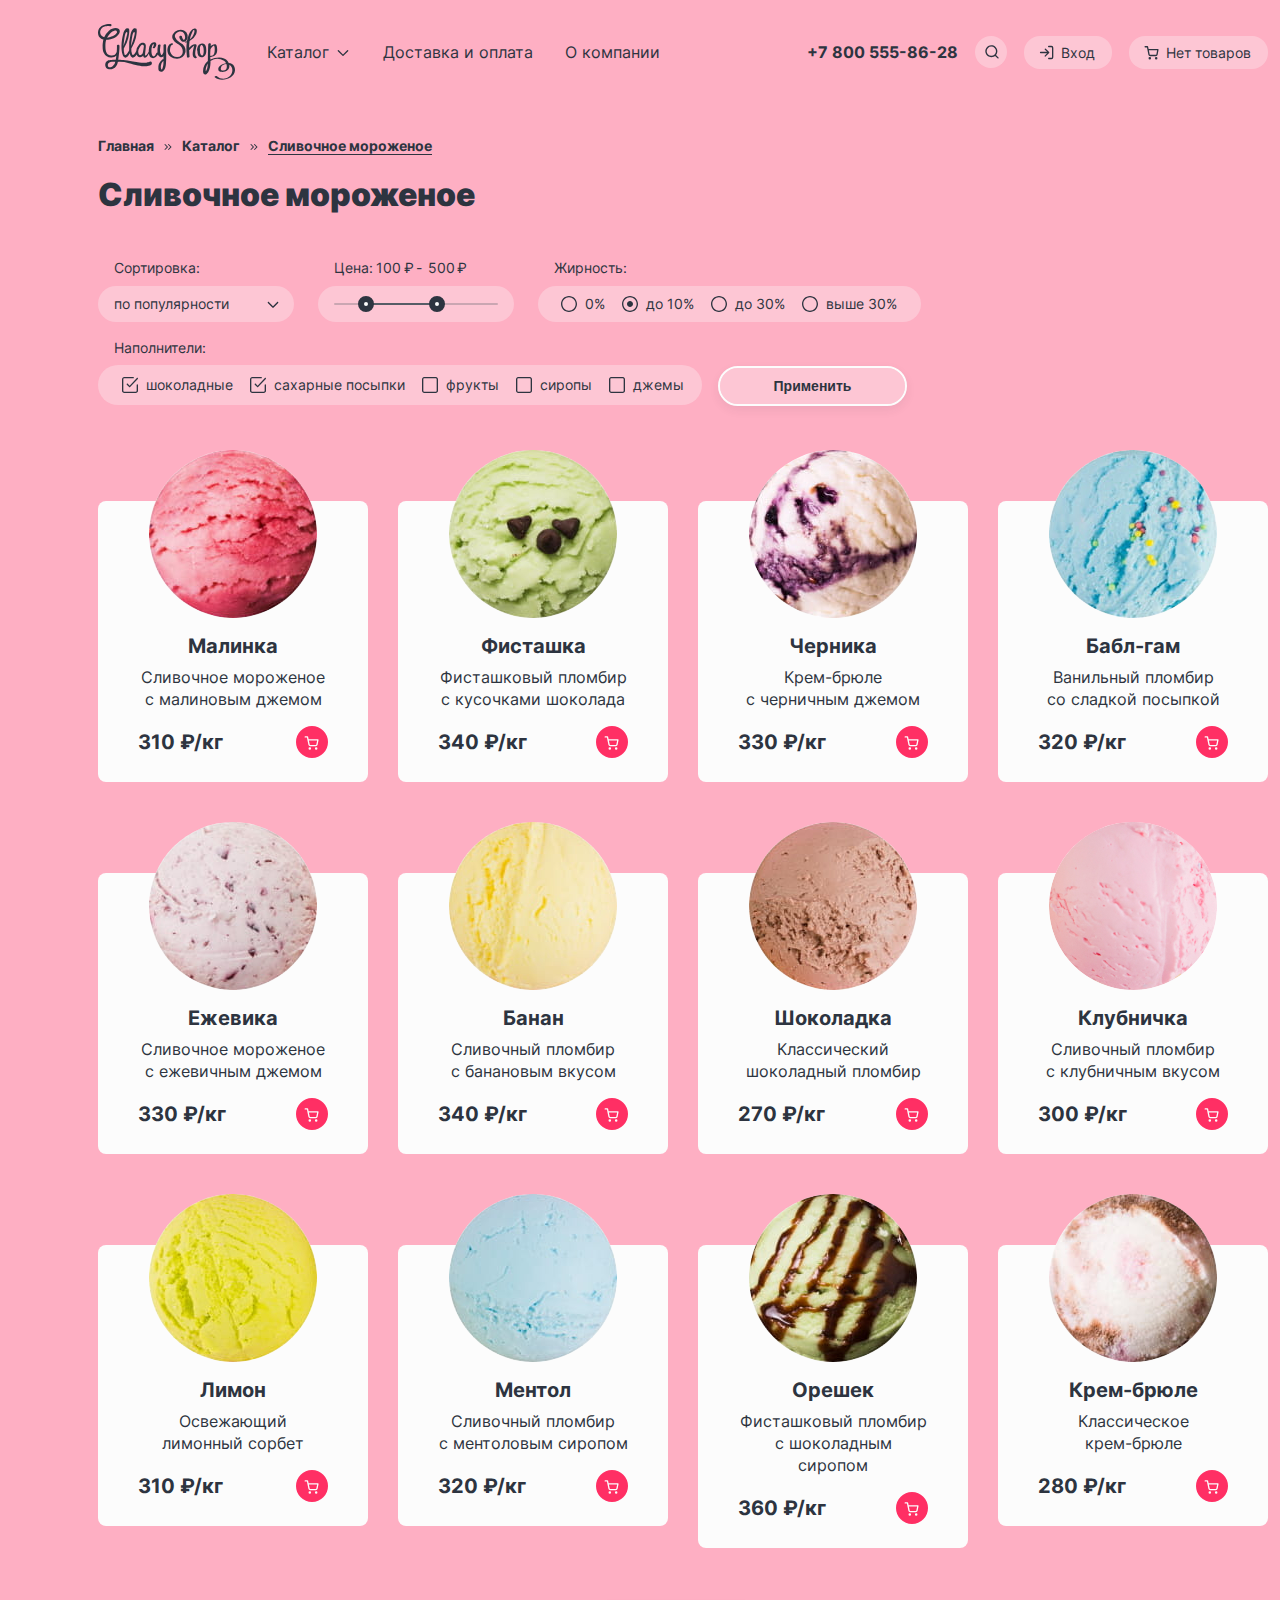
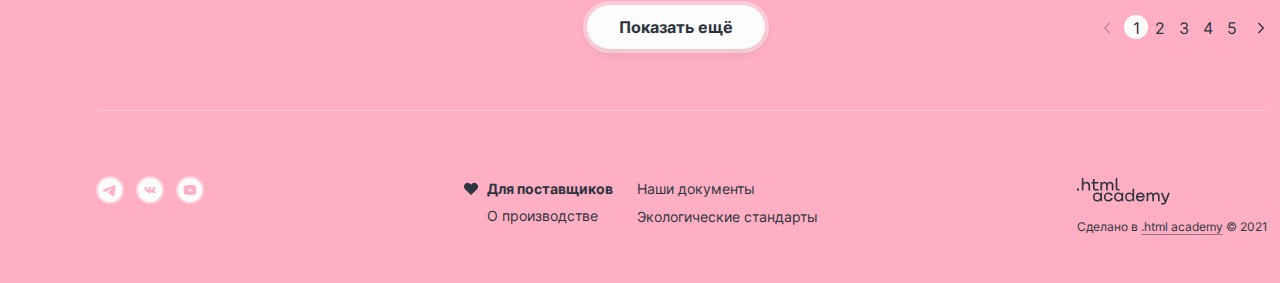
<file: catalog.html>
<!DOCTYPE html>
<html lang="ru">
  <head>
    <meta charset="utf-8">
    <title>Сливочное мороженое</title>
    <link rel="stylesheet" href="styles/style.css">
    <link rel="icon" href="favicon.ico">
    <link rel="icon" type="image/png" href="image/favicon.png">
  </head>
  <body class="pink-wrapper">
      <header class="page-header page-container">
        <!-- Шапка -->
        <a href="index.html">
          <img class="logo" src="image/logo.svg" alt='Логотип "Gllacy Shop"' width="137" height="56">
        </a>
        <nav class="site-navigation">
          <ul class="site-navigation-list">
            <li class="site-navigation-item">
              <a class="site-navigation-link catalog-link" href="#">
                Каталог
                <svg class="catalog-icon" aria-hidden="true" focusable="false" xmlns="http://www.w3.org/2000/svg" width="16" height="16" viewBox="0 0 16 16" fill="currentColor">
                  <path fill-rule="evenodd" d="M3.8081 6.1953a.6667.6667 0 1 0-.9428.9428l4.6603 4.6603A.6647.6647 0 0 0 8.0053 12a.6645.6645 0 0 0 .4757-.2015l4.6604-4.6604a.6668.6668 0 0 0-.9428-.9428l-4.1953 4.1952-4.1952-4.1952Z" clip-rule="evenodd"/>
                </svg>
              </a>
            </li>
            <li class="site-navigation-item">
              <a class="site-navigation-link" href="#">Доставка и оплата</a>
            </li>
            <li class="site-navigation-item">
              <a class="site-navigation-link" href="#">О компании</a>
            </li>
          </ul>
        </nav>
        <a class="header-phone" href="tel:+78005558628">+7 800 555-86-28</a>
        <nav class="user-navigation">
          <ul class="user-navigation-list">
            <li class="user-navigation-item">
              <a class="user-navigation-link search" href="#">
                <svg class="navigation-icon" aria-hidden="true" focusable="false" xmlns="http://www.w3.org/2000/svg" width="16" height="16" viewBox="0 2 16 16" fill="currentColor"><path fill-rule="evenodd" d="M2.66 8.19a4.67 4.67 0 1 1 9.34 0 4.67 4.67 0 0 1-9.34 0Zm8.42 4.69a6 6 0 1 1 .94-.94l2.45 2.44a.67.67 0 1 1-.94.95l-2.45-2.45Z" clip-rule="evenodd"/></svg>
                <span class="visually-hidden">Поиск</span>
              </a>
            </li>
            <li class="user-navigation-item">
              <a class="user-navigation-link" href="#">
                <svg class="navigation-icon" aria-hidden="true" focusable="false" xmlns="http://www.w3.org/2000/svg" width="16" height="16" viewBox="0 0 16 16" fill="currentColor"><path fill-rule="evenodd" d="M9 2.52c0-.36.3-.66.67-.66h2.66a2 2 0 0 1 2 2v9.33a2 2 0 0 1-2 2H9.67a.67.67 0 0 1 0-1.33h2.66a.67.67 0 0 0 .67-.67V3.86a.67.67 0 0 0-.67-.67H9.67A.67.67 0 0 1 9 2.52Zm-3.14 2.2a.67.67 0 0 1 .94 0l3.33 3.33a.69.69 0 0 1 .13.18.66.66 0 0 1-.13.77L6.8 12.33a.67.67 0 1 1-.94-.94l2.2-2.2h-6.4a.67.67 0 1 1 0-1.33h6.4l-2.2-2.2a.67.67 0 0 1 0-.94Z" clip-rule="evenodd"/></svg>
                Вход
              </a>
            </li>
            <li class="user-navigation-item">
              <!-- Отображение поповера на странице осуществляется добавлением ссылке класса link-activ -->
              <a class="user-navigation-link" href="#">
                <svg class="navigation-icon" aria-hidden="true" focusable="false" xmlns="http://www.w3.org/2000/svg" width="16" height="16" viewBox="0 0 16 16" fill="currentColor"><path fill-rule="evenodd" d="M1.17 2.1a.67.67 0 0 0 0 1.34h1.77l.47 2.34v.05l.97 4.83a1.83 1.83 0 0 0 1.82 1.47h5.62a1.83 1.83 0 0 0 1.82-1.47l.93-4.86a.67.67 0 0 0-.66-.8h-9.3l-.47-2.36a.67.67 0 0 0-.66-.53H1.17Zm4.52 8.3-.81-4.06h8.23l-.78 4.07a.5.5 0 0 1-.49.39H6.18a.5.5 0 0 1-.49-.4Zm-1.13 3.96a1.25 1.25 0 1 1 2.49 0 1.25 1.25 0 0 1-2.5 0Zm6.37 0a1.25 1.25 0 1 1 2.5 0 1.25 1.25 0 0 1-2.5 0Z" clip-rule="evenodd"/></svg>
                Нет товаров
              </a>
              <div class="popover-bascket-empty">Ваша корзина пока пуста</div>
            </li>
          </ul>
        </nav>
      </header>
      <!-- Основной блок -->
      <main class="main-wrapper main">
        <div class="page-container">
          <!-- Хлебные крошки -->
          <header class="inner-header">
            <h1 class="visually-hidden">Каталог</h1>
            <ul class="breadcrumbs">
              <li class="breadcrumbs-item">
                <a class="breadcrumbs-link" href="index.html">Главная</a>
              </li>
              <li class="breadcrumbs-item">
                <a class="breadcrumbs-link" href="#">Каталог</a>
              </li>
              <li class="breadcrumbs-item">
                <a class="breadcrumbs-link">Сливочное мороженое</a>
              </li>
            </ul>
          </header>
          <!-- Карточки товаров с фильтром -->
          <section class="catalog-product">
            <h2 class="catalog-title">Сливочное мороженое</h2>
            <form class="catalog-filter" action="https://echo.htmlacademy.ru/" method="get" >
              <fieldset class="catalog-filter-group filters">
                <legend class="catalog-filter-title">Сортировка:</legend>
                <span class="select-arrow"></span>
                <select class="select-control">
                  <option value="popular">по популярности</option>
                  <option value="cheap">по убыванию цены</option>
                  <option value="expensive">по возростанию цены</option>
                </select>
              </fieldset>
              <fieldset class="catalog-filter-price filters">
                <legend class="catalog-filter-title">Цена:</legend>
                <div class="range">
                  <div class="range-wrapper-inputs">
                    <label class="catalog-filter-label">
                      <input class="range-input" type="number" value="100" name="min-price">₽
                    </label>
                    <label class="catalog-filter-label">
                      - <input class="range-input" type="number" value="500" name="max-price">₽
                    </label>
                  </div>
                  <div class="range-scale">
                    <div class="range-bar" style="left: 32px; width: 72px">
                      <button class="range-toggle toggle-min">
                        <span class="visually-hidden">Изменить минимальную цену.</span>
                      </button>
                      <button class="range-toggle toggle-max">
                        <span class="visually-hidden">Изменить максимальную цену.</span>
                      </button>
                    </div>
                  </div>
                </div>
              </fieldset>
              <fieldset class="catalog-filter-fat filters">
                <legend class="catalog-filter-title">Жирность:</legend>
                <ul class="filter-fat-list">
                  <li class="filter-fat-item">
                    <label class="filler">
                      <input class="visually-hidden filler-input" type="radio" name="fat" value="0%">
                      <span class="control-mark"></span>
                      <span class="filler-span">0%</span>
                    </label>
                  </li>
                  <li class="filter-fat-item">
                    <label class="filler">
                      <input class="visually-hidden filler-input" type="radio" name="fat" value="before-10%" checked>
                      <span class="control-mark"></span>
                      <span class="filler-span">до 10%</span>
                    </label>
                  </li>
                  <li class="filter-fat-item">
                    <label class="filler">
                      <input class="visually-hidden filler-input" type="radio" name="fat" value="before-30%">
                      <span class="control-mark"></span>
                      <span class="filler-span">до 30%</span>
                    </label>
                  </li>
                  <li class="filter-fat-item">
                    <label class="filler">
                      <input class="visually-hidden filler-input" type="radio" name="fat" value="after-30%">
                      <span class="control-mark"></span>
                      <span class="filler-span">выше 30%</span>
                    </label>
                  </li>
                </ul>
              </fieldset>
              <fieldset class="catalog-filter-fillers filters">
                <legend class="catalog-filter-title">Наполнители:</legend>
                <ul class="filter-fillers-list">
                  <li class="filter-fillers-item">
                    <label class="filler">
                      <input class="visually-hidden filler-input" type="checkbox" name="chocolate" checked>
                      <span class="control-mark"></span>
                      <span class="filler-span">шоколадные</span>
                    </label>
                  </li>
                  <li class="filter-fillers-item">
                    <label class="filler">
                      <input class="visually-hidden filler-input" type="checkbox" name="sugar" checked>
                      <span class="control-mark"></span>
                      <span class="filler-span">сахарные посыпки</span>
                    </label>
                  </li>
                  <li class="filter-fillers-item">
                    <label class="filler">
                      <input class="visually-hidden filler-input" type="checkbox" name="fruit">
                      <span class="control-mark"></span>
                      <span class="filler-span">фрукты</span>
                    </label>
                  </li>
                  <li class="filter-fillers-item">
                    <label class="filler">
                      <input class="visually-hidden filler-input" type="checkbox" name="syrop">
                      <span class="control-mark"></span>
                      <span class="filler-span">сиропы</span>
                    </label>
                  </li>
                  <li class="filter-fillers-item">
                    <label class="filler">
                      <input class="visually-hidden filler-input" type="checkbox" name="jam">
                      <span class="control-mark"></span>
                      <span class="filler-span">джемы</span>
                    </label>
                  </li>
                </ul>
              </fieldset>
              <button class="button filter-button" type="submit">Применить</button>
            </form>
            <section class="catalog-cards">
              <ul class="card-list">
                <li class="card-item">
                  <div class="card-item-wrapper">
                    <a href="#" class="card-link">
                      <img class="card-item-image" src="image/foto-1.jpg" alt="Малиновое мороженое" width="168" height="168">
                    </a>
                    <a class="card-link" href="#">
                      <h3 class="card-item-title">Малинка</h3>
                    </a>
                    <p class="card-item-paragraph">Сливочное мороженое с малиновым джемом</p>
                    <div class="price-and-basket">
                      <b class="card-price">310 ₽/кг</b>
                      <a class="card-add-basket" href="#">
                        <svg class="card-icon" aria-hidden="true" focusable="false" xmlns="http://www.w3.org/2000/svg" width="16" height="16" viewBox="0 0 16 16" fill="currentColor"><path fill-rule="evenodd" d="M1.17 1.25a.67.67 0 0 0 0 1.33h1.77l.47 2.34v.05l.97 4.84a1.83 1.83 0 0 0 1.82 1.46h5.62a1.83 1.83 0 0 0 1.82-1.46V9.8l.93-4.86a.67.67 0 0 0-.66-.8h-9.3L4.14 1.8a.67.67 0 0 0-.66-.54H1.17Zm4.52 8.3-.81-4.07h8.23l-.78 4.07a.5.5 0 0 1-.49.4H6.18a.5.5 0 0 1-.49-.4ZM4.56 13.5a1.25 1.25 0 1 1 2.49 0 1.25 1.25 0 0 1-2.5 0Zm6.37 0a1.25 1.25 0 1 1 2.5 0 1.25 1.25 0 0 1-2.5 0Z" clip-rule="evenodd"/></svg>
                        <span class="visually-hidden">Добавитиь в корзину</span>
                      </a>
                    </div>
                  </div>
                </li>
                <li class="card-item">
                  <div class="card-item-wrapper">
                    <a class="card-link" href="#">
                      <img class="card-item-image" src="image/foto-2.jpg" alt="Фисташковое мороженое" width="168" height="168">
                    </a>
                    <a class="card-link" href="#">
                      <h3 class="card-item-title">Фисташка</h3>
                    </a>
                    <p class="card-item-paragraph">Фисташковый пломбир с кусочками шоколада</p>
                    <div class="price-and-basket">
                      <b class="card-price">340 ₽/кг</b>
                      <a class="card-add-basket" href="#">
                        <svg class="card-icon" aria-hidden="true" focusable="false" xmlns="http://www.w3.org/2000/svg" width="16" height="16" viewBox="0 0 16 16" fill="currentColor"><path fill-rule="evenodd" d="M1.17 1.25a.67.67 0 0 0 0 1.33h1.77l.47 2.34v.05l.97 4.84a1.83 1.83 0 0 0 1.82 1.46h5.62a1.83 1.83 0 0 0 1.82-1.46V9.8l.93-4.86a.67.67 0 0 0-.66-.8h-9.3L4.14 1.8a.67.67 0 0 0-.66-.54H1.17Zm4.52 8.3-.81-4.07h8.23l-.78 4.07a.5.5 0 0 1-.49.4H6.18a.5.5 0 0 1-.49-.4ZM4.56 13.5a1.25 1.25 0 1 1 2.49 0 1.25 1.25 0 0 1-2.5 0Zm6.37 0a1.25 1.25 0 1 1 2.5 0 1.25 1.25 0 0 1-2.5 0Z" clip-rule="evenodd"/></svg>
                        <span class="visually-hidden">Добавитиь в корзину</span>
                      </a>
                    </div>
                  </div>
                </li>
                <li class="card-item">
                  <div class="card-item-wrapper">
                    <a href="#" class="card-link">
                      <img class="card-item-image" src="image/foto-3.jpg" alt="Черничное мороженое" width="168" height="168">
                    </a>
                    <a class="card-link" href="#">
                      <h3 class="card-item-title">Черника</h3>
                    </a>
                    <p class="card-item-paragraph">Крем-брюле <br>с черничным джемом</p>
                    <div class="price-and-basket">
                      <b class="card-price">330 ₽/кг</b>
                      <a class="card-add-basket" href="#">
                        <svg class="card-icon" aria-hidden="true" focusable="false" xmlns="http://www.w3.org/2000/svg" width="16" height="16" viewBox="0 0 16 16" fill="currentColor"><path fill-rule="evenodd" d="M1.17 1.25a.67.67 0 0 0 0 1.33h1.77l.47 2.34v.05l.97 4.84a1.83 1.83 0 0 0 1.82 1.46h5.62a1.83 1.83 0 0 0 1.82-1.46V9.8l.93-4.86a.67.67 0 0 0-.66-.8h-9.3L4.14 1.8a.67.67 0 0 0-.66-.54H1.17Zm4.52 8.3-.81-4.07h8.23l-.78 4.07a.5.5 0 0 1-.49.4H6.18a.5.5 0 0 1-.49-.4ZM4.56 13.5a1.25 1.25 0 1 1 2.49 0 1.25 1.25 0 0 1-2.5 0Zm6.37 0a1.25 1.25 0 1 1 2.5 0 1.25 1.25 0 0 1-2.5 0Z" clip-rule="evenodd"/></svg>
                        <span class="visually-hidden">Добавитиь в корзину</span>
                      </a>
                    </div>
                  </div>
                </li>
                <li class="card-item">
                  <div class="card-item-wrapper">
                    <a class="card-link" href="#">
                      <img class="card-item-image" src="image/foto-4.jpg" alt="Ванильное мороженое" width="168" height="168">
                    </a>
                    <a class="card-link" href="#">
                      <h3 class="card-item-title">Бабл-гам</h3>
                    </a>
                    <p class="card-item-paragraph">Ванильный пломбир <br>со сладкой посыпкой</p>
                    <div class="price-and-basket">
                      <b class="card-price">320 ₽/кг</b>
                      <a class="card-add-basket" href="#">
                        <svg class="card-icon" aria-hidden="true" focusable="false" xmlns="http://www.w3.org/2000/svg" width="16" height="16" viewBox="0 0 16 16" fill="currentColor"><path fill-rule="evenodd" d="M1.17 1.25a.67.67 0 0 0 0 1.33h1.77l.47 2.34v.05l.97 4.84a1.83 1.83 0 0 0 1.82 1.46h5.62a1.83 1.83 0 0 0 1.82-1.46V9.8l.93-4.86a.67.67 0 0 0-.66-.8h-9.3L4.14 1.8a.67.67 0 0 0-.66-.54H1.17Zm4.52 8.3-.81-4.07h8.23l-.78 4.07a.5.5 0 0 1-.49.4H6.18a.5.5 0 0 1-.49-.4ZM4.56 13.5a1.25 1.25 0 1 1 2.49 0 1.25 1.25 0 0 1-2.5 0Zm6.37 0a1.25 1.25 0 1 1 2.5 0 1.25 1.25 0 0 1-2.5 0Z" clip-rule="evenodd"/></svg>
                        <span class="visually-hidden">Добавитиь в корзину</span>
                      </a>
                    </div>
                  </div>
                </li>
                <li class="card-item">
                  <div class="card-item-wrapper">
                    <a class="card-link" href="#">
                      <img class="card-item-image" src="image/foto-5.jpg" alt="Малиновое мороженое" width="168" height="168">
                    </a>
                    <a class="card-link" href="#">
                      <h3 class="card-item-title">Ежевика</h3>
                    </a>
                    <p class="card-item-paragraph">Сливочное мороженое с ежевичным джемом</p>
                    <div class="price-and-basket">
                      <b class="card-price">330 ₽/кг</b>
                      <a class="card-add-basket" href="#">
                        <svg class="card-icon" aria-hidden="true" focusable="false" xmlns="http://www.w3.org/2000/svg" width="16" height="16" viewBox="0 0 16 16" fill="currentColor"><path fill-rule="evenodd" d="M1.17 1.25a.67.67 0 0 0 0 1.33h1.77l.47 2.34v.05l.97 4.84a1.83 1.83 0 0 0 1.82 1.46h5.62a1.83 1.83 0 0 0 1.82-1.46V9.8l.93-4.86a.67.67 0 0 0-.66-.8h-9.3L4.14 1.8a.67.67 0 0 0-.66-.54H1.17Zm4.52 8.3-.81-4.07h8.23l-.78 4.07a.5.5 0 0 1-.49.4H6.18a.5.5 0 0 1-.49-.4ZM4.56 13.5a1.25 1.25 0 1 1 2.49 0 1.25 1.25 0 0 1-2.5 0Zm6.37 0a1.25 1.25 0 1 1 2.5 0 1.25 1.25 0 0 1-2.5 0Z" clip-rule="evenodd"/></svg>
                        <span class="visually-hidden">Добавитиь в корзину</span>
                      </a>
                    </div>
                  </div>
                </li>
                <li class="card-item">
                  <div class="card-item-wrapper">
                    <a class="card-link" href="#">
                      <img class="card-item-image" src="image/foto-6.jpg" alt="Фисташковое мороженое" width="168" height="168">
                    </a>
                    <a class="card-link" href="#">
                      <h3 class="card-item-title">Банан</h3>
                    </a>
                    <p class="card-item-paragraph">Сливочный пломбир <br>с банановым вкусом</p>
                    <div class="price-and-basket">
                      <b class="card-price">340 ₽/кг</b>
                      <a class="card-add-basket" href="#">
                        <svg class="card-icon" aria-hidden="true" focusable="false" xmlns="http://www.w3.org/2000/svg" width="16" height="16" viewBox="0 0 16 16" fill="currentColor"><path fill-rule="evenodd" d="M1.17 1.25a.67.67 0 0 0 0 1.33h1.77l.47 2.34v.05l.97 4.84a1.83 1.83 0 0 0 1.82 1.46h5.62a1.83 1.83 0 0 0 1.82-1.46V9.8l.93-4.86a.67.67 0 0 0-.66-.8h-9.3L4.14 1.8a.67.67 0 0 0-.66-.54H1.17Zm4.52 8.3-.81-4.07h8.23l-.78 4.07a.5.5 0 0 1-.49.4H6.18a.5.5 0 0 1-.49-.4ZM4.56 13.5a1.25 1.25 0 1 1 2.49 0 1.25 1.25 0 0 1-2.5 0Zm6.37 0a1.25 1.25 0 1 1 2.5 0 1.25 1.25 0 0 1-2.5 0Z" clip-rule="evenodd"/></svg>
                        <span class="visually-hidden">Добавитиь в корзину</span>
                      </a>
                    </div>
                  </div>
                </li>
                <li class="card-item">
                  <div class="card-item-wrapper">
                    <a class="card-link" href="#">
                      <img class="card-item-image" src="image/foto-7.jpg" alt="Черничное мороженое" width="168" height="168">
                    </a>
                    <a class="card-link" href="#">
                      <h3 class="card-item-title">Шоколадка</h3>
                    </a>
                    <p class="card-item-paragraph">Классический шоколадный пломбир</p>
                    <div class="price-and-basket">
                      <b class="card-price">270 ₽/кг</b>
                      <a class="card-add-basket" href="#">
                        <svg class="card-icon" aria-hidden="true" focusable="false" xmlns="http://www.w3.org/2000/svg" width="16" height="16" viewBox="0 0 16 16" fill="currentColor"><path fill-rule="evenodd" d="M1.17 1.25a.67.67 0 0 0 0 1.33h1.77l.47 2.34v.05l.97 4.84a1.83 1.83 0 0 0 1.82 1.46h5.62a1.83 1.83 0 0 0 1.82-1.46V9.8l.93-4.86a.67.67 0 0 0-.66-.8h-9.3L4.14 1.8a.67.67 0 0 0-.66-.54H1.17Zm4.52 8.3-.81-4.07h8.23l-.78 4.07a.5.5 0 0 1-.49.4H6.18a.5.5 0 0 1-.49-.4ZM4.56 13.5a1.25 1.25 0 1 1 2.49 0 1.25 1.25 0 0 1-2.5 0Zm6.37 0a1.25 1.25 0 1 1 2.5 0 1.25 1.25 0 0 1-2.5 0Z" clip-rule="evenodd"/></svg>
                        <span class="visually-hidden">Добавитиь в корзину</span>
                      </a>
                    </div>
                  </div>
                </li>
                <li class="card-item">
                  <div class="card-item-wrapper">
                    <a class="card-link" href="#">
                      <img class="card-item-image" src="image/foto-8.jpg" alt="Ванильное мороженое" width="168" height="168">
                    </a>
                    <a class="card-link" href="#">
                      <h3 class="card-item-title">Клубничка</h3>
                    </a>
                    <p class="card-item-paragraph">Сливочный пломбир <br>с клубничным вкусом</p>
                    <div class="price-and-basket">
                      <b class="card-price">300 ₽/кг</b>
                      <a class="card-add-basket" href="#">
                        <svg class="card-icon" aria-hidden="true" focusable="false" xmlns="http://www.w3.org/2000/svg" width="16" height="16" viewBox="0 0 16 16" fill="currentColor"><path fill-rule="evenodd" d="M1.17 1.25a.67.67 0 0 0 0 1.33h1.77l.47 2.34v.05l.97 4.84a1.83 1.83 0 0 0 1.82 1.46h5.62a1.83 1.83 0 0 0 1.82-1.46V9.8l.93-4.86a.67.67 0 0 0-.66-.8h-9.3L4.14 1.8a.67.67 0 0 0-.66-.54H1.17Zm4.52 8.3-.81-4.07h8.23l-.78 4.07a.5.5 0 0 1-.49.4H6.18a.5.5 0 0 1-.49-.4ZM4.56 13.5a1.25 1.25 0 1 1 2.49 0 1.25 1.25 0 0 1-2.5 0Zm6.37 0a1.25 1.25 0 1 1 2.5 0 1.25 1.25 0 0 1-2.5 0Z" clip-rule="evenodd"/></svg>
                        <span class="visually-hidden">Добавитиь в корзину</span>
                      </a>
                    </div>
                  </div>
                </li>
                <li class="card-item">
                  <div class="card-item-wrapper">
                    <a class="card-link" href="#">
                      <img  class="card-item-image" src="image/foto-9.jpg" alt="Малиновое мороженое"width="168" height="168">
                    </a>
                    <a class="card-link" href="#">
                      <h3 class="card-item-title">Лимон</h3>
                    </a>
                    <p class="card-item-paragraph">Освежающий лимонный сорбет</p>
                    <div class="price-and-basket">
                      <b class="card-price">310 ₽/кг</b>
                      <a class="card-add-basket" href="#">
                        <svg class="card-icon" aria-hidden="true" focusable="false" xmlns="http://www.w3.org/2000/svg" width="16" height="16" viewBox="0 0 16 16" fill="currentColor"><path fill-rule="evenodd" d="M1.17 1.25a.67.67 0 0 0 0 1.33h1.77l.47 2.34v.05l.97 4.84a1.83 1.83 0 0 0 1.82 1.46h5.62a1.83 1.83 0 0 0 1.82-1.46V9.8l.93-4.86a.67.67 0 0 0-.66-.8h-9.3L4.14 1.8a.67.67 0 0 0-.66-.54H1.17Zm4.52 8.3-.81-4.07h8.23l-.78 4.07a.5.5 0 0 1-.49.4H6.18a.5.5 0 0 1-.49-.4ZM4.56 13.5a1.25 1.25 0 1 1 2.49 0 1.25 1.25 0 0 1-2.5 0Zm6.37 0a1.25 1.25 0 1 1 2.5 0 1.25 1.25 0 0 1-2.5 0Z" clip-rule="evenodd"/></svg>
                        <span class="visually-hidden">Добавитиь в корзину</span>
                      </a>
                    </div>
                  </div>
                </li>
                <li class="card-item">
                  <div class="card-item-wrapper">
                    <a class="card-link" href="#">
                      <img class="card-item-image" src="image/foto-10.jpg" alt="Фисташковое мороженое" width="168" height="168">
                    </a>
                    <a class="card-link" href="#">
                      <h3 class="card-item-title">Ментол</h3>
                    </a>
                    <p class="card-item-paragraph">Сливочный пломбир <br>с ментоловым сиропом</p>
                    <div class="price-and-basket">
                      <b class="card-price">320 ₽/кг</b>
                      <a class="card-add-basket" href="#">
                        <svg class="card-icon" aria-hidden="true" focusable="false" xmlns="http://www.w3.org/2000/svg" width="16" height="16" viewBox="0 0 16 16" fill="currentColor"><path fill-rule="evenodd" d="M1.17 1.25a.67.67 0 0 0 0 1.33h1.77l.47 2.34v.05l.97 4.84a1.83 1.83 0 0 0 1.82 1.46h5.62a1.83 1.83 0 0 0 1.82-1.46V9.8l.93-4.86a.67.67 0 0 0-.66-.8h-9.3L4.14 1.8a.67.67 0 0 0-.66-.54H1.17Zm4.52 8.3-.81-4.07h8.23l-.78 4.07a.5.5 0 0 1-.49.4H6.18a.5.5 0 0 1-.49-.4ZM4.56 13.5a1.25 1.25 0 1 1 2.49 0 1.25 1.25 0 0 1-2.5 0Zm6.37 0a1.25 1.25 0 1 1 2.5 0 1.25 1.25 0 0 1-2.5 0Z" clip-rule="evenodd"/></svg>
                        <span class="visually-hidden">Добавитиь в корзину</span>
                      </a>
                    </div>
                  </div>
                </li>
                <li class="card-item">
                  <div class="card-item-wrapper">
                    <a class="card-link" href="#">
                      <img class="card-item-image" src="image/foto-11.jpg" alt="Черничное мороженое" width="168" height="168">
                    </a>
                    <a class="card-link" href="#">
                      <h3 class="card-item-title">Орешек</h3>
                    </a>
                    <p class="card-item-paragraph">Фисташковый пломбир с шоколадным сиропом</p>
                    <div class="price-and-basket">
                      <b class="card-price">360 ₽/кг</b>
                      <a class="card-add-basket" href="#">
                        <svg class="card-icon" aria-hidden="true" focusable="false" xmlns="http://www.w3.org/2000/svg" width="16" height="16" viewBox="0 0 16 16" fill="currentColor"><path fill-rule="evenodd" d="M1.17 1.25a.67.67 0 0 0 0 1.33h1.77l.47 2.34v.05l.97 4.84a1.83 1.83 0 0 0 1.82 1.46h5.62a1.83 1.83 0 0 0 1.82-1.46V9.8l.93-4.86a.67.67 0 0 0-.66-.8h-9.3L4.14 1.8a.67.67 0 0 0-.66-.54H1.17Zm4.52 8.3-.81-4.07h8.23l-.78 4.07a.5.5 0 0 1-.49.4H6.18a.5.5 0 0 1-.49-.4ZM4.56 13.5a1.25 1.25 0 1 1 2.49 0 1.25 1.25 0 0 1-2.5 0Zm6.37 0a1.25 1.25 0 1 1 2.5 0 1.25 1.25 0 0 1-2.5 0Z" clip-rule="evenodd"/></svg>
                        <span class="visually-hidden">Добавитиь в корзину</span>
                      </a>
                    </div>
                  </div>
                </li>
                <li class="card-item">
                  <div class="card-item-wrapper">
                    <a class="card-link" href="#">
                      <img class="card-item-image" src="image/foto-12.jpg" alt="Ванильное мороженое" width="168" height="168">
                    </a>
                    <a class="card-link" href="#">
                      <h3 class="card-item-title">Крем-брюле</h3>
                    </a>
                    <p class="card-item-paragraph">Классическое <br>крем-брюле </p>
                    <div class="price-and-basket">
                      <b class="card-price">280 ₽/кг</b>
                      <a class="card-add-basket" href="#">
                        <svg class="card-icon" aria-hidden="true" focusable="false" xmlns="http://www.w3.org/2000/svg" width="16" height="16" viewBox="0 0 16 16" fill="currentColor"><path fill-rule="evenodd" d="M1.17 1.25a.67.67 0 0 0 0 1.33h1.77l.47 2.34v.05l.97 4.84a1.83 1.83 0 0 0 1.82 1.46h5.62a1.83 1.83 0 0 0 1.82-1.46V9.8l.93-4.86a.67.67 0 0 0-.66-.8h-9.3L4.14 1.8a.67.67 0 0 0-.66-.54H1.17Zm4.52 8.3-.81-4.07h8.23l-.78 4.07a.5.5 0 0 1-.49.4H6.18a.5.5 0 0 1-.49-.4ZM4.56 13.5a1.25 1.25 0 1 1 2.49 0 1.25 1.25 0 0 1-2.5 0Zm6.37 0a1.25 1.25 0 1 1 2.5 0 1.25 1.25 0 0 1-2.5 0Z" clip-rule="evenodd"/></svg>
                        <span class="visually-hidden">Добавитиь в корзину</span>
                      </a>
                    </div>
                  </div>
                </li>
              </ul>
            </section>
            <div class="pagination-block">
              <a class="button bagination-show-more" href="#">Показать ещё</a>
              <ul class="pagination">
                <li class="pagination-item">
                  <a class="pagination-link pagination-prev pagination-disabled">
                    <svg aria-hidden="true" focusable="false" xmlns="http://www.w3.org/2000/svg" width="16" height="16" viewBox="0 0 16 16">
                      <path fill-rule="evenodd" clip-rule="evenodd" d="M9.8033 3.80515C10.063 3.54545 10.063 3.12439 9.8033 2.8647C9.54361 2.605 9.12255 2.605 8.86285 2.8647L4.19477 7.53277C3.93593 7.79162 3.93508 8.21075 4.19221 8.47065C4.19338 8.47183 4.19454 8.47301 4.19572 8.47418L8.8638 13.1423C9.12349 13.402 9.54455 13.402 9.80425 13.1423C10.0639 12.8826 10.0639 12.4615 9.80425 12.2018L5.60545 8.00301L9.8033 3.80515Z" fill="#2D3440"/>
                    </svg>
                    <span class="visually-hidden">Предыдущая страница</span>
                  </a>
                </li>
                <li class="pagination-item">
                  <a class="pagination-link pagination-current">1</a>
                </li>
                <li class="pagination-item">
                  <a class="pagination-link" href="#">2</a>
                </li>
                <li class="pagination-item">
                  <a class="pagination-link" href="#">3</a>
                </li>
                <li class="pagination-item">
                  <a class="pagination-link" href="#">4</a>
                </li>
                <li class="pagination-item">
                  <a class="pagination-link" href="#">5</a>
                </li>
                <li class="pagination-item">
                  <a class="pagination-link pagination-next" href="#">
                    <svg aria-hidden="true" focusable="false" xmlns="http://www.w3.org/2000/svg" width="16" height="16" viewBox="0 0 16 16" fill="none">
                      <path fill-rule="evenodd" clip-rule="evenodd" d="M7.13526 2.8647C6.87557 2.605 6.45451 2.605 6.19481 2.8647C5.93511 3.12439 5.93511 3.54545 6.19481 3.80515L10.3961 8.00643L6.19477 12.2077C5.93508 12.4674 5.93508 12.8885 6.19477 13.1482C6.45447 13.4079 6.87553 13.4079 7.13523 13.1482L11.8039 8.47949C11.8049 8.47855 11.8058 8.47761 11.8068 8.47666C12.0665 8.21696 12.0665 7.79591 11.8068 7.53621L7.13526 2.8647Z" fill="#2D3440"/>
                    </svg>
                    <span class="visually-hidden">Следующая страница</span>
                  </a>
                </li>
              </ul>
            </div>
          </section>
        </div>
      </main>
      <!-- Подвал -->
      <footer class="page-footer page-container footer-line">
        <section class="footer-social">
          <h2 class="visually-hidden">Социальные сети</h2>
          <ul class="social-list">
            <li class="social-item">
              <a class="social-button" href="https://t.me/htmlacademy">
                <svg class="social-svg" aria-hidden="true" focusable="false" xmlns="http://www.w3.org/2000/svg" width="24" height="24" viewBox="0 0 24 24" fill="none"><path fill="#fcfcfc" fill-rule="evenodd" d="M24 12a12 12 0 1 1-24 0 12 12 0 0 1 24 0ZM12.43 8.86c-1.17.48-3.5 1.49-7 3.01-.57.23-.86.45-.9.67-.04.36.42.5 1.04.7l.27.08c.6.2 1.43.44 1.86.45.39 0 .82-.16 1.3-.48 3.27-2.21 4.96-3.33 5.06-3.35.08-.02.18-.04.25.02.07.07.07.18.06.22-.05.19-1.84 1.86-2.77 2.72a28.24 28.24 0 0 0-.82.79c-.57.54-1 .96.02 1.63.5.32.89.59 1.28.85a88.77 88.77 0 0 0 1.8 1.23c.5.35.95.67 1.5.62.32-.03.65-.33.82-1.23.4-2.13 1.18-6.73 1.36-8.63.01-.16 0-.31-.02-.47a.5.5 0 0 0-.17-.33.78.78 0 0 0-.46-.14c-.46.01-1.15.25-4.48 1.64Z" clip-rule="evenodd"/></svg>
                <span class="visually-hidden">Телеграм</span>
              </a>
            </li>
            <li class="social-item">
              <a class="social-button" href="https://vk.com/htmlacademy">
                <svg class="social-svg" aria-hidden="true" focusable="false" xmlns="http://www.w3.org/2000/svg" width="24" height="24" viewBox="0 0 24 24" fill="none"><path fill="#fcfcfc" fill-rule="evenodd" d="M24 12a12 12 0 1 1-24 0 12 12 0 0 1 24 0Zm-11.41 2.97h-.72s-1.58.09-2.98-1.18C7.37 12.4 6.03 9.65 6.03 9.65s-.07-.18 0-.27c.1-.1.36-.1.36-.1l1.72-.01s.16.02.27.1c.1.05.15.17.15.17s.28.61.65 1.17c.71 1.08 1.05 1.32 1.29 1.2.35-.16.25-1.53.25-1.53s0-.5-.18-.71c-.14-.17-.41-.22-.53-.24-.1-.01.06-.2.26-.3.31-.13.86-.13 1.5-.13.5 0 .65.03.84.07.46.1.44.41.41 1.08l-.02.7v.18c-.01.34-.02.73.23.88.13.07.45 0 1.26-1.19.38-.56.66-1.23.66-1.23s.07-.12.16-.17c.1-.05.24-.04.24-.04h1.8s.54-.06.63.15c.1.23-.2.75-.94 1.61-.7.82-1.03 1.12-1 1.38.01.2.23.38.66.72.89.73 1.13 1.1 1.18 1.2l.01.01c.4.58-.44.62-.44.62l-1.6.02s-.34.06-.8-.2a3.94 3.94 0 0 1-.69-.6c-.33-.34-.65-.66-.91-.58-.45.12-.44.96-.44.96s0 .18-.1.28c-.1.1-.32.12-.32.12Z" clip-rule="evenodd"/></svg>
                <span class="visually-hidden">Вконтакте</span>
              </a>
            </li>
            <li class="social-item">
              <a class="social-button" href="https://www.youtube.com/user/htmlacademyru">
                <svg class="social-svg" aria-hidden="true" focusable="false" xmlns="http://www.w3.org/2000/svg" width="24" height="24" fill="none"><path fill="#fcfcfc" d="m14 11.8-2.8-1.32c-.25-.11-.45.01-.45.29v2.46c0 .28.2.4.45.29L14 12.2c.25-.12.25-.3 0-.42ZM12 0a12 12 0 1 0 0 24 12 12 0 0 0 0-24Zm0 16.88c-6.14 0-6.25-.56-6.25-4.88s.1-4.88 6.25-4.88c6.14 0 6.25.56 6.25 4.88s-.1 4.88-6.25 4.88Z"/></svg>
                <span class="visually-hidden">YouTube</span>
              </a>
            </li>
          </ul>
        </section>
        <section class="footer-links">
          <h2 class="visually-hidden">Полезные ссылки</h2>
          <ul class="footer-links-list">
            <li class="footer-links-item activ-link">
              <a class="footer-link" href="#">Для поставщиков</a>
            </li>
            <li class="footer-links-item">
              <a class="footer-link" href="#">Наши документы</a>
            </li>
            <li class="footer-links-item">
              <a class="footer-link" href="#">О производстве</a>
            </li>
            <li class="footer-links-item">
              <a class="footer-link" href="#">Экологические стандарты</a>
            </li>
          </ul>
        </section>
        <section class="copyright">
          <h2 class="visually-hidden">Копирайт</h2>
          <a class="htmlacademy-link" href="https://htmlacademy.ru/">Сделано в <span>.html academy</span> © 2021</a>
        </section>
      </footer>
  </body>
</html>
</file>
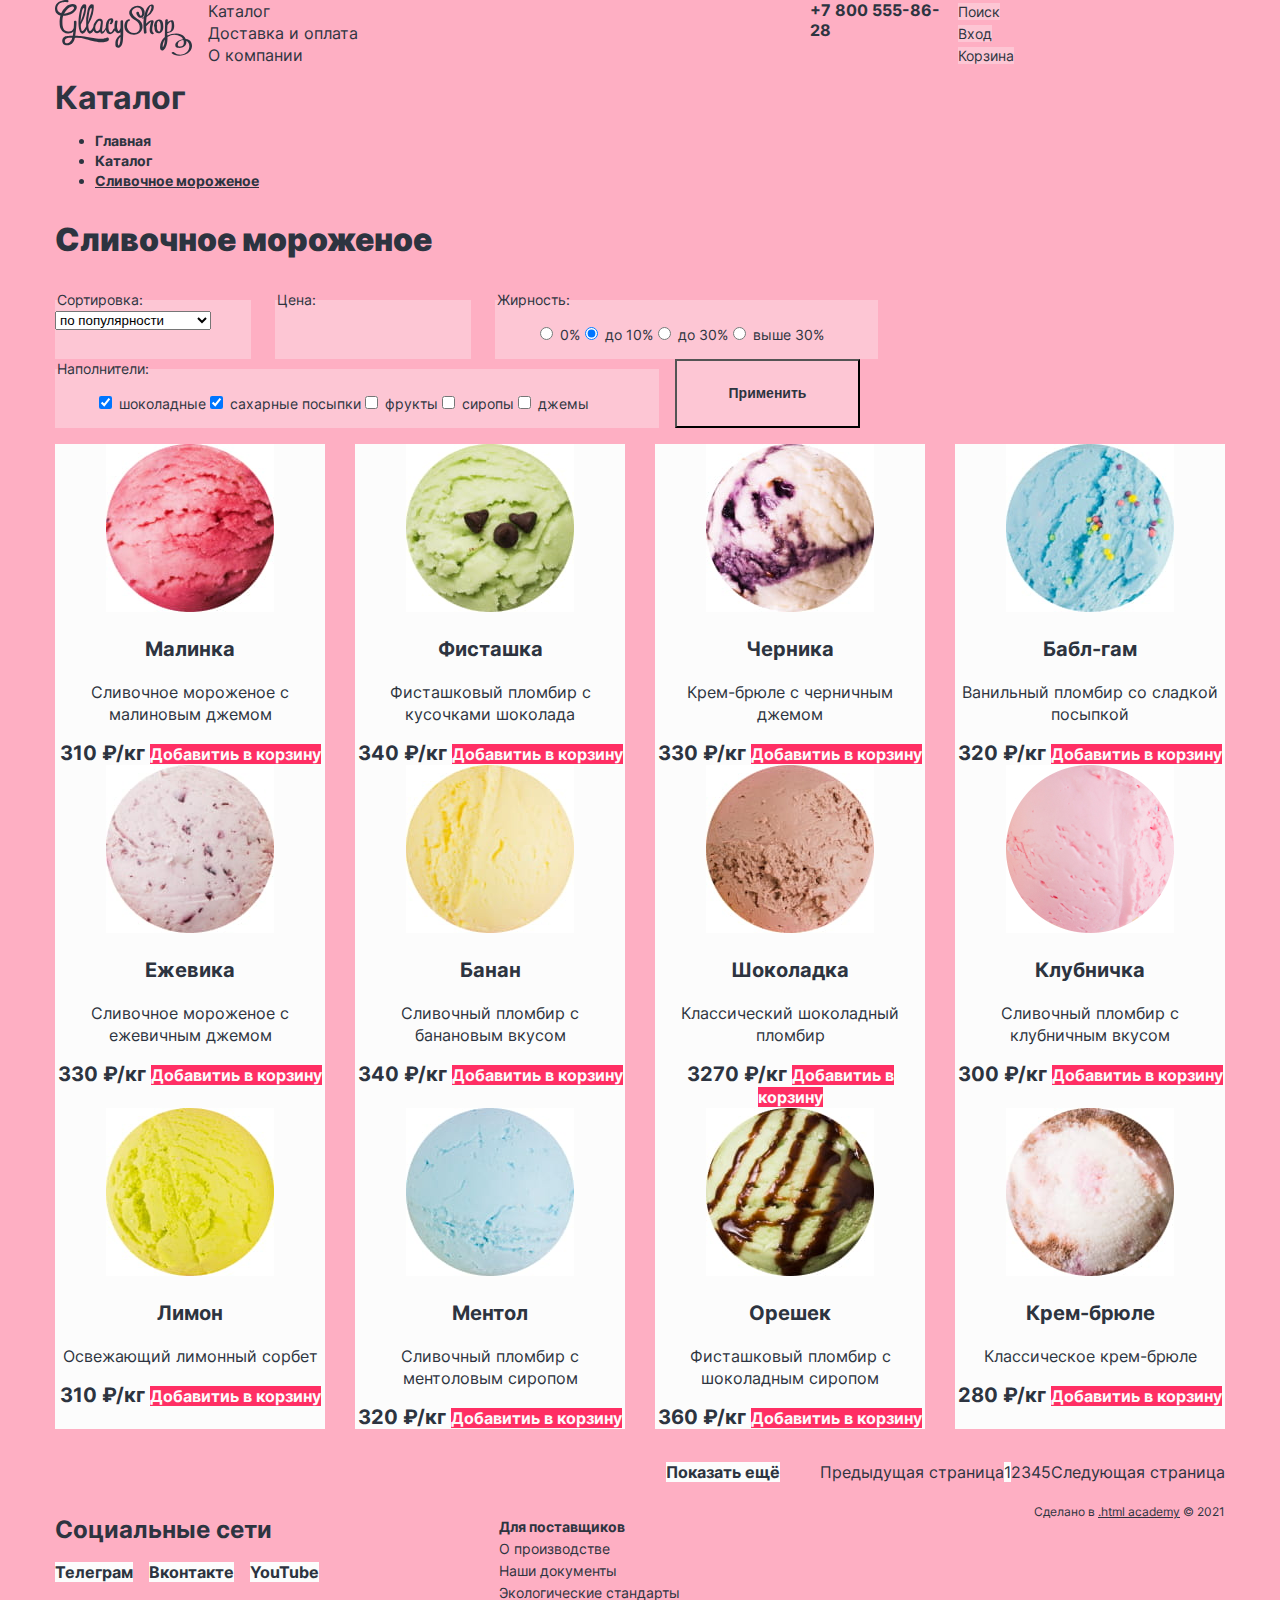
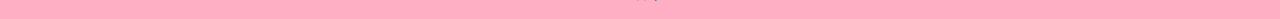
<file: 1/catalog.html>
<!DOCTYPE html>
<html lang="ru">
  <head>
    <meta charset="utf-8">
    <title>Сливочное мороженое</title>
    <link rel="stylesheet" href="styles/style.css">
    <base href="https://htmlacademy-htmlcss.github.io/1527115-gllacy-1/1/">
</head>
  <body>
      <header class="page-header">
        <!-- Шапка -->
        <a href="index.html">
          <img src="image/logo.svg" alt='Логотип "Gllacy Shop"' class="logo" width="137" height="56">
        </a>
        <nav class="site-navigation">
          <ul class="site-navigation-list">
            <li class="site-navigation-item">
              <a class="site-navigation-link" href="#">Каталог</a>
            </li>
            <li class="site-navigation-item">
              <a class="site-navigation-link" href="#">Доставка и оплата</a>
            </li>
            <li class="site-navigation-item">
              <a class="site-navigation-link" href="#">О компании</a>
            </li>
          </ul>
        </nav>
        <a class="header-phone" href="tel:+78005558628">+7 800 555-86-28</a>
        <nav class="user-navigation">
          <ul class="user-navigation-list">
            <li class="user-navigation-item">
              <a class="user-navigation-link" href="#"><span class="visually-hidden">Поиск</span></a>
            </li>
            <li class="user-navigation-item">
              <a class="user-navigation-link" href="#">Вход</a>
            </li>
            <li class="user-navigation-item">
              <a class="user-navigation-link" href="#">Корзина</a>
            </li>
          </ul>
        </nav>
      </header>
      <!-- Основной блок -->
      <main class="main-wrapper main">
        <div class="page-wrapper">
          <!-- Хлебные крошки -->
          <header class="inner-header">
            <h1 class="visually-hidden">Каталог</h1>
            <ul class="breadcrumbs">
              <li class="breadcrumbs-item">
                <a href="index.html" class="breadcrumbs-link">Главная</a>
              </li>
              <li class="breadcrumbs-item">
                <a href="#" class="breadcrumbs-link">Каталог</a>
              </li>
              <li class="breadcrumbs-item">
                <a class="breadcrumbs-link">Сливочное мороженое</a>
              </li>
            </ul>
          </header>
          <!-- Карточки товаров с фильтром -->
          <srction class="catalog-product">
            <h2 class="catalog-title">Сливочное мороженое</h2>
            <form action="https://echo.htmlacademy.ru/" class="catalog-filter" method="get" >
              <fieldset class="catalog-filter-group filters">
                <legend class="catalog-filter-title">Сортировка:</legend>
                <select name="" id="" class="select-control">
                  <option value="popular">по популярности</option>
                  <option value="cheap">по убыванию цены</option>
                  <option value="expensive">по возростанию цены</option>
                </select>
              </fieldset>
              <fieldset class="catalog-filter-price filters">
                <legend class="catalog-filter-title">Цена:</legend>
              </fieldset>
              <fieldset class="catalog-filter-fat filters">
                <legend class="catalog-filter-title">Жирность:</legend>
                <ul class="filter-fat-list">
                  <li class="filter-fat-item">
                    <label class="filler">
                      <input type="radio" class="filler-input" name="fat" value="0%">
                      <span class="filler-span">0%</span>
                    </label>
                  </li>
                  <li class="filter-fat-item">
                    <label class="filler">
                      <input type="radio" class="filler-input" name="fat" value="before-10%" checked>
                      <span class="filler-span">до 10%</span>
                    </label>
                  </li>
                  <li class="filter-fat-item">
                    <label class="filler">
                      <input type="radio" class="filler-input" name="fat" value="before-30%">
                      <span class="filler-span">до 30%</span>
                    </label>
                  </li>
                  <li class="filter-fat-item">
                    <label class="filler">
                      <input type="radio" class="filler-input" name="fat" value="after-30%">
                      <span class="filler-span">выше 30%</span>
                    </label>
                  </li>
                  </li>
                </ul>
              </fieldset>
              <fieldset class="catalog-filter-fillers filters">
                <legend class="filter-fillers-title">Наполнители:</legend>
                <ul class="filter-fillers-list">
                  <li class="filter-fillers-item">
                    <label class="filler">
                      <input type="checkbox" class="filler-input" name="chocolate" checked>
                      <span class="filler-span">шоколадные</span>
                    </label>
                  </li>
                  <li class="filter-fillers-item">
                    <label class="filler">
                      <input type="checkbox" class="filler-input" name="sugar" checked>
                      <span class="filler-span">сахарные посыпки</span>
                    </label>
                  </li>
                  <li class="filter-fillers-item">
                    <label class="filler">
                      <input type="checkbox" class="filler-input" name="fruit">
                      <span class="filler-span">фрукты</span>
                    </label>
                  </li>
                  <li class="filter-fillers-item">
                    <label class="filler">
                      <input type="checkbox" class="filler-input" name="syrop">
                      <span class="filler-span">сиропы</span>
                    </label>
                  </li>
                  <li class="filter-fillers-item">
                    <label class="filler">
                      <input type="checkbox" class="filler-input" name="jam">
                      <span class="filler-span">джемы</span>
                    </label>
                  </li>
                </ul>
              </fieldset>
              <button class="button filter-button" type="submit">Применить</button>
            </form>
            <section class="catalog-cards">
              <ul class="card-list">
                <li class="card-item">
                  <div class="cadr-image-wrapper">
                    <a href="#" class="card-link">
                      <img src="image/foto-1.jpg" alt="Малиновое мороженое" class="card-item-image" width="168" height="168">
                    </a>
                  </div>
                  <a href="#" class="card-link">
                    <h3 class="card-item-title">Малинка</h3>
                  </a>
                  <p class="card-item-paragraph">Сливочное мороженое с малиновым джемом</p>
                  <div class="price-and-basket">
                    <b class="card-price">310 ₽/кг</b>
                    <a href="#" class="button card-add-basket"><span class="visually-hidden">Добавитиь в корзину</span></a>
                  </div>
                </li>
                <li class="card-item">
                  <div class="cadr-image-wrapper">
                    <a href="#" class="card-link">
                      <img src="image/foto-2.jpg" alt="Фисташковое мороженое" class="card-item-image" width="168" height="168">
                    </a>
                  </div>
                  <a href="#" class="card-link">
                    <h3 class="card-item-title">Фисташка</h3>
                  </a>
                  <p class="card-item-paragraph">Фисташковый пломбир с кусочками шоколада</p>
                  <div class="price-and-basket">
                    <b class="card-price">340 ₽/кг</b>
                    <a href="#" class=" button card-add-basket"><span class="visually-hidden">Добавитиь в корзину</span></a>
                  </div>
                </li>
                <li class="card-item">
                  <div class="cadr-image-wrapper">
                    <a href="#" class="card-link">
                      <img src="image/foto-3.jpg" alt="Черничное мороженое" class="card-item-image" width="168" height="168">
                    </a>
                  </div>
                  <a href="#" class="card-link">
                    <h3 class="card-item-title">Черника</h3>
                  </a>
                  <p class="card-item-paragraph">Крем-брюле с черничным джемом</p>
                  <div class="price-and-basket">
                    <b class="card-price">330 ₽/кг</b>
                    <a href="#" class="button card-add-basket"><span class="visually-hidden">Добавитиь в корзину</span></a>
                  </div>
                </li>
                <li class="card-item">
                  <div class="cadr-image-wrapper">
                    <a href="#" class="card-link">
                      <img src="image/foto-4.jpg" alt="Ванильное мороженое" class="card-item-image" width="168" height="168">
                    </a>
                  </div>
                  <a href="#" class="card-link">
                    <h3 class="card-item-title">Бабл-гам</h3>
                  </a>
                  <p class="card-item-paragraph">Ванильный пломбир со сладкой посыпкой</p>
                  <div class="price-and-basket">
                    <b class="card-price">320 ₽/кг</b>
                    <a href="#" class="button card-add-basket"><span class="visually-hidden">Добавитиь в корзину</span></a>
                  </div>
                </li>
                <li class="card-item">
                  <div class="cadr-image-wrapper">
                    <a href="#" class="card-link">
                      <img src="image/foto-5.jpg" alt="Малиновое мороженое" class="card-item-image" width="168" height="168">
                    </a>
                  </div>
                  <a href="#" class="card-link">
                    <h3 class="card-item-title">Ежевика</h3>
                  </a>
                  <p class="card-item-paragraph">Сливочное мороженое с ежевичным джемом</p>
                  <div class="price-and-basket">
                    <b class="card-price">330 ₽/кг</b>
                    <a href="#" class="button card-add-basket"><span class="visually-hidden">Добавитиь в корзину</span></a>
                  </div>
                </li>
                <li class="card-item">
                  <div class="cadr-image-wrapper">
                    <a href="#" class="card-link">
                      <img src="image/foto-6.jpg" alt="Фисташковое мороженое" class="card-item-image" width="168" height="168">
                    </a>
                  </div>
                  <a href="#" class="card-link">
                    <h3 class="card-item-title">Банан</h3>
                  </a>
                  <p class="card-item-paragraph">Сливочный пломбир с банановым вкусом</p>
                  <div class="price-and-basket">
                    <b class="card-price">340 ₽/кг</b>
                    <a href="#" class=" button card-add-basket"><span class="visually-hidden">Добавитиь в корзину</span></a>
                  </div>
                </li>
                <li class="card-item">
                  <div class="cadr-image-wrapper">
                    <a href="#" class="card-link">
                      <img src="image/foto-7.jpg" alt="Черничное мороженое" class="card-item-image"  width="168" height="168">
                    </a>
                  </div>
                  <a href="#" class="card-link">
                    <h3 class="card-item-title">Шоколадка</h3>
                  </a>
                  <p class="card-item-paragraph">Классический шоколадный пломбир</p>
                  <div class="price-and-basket">
                    <b class="card-price">3270 ₽/кг</b>
                    <a href="#" class="button card-add-basket"><span class="visually-hidden">Добавитиь в корзину</span></a>
                  </div>
                </li>
                <li class="card-item">
                  <div class="cadr-image-wrapper">
                    <a href="#" class="card-link">
                      <img src="image/foto-8.jpg" alt="Ванильное мороженое" class="card-item-image" width="168" height="168">
                    </a>
                  </div>
                  <a href="#" class="card-link">
                    <h3 class="card-item-title">Клубничка</h3>
                  </a>
                  <p class="card-item-paragraph">Сливочный пломбир с клубничным вкусом</p>
                  <div class="price-and-basket">
                    <b class="card-price">300 ₽/кг</b>
                    <a href="#" class="button card-add-basket"><span class="visually-hidden">Добавитиь в корзину</span></a>
                  </div>
                </li>
                <li class="card-item">
                  <div class="cadr-image-wrapper">
                    <a href="#" class="card-link">
                      <img src="image/foto-9.jpg" alt="Малиновое мороженое" class="card-item-image" width="168" height="168">
                    </a>
                  </div>
                  <a href="#" class="card-link">
                    <h3 class="card-item-title">Лимон</h3>
                  </a>
                  <p class="card-item-paragraph">Освежающий лимонный сорбет</p>
                  <div class="price-and-basket">
                    <b class="card-price">310 ₽/кг</b>
                    <a href="#" class="button card-add-basket"><span class="visually-hidden">Добавитиь в корзину</span></a>
                  </div>
                </li>
                <li class="card-item">
                  <div class="cadr-image-wrapper">
                    <a href="#" class="card-link">
                      <img src="image/foto-10.jpg" alt="Фисташковое мороженое" class="card-item-image" width="168" height="168">
                    </a>
                  </div>
                  <a href="#" class="card-link">
                    <h3 class="card-item-title">Ментол</h3>
                  </a>
                  <p class="card-item-paragraph">Сливочный пломбир с ментоловым сиропом</p>
                  <div class="price-and-basket">
                    <b class="card-price">320 ₽/кг</b>
                    <a href="#" class=" button card-add-basket"><span class="visually-hidden">Добавитиь в корзину</span></a>
                  </div>
                </li>
                <li class="card-item">
                  <div class="cadr-image-wrapper">
                    <a href="#" class="card-link">
                      <img src="image/foto-11.jpg" alt="Черничное мороженое" class="card-item-image" width="168" height="168">
                    </a>
                  </div>
                  <a href="#" class="card-link">
                    <h3 class="card-item-title">Орешек</h3>
                  </a>
                  <p class="card-item-paragraph">Фисташковый пломбир с шоколадным сиропом</p>
                  <div class="price-and-basket">
                    <b class="card-price">360 ₽/кг</b>
                    <a href="#" class="button card-add-basket"><span class="visually-hidden">Добавитиь в корзину</span></a>
                  </div>
                </li>
                <li class="card-item">
                  <div class="cadr-image-wrapper">
                    <a href="#" class="card-link">
                      <img src="image/foto-12.jpg" alt="Ванильное мороженое" class="card-item-image" width="168" height="168">
                    </a>
                  </div>
                    <a href="#" class="card-link">
                    <h3 class="card-item-title">Крем-брюле</h3>
                  </a>
                  <p class="card-item-paragraph">Классическое крем-брюле </p>
                  <div class="price-and-basket">
                    <b class="card-price">280 ₽/кг</b>
                    <a href="#" class="button card-add-basket"><span class="visually-hidden">Добавитиь в корзину</span></a>
                  </div>
                </li>
              </ul>
            </section>
            <div class="pagination-block">
              <a href="#" class="button bagination-show-more">Показать ещё</a>
              <ul class="pagination">
                <li class="pagination-item">
                  <a class="pagination-link pagination-prev pagination-disabled">
                    <span class="visually-hidden">Предыдущая страница</span>
                  </a>
                </li>
                <li class="pagination-item">
                  <a class="pagination-link pagination-current">1</a>
                </li>
                <li class="pagination-item">
                  <a href="#" class="pagination-link">2</a>
                </li>
                <li class="pagination-item">
                  <a href="#" class="pagination-link">3</a>
                </li>
                <li class="pagination-item">
                  <a href="#" class="pagination-link">4</a>
                </li>
                <li class="pagination-item">
                  <a href="#" class="pagination-link">5</a>
                </li>
                <li class="pagination-item">
                  <a href="#" class="pagination-link pagination-next">
                    <span class="visually-hidden">Следующая страница</span>
                  </a>
                </li>
              </ul>
            </div>
          </srction>
        </div>
      </main>
      <!-- Подвал -->
      <footer class="page-footer">
        <section class="footer-social">
          <h2 class="visually-hidden">Социальные сети</h2>
          <ul class="footer-social-list">
            <li class="footer-social-item">
              <a href="#" class="button">
                <span class="visually-hidden">Телеграм</span>
              </a>
            </li>
            <li class="footer-social-item">
              <a href="#" class="button">
                <span class="visually-hidden">Вконтакте</span>
              </a>
            </li>
            <li class="footer-social-item">
              <a href="#" class="button">
                <span class="visually-hidden">YouTube</span>
              </a>
            </li>
          </ul>
        </section>
        <section class="footer-links">
          <ul class="footer-links-list">
            <li class="footer-links-item">
              <a href="#" class="footer-link">Для поставщиков</a>
            </li>
            <li class="footer-links-item">
              <a href="#" class="footer-link">О производстве</a>
            </li>
            <li class="footer-links-item">
              <a href="#" class="footer-link">Наши документы</a>
            </li>
            <li class="footer-links-item">
              <a href="#" class="footer-link">Экологические стандарты</a>
            </li>
          </ul>
        </section>
        <section class="copyright">
          <a class="htmlacademy-link" href="https://htmlacademy.ru/">Сделано в <span>.html academy</span> © 2021</a>
        </section>
      </footer>
  </body>
</html>
</file>
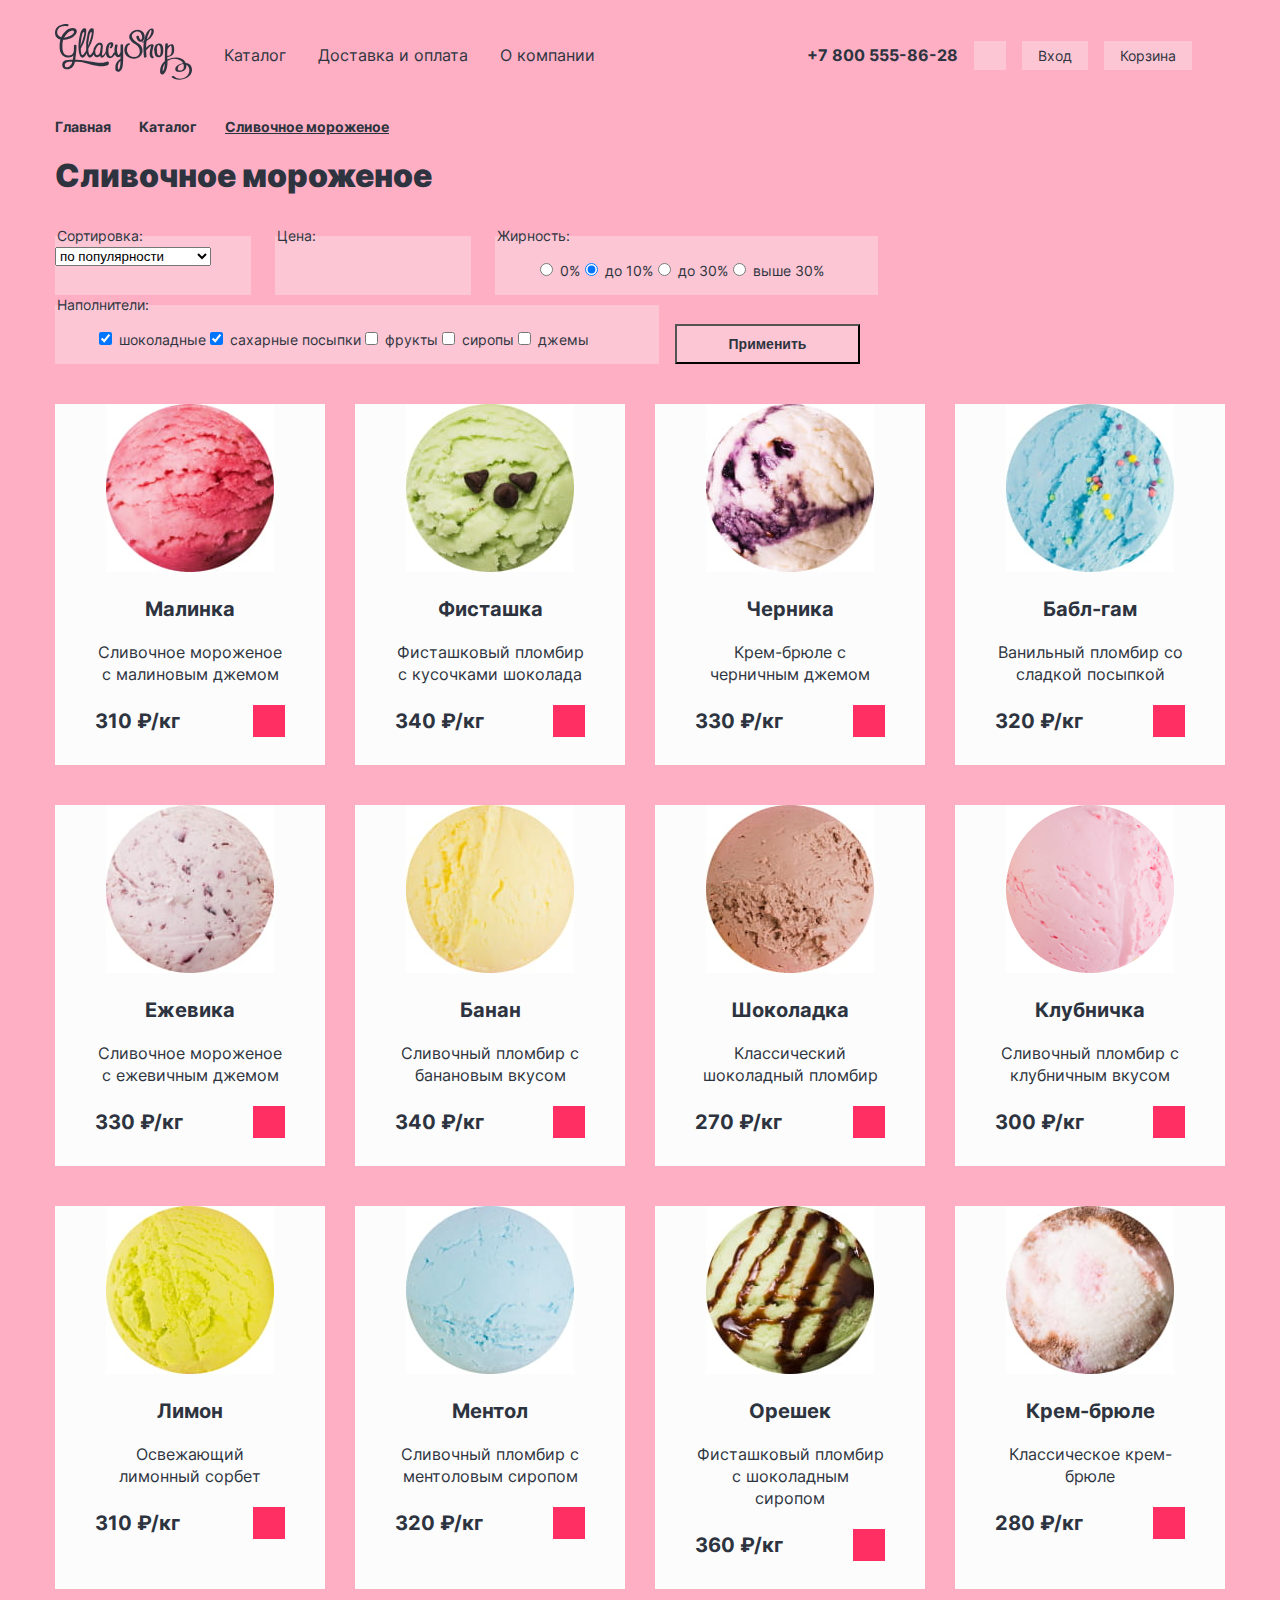
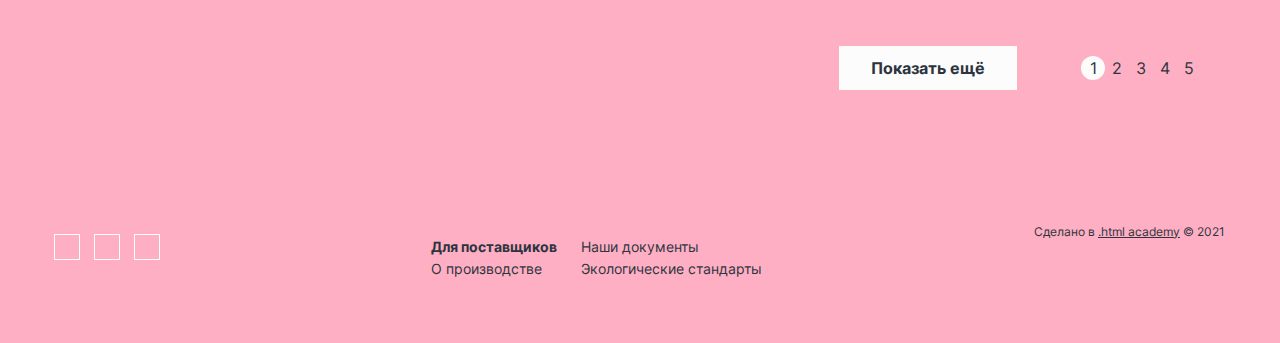
<file: 2/catalog.html>
<!DOCTYPE html>
<html lang="ru">
  <head>
    <meta charset="utf-8">
    <title>Сливочное мороженое</title>
    <link rel="stylesheet" href="styles/style.css">
    <base href="https://htmlacademy-htmlcss.github.io/1527115-gllacy-1/2/">
</head>
  <body>
      <header class="page-header page-container">
        <!-- Шапка -->
        <a href="index.html">
          <img src="image/logo.svg" alt='Логотип "Gllacy Shop"' class="logo" width="137" height="56">
        </a>
        <nav class="site-navigation">
          <ul class="site-navigation-list">
            <li class="site-navigation-item">
              <a class="site-navigation-link" href="#">Каталог</a>
            </li>
            <li class="site-navigation-item">
              <a class="site-navigation-link" href="#">Доставка и оплата</a>
            </li>
            <li class="site-navigation-item">
              <a class="site-navigation-link" href="#">О компании</a>
            </li>
          </ul>
        </nav>
        <a class="header-phone" href="tel:+78005558628">+7 800 555-86-28</a>
        <nav class="user-navigation">
          <ul class="user-navigation-list">
            <li class="user-navigation-item">
              <a class="user-navigation-link" href="#"><span class="visually-hidden">Поиск</span></a>
            </li>
            <li class="user-navigation-item">
              <a class="user-navigation-link" href="#">Вход</a>
            </li>
            <li class="user-navigation-item">
              <a class="user-navigation-link" href="#">Корзина</a>
            </li>
          </ul>
        </nav>
      </header>
      <!-- Основной блок -->
      <main class="main-wrapper main">
        <div class="page-container">
          <!-- Хлебные крошки -->
          <header class="inner-header">
            <h1 class="visually-hidden">Каталог</h1>
            <ul class="breadcrumbs">
              <li class="breadcrumbs-item">
                <a href="index.html" class="breadcrumbs-link">Главная</a>
              </li>
              <li class="breadcrumbs-item">
                <a href="#" class="breadcrumbs-link">Каталог</a>
              </li>
              <li class="breadcrumbs-item">
                <a class="breadcrumbs-link">Сливочное мороженое</a>
              </li>
            </ul>
          </header>
          <!-- Карточки товаров с фильтром -->
          <srction class="catalog-product">
            <h2 class="catalog-title">Сливочное мороженое</h2>
            <form action="https://echo.htmlacademy.ru/" class="catalog-filter" method="get" >
              <fieldset class="catalog-filter-group filters">
                <legend class="catalog-filter-title">Сортировка:</legend>
                <select name="" id="" class="select-control">
                  <option value="popular">по популярности</option>
                  <option value="cheap">по убыванию цены</option>
                  <option value="expensive">по возростанию цены</option>
                </select>
              </fieldset>
              <fieldset class="catalog-filter-price filters">
                <legend class="catalog-filter-title">Цена:</legend>
              </fieldset>
              <fieldset class="catalog-filter-fat filters">
                <legend class="catalog-filter-title">Жирность:</legend>
                <ul class="filter-fat-list">
                  <li class="filter-fat-item">
                    <label class="filler">
                      <input type="radio" class="filler-input" name="fat" value="0%">
                      <span class="filler-span">0%</span>
                    </label>
                  </li>
                  <li class="filter-fat-item">
                    <label class="filler">
                      <input type="radio" class="filler-input" name="fat" value="before-10%" checked>
                      <span class="filler-span">до 10%</span>
                    </label>
                  </li>
                  <li class="filter-fat-item">
                    <label class="filler">
                      <input type="radio" class="filler-input" name="fat" value="before-30%">
                      <span class="filler-span">до 30%</span>
                    </label>
                  </li>
                  <li class="filter-fat-item">
                    <label class="filler">
                      <input type="radio" class="filler-input" name="fat" value="after-30%">
                      <span class="filler-span">выше 30%</span>
                    </label>
                  </li>
                  </li>
                </ul>
              </fieldset>
              <fieldset class="catalog-filter-fillers filters">
                <legend class="filter-fillers-title">Наполнители:</legend>
                <ul class="filter-fillers-list">
                  <li class="filter-fillers-item">
                    <label class="filler">
                      <input type="checkbox" class="filler-input" name="chocolate" checked>
                      <span class="filler-span">шоколадные</span>
                    </label>
                  </li>
                  <li class="filter-fillers-item">
                    <label class="filler">
                      <input type="checkbox" class="filler-input" name="sugar" checked>
                      <span class="filler-span">сахарные посыпки</span>
                    </label>
                  </li>
                  <li class="filter-fillers-item">
                    <label class="filler">
                      <input type="checkbox" class="filler-input" name="fruit">
                      <span class="filler-span">фрукты</span>
                    </label>
                  </li>
                  <li class="filter-fillers-item">
                    <label class="filler">
                      <input type="checkbox" class="filler-input" name="syrop">
                      <span class="filler-span">сиропы</span>
                    </label>
                  </li>
                  <li class="filter-fillers-item">
                    <label class="filler">
                      <input type="checkbox" class="filler-input" name="jam">
                      <span class="filler-span">джемы</span>
                    </label>
                  </li>
                </ul>
              </fieldset>
              <button class="button filter-button" type="submit">Применить</button>
            </form>
            <section class="catalog-cards">
              <ul class="card-list">
                <li class="card-item">
                  <div class="card-item-wrapper">
                    <div class="cadr-image-wrapper">
                      <a href="#" class="card-link">
                        <img src="image/foto-1.jpg" alt="Малиновое мороженое" class="card-item-image" width="168" height="168">
                      </a>
                    </div>
                    <a href="#" class="card-link">
                      <h3 class="card-item-title">Малинка</h3>
                    </a>
                    <p class="card-item-paragraph">Сливочное мороженое с малиновым джемом</p>
                    <div class="price-and-basket">
                      <b class="card-price">310 ₽/кг</b>
                      <a href="#" class="pink-button card-add-basket"><span class="visually-hidden">Добавитиь в корзину</span></a>
                    </div>
                  </div>
                </li>
                <li class="card-item">
                  <div class="card-item-wrapper">
                    <div class="cadr-image-wrapper">
                      <a href="#" class="card-link">
                        <img src="image/foto-2.jpg" alt="Фисташковое мороженое" class="card-item-image" width="168" height="168">
                      </a>
                    </div>
                    <a href="#" class="card-link">
                      <h3 class="card-item-title">Фисташка</h3>
                    </a>
                    <p class="card-item-paragraph">Фисташковый пломбир с кусочками шоколада</p>
                    <div class="price-and-basket">
                      <b class="card-price">340 ₽/кг</b>
                      <a href="#" class=" pink-button card-add-basket"><span class="visually-hidden">Добавитиь в корзину</span></a>
                    </div>
                  </div>
                </li>
                <li class="card-item">
                  <div class="card-item-wrapper">
                    <div class="cadr-image-wrapper">
                      <a href="#" class="card-link">
                        <img src="image/foto-3.jpg" alt="Черничное мороженое" class="card-item-image" width="168" height="168">
                      </a>
                    </div>
                    <a href="#" class="card-link">
                      <h3 class="card-item-title">Черника</h3>
                    </a>
                    <p class="card-item-paragraph">Крем-брюле с черничным джемом</p>
                    <div class="price-and-basket">
                      <b class="card-price">330 ₽/кг</b>
                      <a href="#" class="pink-button card-add-basket"><span class="visually-hidden">Добавитиь в корзину</span></a>
                    </div>
                  </div>
                </li>
                <li class="card-item">
                  <div class="card-item-wrapper">
                    <div class="cadr-image-wrapper">
                      <a href="#" class="card-link">
                        <img src="image/foto-4.jpg" alt="Ванильное мороженое" class="card-item-image" width="168" height="168">
                      </a>
                    </div>
                    <a href="#" class="card-link">
                      <h3 class="card-item-title">Бабл-гам</h3>
                    </a>
                    <p class="card-item-paragraph">Ванильный пломбир со сладкой посыпкой</p>
                    <div class="price-and-basket">
                      <b class="card-price">320 ₽/кг</b>
                      <a href="#" class="pink-button card-add-basket"><span class="visually-hidden">Добавитиь в корзину</span></a>
                    </div>
                  </div>
                </li>
                <li class="card-item">
                  <div class="card-item-wrapper">
                    <div class="cadr-image-wrapper">
                      <a href="#" class="card-link">
                        <img src="image/foto-5.jpg" alt="Малиновое мороженое" class="card-item-image" width="168" height="168">
                      </a>
                    </div>
                    <a href="#" class="card-link">
                      <h3 class="card-item-title">Ежевика</h3>
                    </a>
                    <p class="card-item-paragraph">Сливочное мороженое с ежевичным джемом</p>
                    <div class="price-and-basket">
                      <b class="card-price">330 ₽/кг</b>
                      <a href="#" class="pink-button card-add-basket"><span class="visually-hidden">Добавитиь в корзину</span></a>
                    </div>
                  </div>
                </li>
                <li class="card-item">
                  <div class="card-item-wrapper">
                    <div class="cadr-image-wrapper">
                      <a href="#" class="card-link">
                        <img src="image/foto-6.jpg" alt="Фисташковое мороженое" class="card-item-image" width="168" height="168">
                      </a>
                    </div>
                    <a href="#" class="card-link">
                      <h3 class="card-item-title">Банан</h3>
                    </a>
                    <p class="card-item-paragraph">Сливочный пломбир с банановым вкусом</p>
                    <div class="price-and-basket">
                      <b class="card-price">340 ₽/кг</b>
                      <a href="#" class="pink-button card-add-basket"><span class="visually-hidden">Добавитиь в корзину</span></a>
                    </div>
                  </div>
                </li>
                <li class="card-item">
                  <div class="card-item-wrapper">
                    <div class="cadr-image-wrapper">
                      <a href="#" class="card-link">
                        <img src="image/foto-7.jpg" alt="Черничное мороженое" class="card-item-image"  width="168" height="168">
                      </a>
                    </div>
                    <a href="#" class="card-link">
                      <h3 class="card-item-title">Шоколадка</h3>
                    </a>
                    <p class="card-item-paragraph">Классический шоколадный пломбир</p>
                    <div class="price-and-basket">
                      <b class="card-price">270 ₽/кг</b>
                      <a href="#" class="pink-button card-add-basket"><span class="visually-hidden">Добавитиь в корзину</span></a>
                    </div>
                  </div>
                </li>
                <li class="card-item">
                  <div class="card-item-wrapper">
                    <div class="cadr-image-wrapper">
                      <a href="#" class="card-link">
                        <img src="image/foto-8.jpg" alt="Ванильное мороженое" class="card-item-image" width="168" height="168">
                      </a>
                    </div>
                    <a href="#" class="card-link">
                      <h3 class="card-item-title">Клубничка</h3>
                    </a>
                    <p class="card-item-paragraph">Сливочный пломбир с клубничным вкусом</p>
                    <div class="price-and-basket">
                      <b class="card-price">300 ₽/кг</b>
                      <a href="#" class="pink-button card-add-basket"><span class="visually-hidden">Добавитиь в корзину</span></a>
                    </div>
                  </div>
                </li>
                <li class="card-item">
                  <div class="card-item-wrapper">
                    <div class="cadr-image-wrapper">
                      <a href="#" class="card-link">
                        <img src="image/foto-9.jpg" alt="Малиновое мороженое" class="card-item-image" width="168" height="168">
                      </a>
                    </div>
                    <a href="#" class="card-link">
                      <h3 class="card-item-title">Лимон</h3>
                    </a>
                    <p class="card-item-paragraph">Освежающий лимонный сорбет</p>
                    <div class="price-and-basket">
                      <b class="card-price">310 ₽/кг</b>
                      <a href="#" class="pink-button card-add-basket"><span class="visually-hidden">Добавитиь в корзину</span></a>
                    </div>
                  </div>
                </li>
                <li class="card-item">
                  <div class="card-item-wrapper">
                    <div class="cadr-image-wrapper">
                      <a href="#" class="card-link">
                        <img src="image/foto-10.jpg" alt="Фисташковое мороженое" class="card-item-image" width="168" height="168">
                      </a>
                    </div>
                    <a href="#" class="card-link">
                      <h3 class="card-item-title">Ментол</h3>
                    </a>
                    <p class="card-item-paragraph">Сливочный пломбир с ментоловым сиропом</p>
                    <div class="price-and-basket">
                      <b class="card-price">320 ₽/кг</b>
                      <a href="#" class="pink-button card-add-basket"><span class="visually-hidden">Добавитиь в корзину</span></a>
                    </div>
                  </div>
                </li>
                <li class="card-item">
                  <div class="card-item-wrapper">
                    <div class="cadr-image-wrapper">
                      <a href="#" class="card-link">
                        <img src="image/foto-11.jpg" alt="Черничное мороженое" class="card-item-image" width="168" height="168">
                      </a>
                    </div>
                    <a href="#" class="card-link">
                      <h3 class="card-item-title">Орешек</h3>
                    </a>
                    <p class="card-item-paragraph">Фисташковый пломбир с шоколадным сиропом</p>
                    <div class="price-and-basket">
                      <b class="card-price">360 ₽/кг</b>
                      <a href="#" class="pink-button card-add-basket"><span class="visually-hidden">Добавитиь в корзину</span></a>
                    </div>
                  </div>
                </li>
                <li class="card-item">
                  <div class="card-item-wrapper">
                    <div class="cadr-image-wrapper">
                      <a href="#" class="card-link">
                        <img src="image/foto-12.jpg" alt="Ванильное мороженое" class="card-item-image" width="168" height="168">
                      </a>
                    </div>
                      <a href="#" class="card-link">
                      <h3 class="card-item-title">Крем-брюле</h3>
                    </a>
                    <p class="card-item-paragraph">Классическое крем-брюле </p>
                    <div class="price-and-basket">
                      <b class="card-price">280 ₽/кг</b>
                      <a href="#" class="pink-button card-add-basket"><span class="visually-hidden">Добавитиь в корзину</span></a>
                    </div>
                  </div>
                </li>
              </ul>
            </section>
            <div class="pagination-block">
              <a href="#" class="button bagination-show-more">Показать ещё</a>
              <ul class="pagination">
                <li class="pagination-item">
                  <a class="pagination-link pagination-prev pagination-disabled">
                    <span class="visually-hidden">Предыдущая страница</span>
                  </a>
                </li>
                <li class="pagination-item">
                  <a class="pagination-link pagination-current">1</a>
                </li>
                <li class="pagination-item">
                  <a href="#" class="pagination-link">2</a>
                </li>
                <li class="pagination-item">
                  <a href="#" class="pagination-link">3</a>
                </li>
                <li class="pagination-item">
                  <a href="#" class="pagination-link">4</a>
                </li>
                <li class="pagination-item">
                  <a href="#" class="pagination-link">5</a>
                </li>
                <li class="pagination-item">
                  <a href="#" class="pagination-link pagination-next">
                    <span class="visually-hidden">Следующая страница</span>
                  </a>
                </li>
              </ul>
            </div>
          </srction>
        </div>
      </main>
      <!-- Подвал -->
      <footer class="page-footer page-container">
        <section class="footer-social">
          <h2 class="visually-hidden">Социальные сети</h2>
          <ul class="social-list">
            <li class="social-item">
              <a href="#" class="social-button">
                <span class="visually-hidden">Телеграм</span>
              </a>
            </li>
            <li class="social-item">
              <a href="#" class="social-button">
                <span class="visually-hidden">Вконтакте</span>
              </a>
            </li>
            <li class="social-item">
              <a href="#" class="social-button">
                <span class="visually-hidden">YouTube</span>
              </a>
            </li>
          </ul>
        </section>
        <section class="footer-links">
          <ul class="footer-links-list">
            <li class="footer-links-item activ-link">
              <a href="#" class="footer-link">Для поставщиков</a>
            </li>
            <li class="footer-links-item">
              <a href="#" class="footer-link">О производстве</a>
            </li>
          </ul>
          <ul class="footer-links-list">
            <li class="footer-links-item">
              <a href="#" class="footer-link">Наши документы</a>
            </li>
            <li class="footer-links-item">
              <a href="#" class="footer-link">Экологические стандарты</a>
            </li>
          </ul>
        </section>
        <section class="copyright">
          <a class="htmlacademy-link" href="https://htmlacademy.ru/">Сделано в <span>.html academy</span> © 2021</a>
        </section>
      </footer>
  </body>
</html>
</file>
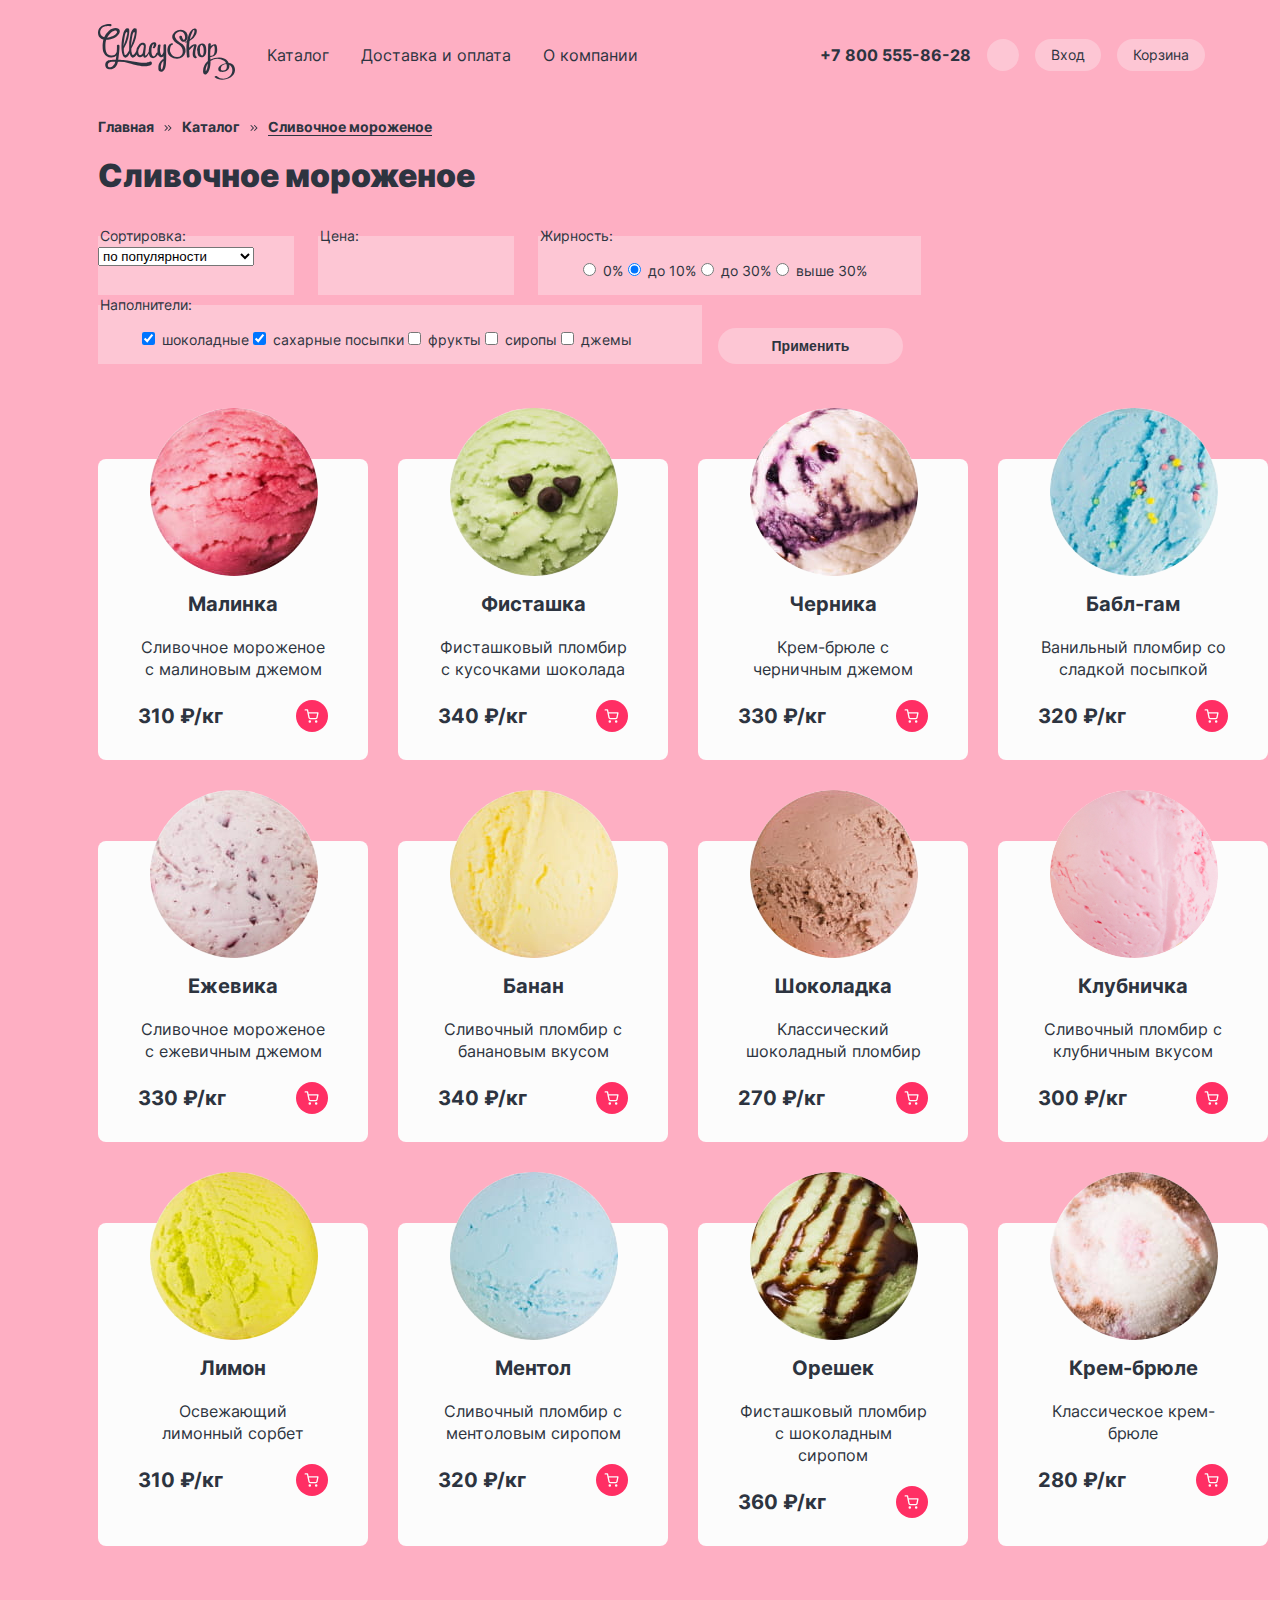
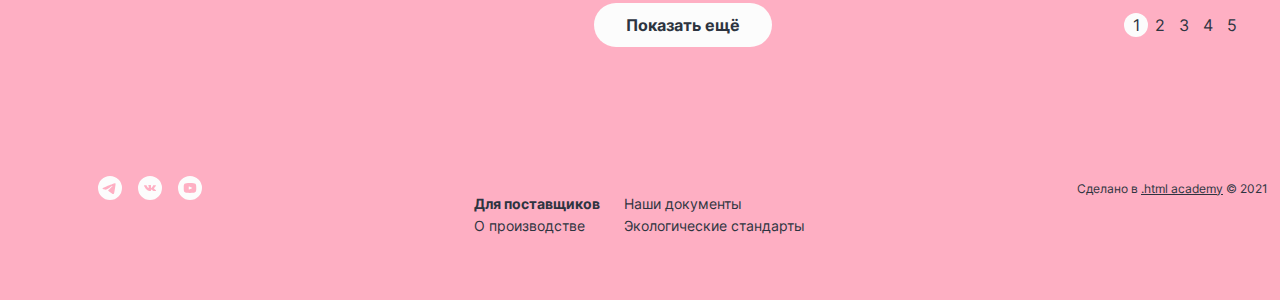
<file: 3/catalog.html>
<!DOCTYPE html>
<html lang="ru">
  <head>
    <meta charset="utf-8">
    <title>Сливочное мороженое</title>
    <link rel="stylesheet" href="styles/style.css">
    <base href="https://htmlacademy-htmlcss.github.io/1527115-gllacy-1/3/">
</head>
  <body>
      <header class="page-header page-container">
        <!-- Шапка -->
        <a href="index.html">
          <img src="image/logo.svg" alt='Логотип "Gllacy Shop"' class="logo" width="137" height="56">
        </a>
        <nav class="site-navigation">
          <ul class="site-navigation-list">
            <li class="site-navigation-item">
              <a class="site-navigation-link" href="#">Каталог</a>
            </li>
            <li class="site-navigation-item">
              <a class="site-navigation-link" href="#">Доставка и оплата</a>
            </li>
            <li class="site-navigation-item">
              <a class="site-navigation-link" href="#">О компании</a>
            </li>
          </ul>
        </nav>
        <a class="header-phone" href="tel:+78005558628">+7 800 555-86-28</a>
        <nav class="user-navigation">
          <ul class="user-navigation-list">
            <li class="user-navigation-item">
              <a class="user-navigation-link" href="#"><span class="visually-hidden">Поиск</span></a>
            </li>
            <li class="user-navigation-item">
              <a class="user-navigation-link" href="#">Вход</a>
            </li>
            <li class="user-navigation-item">
              <a class="user-navigation-link" href="#">Корзина</a>
            </li>
          </ul>
        </nav>
      </header>
      <!-- Основной блок -->
      <main class="main-wrapper main">
        <div class="page-container">
          <!-- Хлебные крошки -->
          <header class="inner-header">
            <h1 class="visually-hidden">Каталог</h1>
            <ul class="breadcrumbs">
              <li class="breadcrumbs-item">
                <a href="index.html" class="breadcrumbs-link">Главная</a>
              </li>
              <li class="breadcrumbs-item">
                <a href="#" class="breadcrumbs-link">Каталог</a>
              </li>
              <li class="breadcrumbs-item">
                <a class="breadcrumbs-link">Сливочное мороженое</a>
              </li>
            </ul>
          </header>
          <!-- Карточки товаров с фильтром -->
          <srction class="catalog-product">
            <h2 class="catalog-title">Сливочное мороженое</h2>
            <form action="https://echo.htmlacademy.ru/" class="catalog-filter" method="get" >
              <fieldset class="catalog-filter-group filters">
                <legend class="catalog-filter-title">Сортировка:</legend>
                <select name="" id="" class="select-control">
                  <option value="popular">по популярности</option>
                  <option value="cheap">по убыванию цены</option>
                  <option value="expensive">по возростанию цены</option>
                </select>
              </fieldset>
              <fieldset class="catalog-filter-price filters">
                <legend class="catalog-filter-title">Цена:</legend>
              </fieldset>
              <fieldset class="catalog-filter-fat filters">
                <legend class="catalog-filter-title">Жирность:</legend>
                <ul class="filter-fat-list">
                  <li class="filter-fat-item">
                    <label class="filler">
                      <input type="radio" class="filler-input" name="fat" value="0%">
                      <span class="filler-span">0%</span>
                    </label>
                  </li>
                  <li class="filter-fat-item">
                    <label class="filler">
                      <input type="radio" class="filler-input" name="fat" value="before-10%" checked>
                      <span class="filler-span">до 10%</span>
                    </label>
                  </li>
                  <li class="filter-fat-item">
                    <label class="filler">
                      <input type="radio" class="filler-input" name="fat" value="before-30%">
                      <span class="filler-span">до 30%</span>
                    </label>
                  </li>
                  <li class="filter-fat-item">
                    <label class="filler">
                      <input type="radio" class="filler-input" name="fat" value="after-30%">
                      <span class="filler-span">выше 30%</span>
                    </label>
                  </li>
                  </li>
                </ul>
              </fieldset>
              <fieldset class="catalog-filter-fillers filters">
                <legend class="filter-fillers-title">Наполнители:</legend>
                <ul class="filter-fillers-list">
                  <li class="filter-fillers-item">
                    <label class="filler">
                      <input type="checkbox" class="filler-input" name="chocolate" checked>
                      <span class="filler-span">шоколадные</span>
                    </label>
                  </li>
                  <li class="filter-fillers-item">
                    <label class="filler">
                      <input type="checkbox" class="filler-input" name="sugar" checked>
                      <span class="filler-span">сахарные посыпки</span>
                    </label>
                  </li>
                  <li class="filter-fillers-item">
                    <label class="filler">
                      <input type="checkbox" class="filler-input" name="fruit">
                      <span class="filler-span">фрукты</span>
                    </label>
                  </li>
                  <li class="filter-fillers-item">
                    <label class="filler">
                      <input type="checkbox" class="filler-input" name="syrop">
                      <span class="filler-span">сиропы</span>
                    </label>
                  </li>
                  <li class="filter-fillers-item">
                    <label class="filler">
                      <input type="checkbox" class="filler-input" name="jam">
                      <span class="filler-span">джемы</span>
                    </label>
                  </li>
                </ul>
              </fieldset>
              <button class="button filter-button" type="submit">Применить</button>
            </form>
            <section class="catalog-cards">
              <ul class="card-list">
                <li class="card-item">
                  <div class="card-item-wrapper">
                    <div class="card-image-wrapper">
                      <a href="#" class="card-link">
                        <img src="image/foto-1.jpg" alt="Малиновое мороженое" class="card-item-image" width="168" height="168">
                      </a>
                    </div>
                    <a href="#" class="card-link">
                      <h3 class="card-item-title">Малинка</h3>
                    </a>
                    <p class="card-item-paragraph">Сливочное мороженое с малиновым джемом</p>
                    <div class="price-and-basket">
                      <b class="card-price">310 ₽/кг</b>
                      <a href="#" class="pink-button card-add-basket">
                        <svg class="card-icon" aria-hidden="true" focusable="false" xmlns="http://www.w3.org/2000/svg" width="16" height="16" viewBox="0 0 16 16" fill="none"><path fill-rule="evenodd" d="M1.17 1.25a.67.67 0 0 0 0 1.33h1.77l.47 2.34v.05l.97 4.84a1.83 1.83 0 0 0 1.82 1.46h5.62a1.83 1.83 0 0 0 1.82-1.46V9.8l.93-4.86a.67.67 0 0 0-.66-.8h-9.3L4.14 1.8a.67.67 0 0 0-.66-.54H1.17Zm4.52 8.3-.81-4.07h8.23l-.78 4.07a.5.5 0 0 1-.49.4H6.18a.5.5 0 0 1-.49-.4ZM4.56 13.5a1.25 1.25 0 1 1 2.49 0 1.25 1.25 0 0 1-2.5 0Zm6.37 0a1.25 1.25 0 1 1 2.5 0 1.25 1.25 0 0 1-2.5 0Z" clip-rule="evenodd"/></svg>
                        <span class="visually-hidden">Добавитиь в корзину</span>
                      </a>
                    </div>
                  </div>
                </li>
                <li class="card-item">
                  <div class="card-item-wrapper">
                    <div class="card-image-wrapper">
                      <a href="#" class="card-link">
                        <img src="image/foto-2.jpg" alt="Фисташковое мороженое" class="card-item-image" width="168" height="168">
                      </a>
                    </div>
                    <a href="#" class="card-link">
                      <h3 class="card-item-title">Фисташка</h3>
                    </a>
                    <p class="card-item-paragraph">Фисташковый пломбир с кусочками шоколада</p>
                    <div class="price-and-basket">
                      <b class="card-price">340 ₽/кг</b>
                      <a href="#" class="pink-button card-add-basket">
                        <svg class="card-icon" aria-hidden="true" focusable="false" xmlns="http://www.w3.org/2000/svg" width="16" height="16" viewBox="0 0 16 16" fill="none"><path fill-rule="evenodd" d="M1.17 1.25a.67.67 0 0 0 0 1.33h1.77l.47 2.34v.05l.97 4.84a1.83 1.83 0 0 0 1.82 1.46h5.62a1.83 1.83 0 0 0 1.82-1.46V9.8l.93-4.86a.67.67 0 0 0-.66-.8h-9.3L4.14 1.8a.67.67 0 0 0-.66-.54H1.17Zm4.52 8.3-.81-4.07h8.23l-.78 4.07a.5.5 0 0 1-.49.4H6.18a.5.5 0 0 1-.49-.4ZM4.56 13.5a1.25 1.25 0 1 1 2.49 0 1.25 1.25 0 0 1-2.5 0Zm6.37 0a1.25 1.25 0 1 1 2.5 0 1.25 1.25 0 0 1-2.5 0Z" clip-rule="evenodd"/></svg>
                        <span class="visually-hidden">Добавитиь в корзину</span>
                      </a>
                    </div>
                  </div>
                </li>
                <li class="card-item">
                  <div class="card-item-wrapper">
                    <div class="card-image-wrapper">
                      <a href="#" class="card-link">
                        <img src="image/foto-3.jpg" alt="Черничное мороженое" class="card-item-image" width="168" height="168">
                      </a>
                    </div>
                    <a href="#" class="card-link">
                      <h3 class="card-item-title">Черника</h3>
                    </a>
                    <p class="card-item-paragraph">Крем-брюле с черничным джемом</p>
                    <div class="price-and-basket">
                      <b class="card-price">330 ₽/кг</b>
                      <a href="#" class="pink-button card-add-basket">
                        <svg class="card-icon" aria-hidden="true" focusable="false" xmlns="http://www.w3.org/2000/svg" width="16" height="16" viewBox="0 0 16 16" fill="none"><path fill-rule="evenodd" d="M1.17 1.25a.67.67 0 0 0 0 1.33h1.77l.47 2.34v.05l.97 4.84a1.83 1.83 0 0 0 1.82 1.46h5.62a1.83 1.83 0 0 0 1.82-1.46V9.8l.93-4.86a.67.67 0 0 0-.66-.8h-9.3L4.14 1.8a.67.67 0 0 0-.66-.54H1.17Zm4.52 8.3-.81-4.07h8.23l-.78 4.07a.5.5 0 0 1-.49.4H6.18a.5.5 0 0 1-.49-.4ZM4.56 13.5a1.25 1.25 0 1 1 2.49 0 1.25 1.25 0 0 1-2.5 0Zm6.37 0a1.25 1.25 0 1 1 2.5 0 1.25 1.25 0 0 1-2.5 0Z" clip-rule="evenodd"/></svg>
                        <span class="visually-hidden">Добавитиь в корзину</span>
                      </a>
                    </div>
                  </div>
                </li>
                <li class="card-item">
                  <div class="card-item-wrapper">
                    <div class="card-image-wrapper">
                      <a href="#" class="card-link">
                        <img src="image/foto-4.jpg" alt="Ванильное мороженое" class="card-item-image" width="168" height="168">
                      </a>
                    </div>
                    <a href="#" class="card-link">
                      <h3 class="card-item-title">Бабл-гам</h3>
                    </a>
                    <p class="card-item-paragraph">Ванильный пломбир со сладкой посыпкой</p>
                    <div class="price-and-basket">
                      <b class="card-price">320 ₽/кг</b>
                      <a href="#" class="pink-button card-add-basket">
                        <svg class="card-icon" aria-hidden="true" focusable="false" xmlns="http://www.w3.org/2000/svg" width="16" height="16" viewBox="0 0 16 16" fill="none"><path fill-rule="evenodd" d="M1.17 1.25a.67.67 0 0 0 0 1.33h1.77l.47 2.34v.05l.97 4.84a1.83 1.83 0 0 0 1.82 1.46h5.62a1.83 1.83 0 0 0 1.82-1.46V9.8l.93-4.86a.67.67 0 0 0-.66-.8h-9.3L4.14 1.8a.67.67 0 0 0-.66-.54H1.17Zm4.52 8.3-.81-4.07h8.23l-.78 4.07a.5.5 0 0 1-.49.4H6.18a.5.5 0 0 1-.49-.4ZM4.56 13.5a1.25 1.25 0 1 1 2.49 0 1.25 1.25 0 0 1-2.5 0Zm6.37 0a1.25 1.25 0 1 1 2.5 0 1.25 1.25 0 0 1-2.5 0Z" clip-rule="evenodd"/></svg>
                        <span class="visually-hidden">Добавитиь в корзину</span>
                      </a>
                    </div>
                  </div>
                </li>
                <li class="card-item">
                  <div class="card-item-wrapper">
                    <div class="card-image-wrapper">
                      <a href="#" class="card-link">
                        <img src="image/foto-5.jpg" alt="Малиновое мороженое" class="card-item-image" width="168" height="168">
                      </a>
                    </div>
                    <a href="#" class="card-link">
                      <h3 class="card-item-title">Ежевика</h3>
                    </a>
                    <p class="card-item-paragraph">Сливочное мороженое с ежевичным джемом</p>
                    <div class="price-and-basket">
                      <b class="card-price">330 ₽/кг</b>
                      <a href="#" class="pink-button card-add-basket">
                        <svg class="card-icon" aria-hidden="true" focusable="false" xmlns="http://www.w3.org/2000/svg" width="16" height="16" viewBox="0 0 16 16" fill="none"><path fill-rule="evenodd" d="M1.17 1.25a.67.67 0 0 0 0 1.33h1.77l.47 2.34v.05l.97 4.84a1.83 1.83 0 0 0 1.82 1.46h5.62a1.83 1.83 0 0 0 1.82-1.46V9.8l.93-4.86a.67.67 0 0 0-.66-.8h-9.3L4.14 1.8a.67.67 0 0 0-.66-.54H1.17Zm4.52 8.3-.81-4.07h8.23l-.78 4.07a.5.5 0 0 1-.49.4H6.18a.5.5 0 0 1-.49-.4ZM4.56 13.5a1.25 1.25 0 1 1 2.49 0 1.25 1.25 0 0 1-2.5 0Zm6.37 0a1.25 1.25 0 1 1 2.5 0 1.25 1.25 0 0 1-2.5 0Z" clip-rule="evenodd"/></svg>
                        <span class="visually-hidden">Добавитиь в корзину</span>
                      </a>
                    </div>
                  </div>
                </li>
                <li class="card-item">
                  <div class="card-item-wrapper">
                    <div class="card-image-wrapper">
                      <a href="#" class="card-link">
                        <img src="image/foto-6.jpg" alt="Фисташковое мороженое" class="card-item-image" width="168" height="168">
                      </a>
                    </div>
                    <a href="#" class="card-link">
                      <h3 class="card-item-title">Банан</h3>
                    </a>
                    <p class="card-item-paragraph">Сливочный пломбир с банановым вкусом</p>
                    <div class="price-and-basket">
                      <b class="card-price">340 ₽/кг</b>
                      <a href="#" class="pink-button card-add-basket">
                        <svg class="card-icon" aria-hidden="true" focusable="false" xmlns="http://www.w3.org/2000/svg" width="16" height="16" viewBox="0 0 16 16" fill="none"><path fill-rule="evenodd" d="M1.17 1.25a.67.67 0 0 0 0 1.33h1.77l.47 2.34v.05l.97 4.84a1.83 1.83 0 0 0 1.82 1.46h5.62a1.83 1.83 0 0 0 1.82-1.46V9.8l.93-4.86a.67.67 0 0 0-.66-.8h-9.3L4.14 1.8a.67.67 0 0 0-.66-.54H1.17Zm4.52 8.3-.81-4.07h8.23l-.78 4.07a.5.5 0 0 1-.49.4H6.18a.5.5 0 0 1-.49-.4ZM4.56 13.5a1.25 1.25 0 1 1 2.49 0 1.25 1.25 0 0 1-2.5 0Zm6.37 0a1.25 1.25 0 1 1 2.5 0 1.25 1.25 0 0 1-2.5 0Z" clip-rule="evenodd"/></svg>
                        <span class="visually-hidden">Добавитиь в корзину</span>
                      </a>
                    </div>
                  </div>
                </li>
                <li class="card-item">
                  <div class="card-item-wrapper">
                    <div class="card-image-wrapper">
                      <a href="#" class="card-link">
                        <img src="image/foto-7.jpg" alt="Черничное мороженое" class="card-item-image"  width="168" height="168">
                      </a>
                    </div>
                    <a href="#" class="card-link">
                      <h3 class="card-item-title">Шоколадка</h3>
                    </a>
                    <p class="card-item-paragraph">Классический шоколадный пломбир</p>
                    <div class="price-and-basket">
                      <b class="card-price">270 ₽/кг</b>
                      <a href="#" class="pink-button card-add-basket">
                        <svg class="card-icon" aria-hidden="true" focusable="false" xmlns="http://www.w3.org/2000/svg" width="16" height="16" viewBox="0 0 16 16" fill="none"><path fill-rule="evenodd" d="M1.17 1.25a.67.67 0 0 0 0 1.33h1.77l.47 2.34v.05l.97 4.84a1.83 1.83 0 0 0 1.82 1.46h5.62a1.83 1.83 0 0 0 1.82-1.46V9.8l.93-4.86a.67.67 0 0 0-.66-.8h-9.3L4.14 1.8a.67.67 0 0 0-.66-.54H1.17Zm4.52 8.3-.81-4.07h8.23l-.78 4.07a.5.5 0 0 1-.49.4H6.18a.5.5 0 0 1-.49-.4ZM4.56 13.5a1.25 1.25 0 1 1 2.49 0 1.25 1.25 0 0 1-2.5 0Zm6.37 0a1.25 1.25 0 1 1 2.5 0 1.25 1.25 0 0 1-2.5 0Z" clip-rule="evenodd"/></svg>
                        <span class="visually-hidden">Добавитиь в корзину</span>
                      </a>
                    </div>
                  </div>
                </li>
                <li class="card-item">
                  <div class="card-item-wrapper">
                    <div class="card-image-wrapper">
                      <a href="#" class="card-link">
                        <img src="image/foto-8.jpg" alt="Ванильное мороженое" class="card-item-image" width="168" height="168">
                      </a>
                    </div>
                    <a href="#" class="card-link">
                      <h3 class="card-item-title">Клубничка</h3>
                    </a>
                    <p class="card-item-paragraph">Сливочный пломбир с клубничным вкусом</p>
                    <div class="price-and-basket">
                      <b class="card-price">300 ₽/кг</b>
                      <a href="#" class="pink-button card-add-basket">
                        <svg class="card-icon" aria-hidden="true" focusable="false" xmlns="http://www.w3.org/2000/svg" width="16" height="16" viewBox="0 0 16 16" fill="none"><path fill-rule="evenodd" d="M1.17 1.25a.67.67 0 0 0 0 1.33h1.77l.47 2.34v.05l.97 4.84a1.83 1.83 0 0 0 1.82 1.46h5.62a1.83 1.83 0 0 0 1.82-1.46V9.8l.93-4.86a.67.67 0 0 0-.66-.8h-9.3L4.14 1.8a.67.67 0 0 0-.66-.54H1.17Zm4.52 8.3-.81-4.07h8.23l-.78 4.07a.5.5 0 0 1-.49.4H6.18a.5.5 0 0 1-.49-.4ZM4.56 13.5a1.25 1.25 0 1 1 2.49 0 1.25 1.25 0 0 1-2.5 0Zm6.37 0a1.25 1.25 0 1 1 2.5 0 1.25 1.25 0 0 1-2.5 0Z" clip-rule="evenodd"/></svg>
                        <span class="visually-hidden">Добавитиь в корзину</span>
                      </a>
                    </div>
                  </div>
                </li>
                <li class="card-item">
                  <div class="card-item-wrapper">
                    <div class="card-image-wrapper">
                      <a href="#" class="card-link">
                        <img src="image/foto-9.jpg" alt="Малиновое мороженое" class="card-item-image" width="168" height="168">
                      </a>
                    </div>
                    <a href="#" class="card-link">
                      <h3 class="card-item-title">Лимон</h3>
                    </a>
                    <p class="card-item-paragraph">Освежающий лимонный сорбет</p>
                    <div class="price-and-basket">
                      <b class="card-price">310 ₽/кг</b>
                      <a href="#" class="pink-button card-add-basket">
                        <svg class="card-icon" aria-hidden="true" focusable="false" xmlns="http://www.w3.org/2000/svg" width="16" height="16" viewBox="0 0 16 16" fill="none"><path fill-rule="evenodd" d="M1.17 1.25a.67.67 0 0 0 0 1.33h1.77l.47 2.34v.05l.97 4.84a1.83 1.83 0 0 0 1.82 1.46h5.62a1.83 1.83 0 0 0 1.82-1.46V9.8l.93-4.86a.67.67 0 0 0-.66-.8h-9.3L4.14 1.8a.67.67 0 0 0-.66-.54H1.17Zm4.52 8.3-.81-4.07h8.23l-.78 4.07a.5.5 0 0 1-.49.4H6.18a.5.5 0 0 1-.49-.4ZM4.56 13.5a1.25 1.25 0 1 1 2.49 0 1.25 1.25 0 0 1-2.5 0Zm6.37 0a1.25 1.25 0 1 1 2.5 0 1.25 1.25 0 0 1-2.5 0Z" clip-rule="evenodd"/></svg>
                        <span class="visually-hidden">Добавитиь в корзину</span>
                      </a>
                    </div>
                  </div>
                </li>
                <li class="card-item">
                  <div class="card-item-wrapper">
                    <div class="card-image-wrapper">
                      <a href="#" class="card-link">
                        <img src="image/foto-10.jpg" alt="Фисташковое мороженое" class="card-item-image" width="168" height="168">
                      </a>
                    </div>
                    <a href="#" class="card-link">
                      <h3 class="card-item-title">Ментол</h3>
                    </a>
                    <p class="card-item-paragraph">Сливочный пломбир с ментоловым сиропом</p>
                    <div class="price-and-basket">
                      <b class="card-price">320 ₽/кг</b>
                      <a href="#" class="pink-button card-add-basket">
                        <svg class="card-icon" aria-hidden="true" focusable="false" xmlns="http://www.w3.org/2000/svg" width="16" height="16" viewBox="0 0 16 16" fill="none"><path fill-rule="evenodd" d="M1.17 1.25a.67.67 0 0 0 0 1.33h1.77l.47 2.34v.05l.97 4.84a1.83 1.83 0 0 0 1.82 1.46h5.62a1.83 1.83 0 0 0 1.82-1.46V9.8l.93-4.86a.67.67 0 0 0-.66-.8h-9.3L4.14 1.8a.67.67 0 0 0-.66-.54H1.17Zm4.52 8.3-.81-4.07h8.23l-.78 4.07a.5.5 0 0 1-.49.4H6.18a.5.5 0 0 1-.49-.4ZM4.56 13.5a1.25 1.25 0 1 1 2.49 0 1.25 1.25 0 0 1-2.5 0Zm6.37 0a1.25 1.25 0 1 1 2.5 0 1.25 1.25 0 0 1-2.5 0Z" clip-rule="evenodd"/></svg>
                        <span class="visually-hidden">Добавитиь в корзину</span>
                      </a>
                    </div>
                  </div>
                </li>
                <li class="card-item">
                  <div class="card-item-wrapper">
                    <div class="card-image-wrapper">
                      <a href="#" class="card-link">
                        <img src="image/foto-11.jpg" alt="Черничное мороженое" class="card-item-image" width="168" height="168">
                      </a>
                    </div>
                    <a href="#" class="card-link">
                      <h3 class="card-item-title">Орешек</h3>
                    </a>
                    <p class="card-item-paragraph">Фисташковый пломбир с шоколадным сиропом</p>
                    <div class="price-and-basket">
                      <b class="card-price">360 ₽/кг</b>
                      <a href="#" class="pink-button card-add-basket">
                        <svg class="card-icon" aria-hidden="true" focusable="false" xmlns="http://www.w3.org/2000/svg" width="16" height="16" viewBox="0 0 16 16" fill="none"><path fill-rule="evenodd" d="M1.17 1.25a.67.67 0 0 0 0 1.33h1.77l.47 2.34v.05l.97 4.84a1.83 1.83 0 0 0 1.82 1.46h5.62a1.83 1.83 0 0 0 1.82-1.46V9.8l.93-4.86a.67.67 0 0 0-.66-.8h-9.3L4.14 1.8a.67.67 0 0 0-.66-.54H1.17Zm4.52 8.3-.81-4.07h8.23l-.78 4.07a.5.5 0 0 1-.49.4H6.18a.5.5 0 0 1-.49-.4ZM4.56 13.5a1.25 1.25 0 1 1 2.49 0 1.25 1.25 0 0 1-2.5 0Zm6.37 0a1.25 1.25 0 1 1 2.5 0 1.25 1.25 0 0 1-2.5 0Z" clip-rule="evenodd"/></svg>
                        <span class="visually-hidden">Добавитиь в корзину</span>
                      </a>
                    </div>
                  </div>
                </li>
                <li class="card-item">
                  <div class="card-item-wrapper">
                    <div class="card-image-wrapper">
                      <a href="#" class="card-link">
                        <img src="image/foto-12.jpg" alt="Ванильное мороженое" class="card-item-image" width="168" height="168">
                      </a>
                    </div>
                      <a href="#" class="card-link">
                      <h3 class="card-item-title">Крем-брюле</h3>
                    </a>
                    <p class="card-item-paragraph">Классическое крем-брюле </p>
                    <div class="price-and-basket">
                      <b class="card-price">280 ₽/кг</b>
                      <a href="#" class="pink-button card-add-basket">
                        <svg class="card-icon" aria-hidden="true" focusable="false" xmlns="http://www.w3.org/2000/svg" width="16" height="16" viewBox="0 0 16 16" fill="none"><path fill-rule="evenodd" d="M1.17 1.25a.67.67 0 0 0 0 1.33h1.77l.47 2.34v.05l.97 4.84a1.83 1.83 0 0 0 1.82 1.46h5.62a1.83 1.83 0 0 0 1.82-1.46V9.8l.93-4.86a.67.67 0 0 0-.66-.8h-9.3L4.14 1.8a.67.67 0 0 0-.66-.54H1.17Zm4.52 8.3-.81-4.07h8.23l-.78 4.07a.5.5 0 0 1-.49.4H6.18a.5.5 0 0 1-.49-.4ZM4.56 13.5a1.25 1.25 0 1 1 2.49 0 1.25 1.25 0 0 1-2.5 0Zm6.37 0a1.25 1.25 0 1 1 2.5 0 1.25 1.25 0 0 1-2.5 0Z" clip-rule="evenodd"/></svg>
                        <span class="visually-hidden">Добавитиь в корзину</span>
                      </a>
                    </div>
                  </div>
                </li>
              </ul>
            </section>
            <div class="pagination-block">
              <a href="#" class="button bagination-show-more">Показать ещё</a>
              <ul class="pagination">
                <li class="pagination-item">
                  <a class="pagination-link pagination-prev pagination-disabled">
                    <span class="visually-hidden">Предыдущая страница</span>
                  </a>
                </li>
                <li class="pagination-item">
                  <a class="pagination-link pagination-current">1</a>
                </li>
                <li class="pagination-item">
                  <a href="#" class="pagination-link">2</a>
                </li>
                <li class="pagination-item">
                  <a href="#" class="pagination-link">3</a>
                </li>
                <li class="pagination-item">
                  <a href="#" class="pagination-link">4</a>
                </li>
                <li class="pagination-item">
                  <a href="#" class="pagination-link">5</a>
                </li>
                <li class="pagination-item">
                  <a href="#" class="pagination-link pagination-next">
                    <span class="visually-hidden">Следующая страница</span>
                  </a>
                </li>
              </ul>
            </div>
          </srction>
        </div>
      </main>
      <!-- Подвал -->
      <footer class="page-footer page-container">
        <section class="footer-social">
          <h2 class="visually-hidden">Социальные сети</h2>
          <ul class="social-list">
            <li class="social-item">
              <a href="https://t.me/htmlacademy" class="social-button">
                <svg aria-hidden="true" focusable="false" xmlns="http://www.w3.org/2000/svg" width="24" height="24" viewBox="0 0 24 24" fill="none"><path fill="#FCFCFC" fill-rule="evenodd" d="M24 12a12 12 0 1 1-24 0 12 12 0 0 1 24 0ZM12.43 8.86c-1.17.48-3.5 1.49-7 3.01-.57.23-.86.45-.9.67-.04.36.42.5 1.04.7l.27.08c.6.2 1.43.44 1.86.45.39 0 .82-.16 1.3-.48 3.27-2.21 4.96-3.33 5.06-3.35.08-.02.18-.04.25.02.07.07.07.18.06.22-.05.19-1.84 1.86-2.77 2.72a28.24 28.24 0 0 0-.82.79c-.57.54-1 .96.02 1.63.5.32.89.59 1.28.85a88.77 88.77 0 0 0 1.8 1.23c.5.35.95.67 1.5.62.32-.03.65-.33.82-1.23.4-2.13 1.18-6.73 1.36-8.63.01-.16 0-.31-.02-.47a.5.5 0 0 0-.17-.33.78.78 0 0 0-.46-.14c-.46.01-1.15.25-4.48 1.64Z" clip-rule="evenodd"/></svg>
                <span class="visually-hidden">Телеграм</span>
              </a>
            </li>
            <li class="social-item">
              <a href="https://vk.com/htmlacademy" class="social-button">
                <svg aria-hidden="true" focusable="false" xmlns="http://www.w3.org/2000/svg" width="24" height="24" viewBox="0 0 24 24" fill="none"><path fill="#FCFCFC" fill-rule="evenodd" d="M24 12a12 12 0 1 1-24 0 12 12 0 0 1 24 0Zm-11.41 2.97h-.72s-1.58.09-2.98-1.18C7.37 12.4 6.03 9.65 6.03 9.65s-.07-.18 0-.27c.1-.1.36-.1.36-.1l1.72-.01s.16.02.27.1c.1.05.15.17.15.17s.28.61.65 1.17c.71 1.08 1.05 1.32 1.29 1.2.35-.16.25-1.53.25-1.53s0-.5-.18-.71c-.14-.17-.41-.22-.53-.24-.1-.01.06-.2.26-.3.31-.13.86-.13 1.5-.13.5 0 .65.03.84.07.46.1.44.41.41 1.08l-.02.7v.18c-.01.34-.02.73.23.88.13.07.45 0 1.26-1.19.38-.56.66-1.23.66-1.23s.07-.12.16-.17c.1-.05.24-.04.24-.04h1.8s.54-.06.63.15c.1.23-.2.75-.94 1.61-.7.82-1.03 1.12-1 1.38.01.2.23.38.66.72.89.73 1.13 1.1 1.18 1.2l.01.01c.4.58-.44.62-.44.62l-1.6.02s-.34.06-.8-.2a3.94 3.94 0 0 1-.69-.6c-.33-.34-.65-.66-.91-.58-.45.12-.44.96-.44.96s0 .18-.1.28c-.1.1-.32.12-.32.12Z" clip-rule="evenodd"/></svg>
                <span class="visually-hidden">Вконтакте</span>
              </a>
            </li>
            <li class="social-item">
              <a href="https://www.youtube.com/user/htmlacademyru" class="social-button">
                <svg xmlns="http://www.w3.org/2000/svg" width="24" height="24" fill="none"><path fill="#FCFCFC" d="m14 11.8-2.8-1.32c-.25-.11-.45.01-.45.29v2.46c0 .28.2.4.45.29L14 12.2c.25-.12.25-.3 0-.42ZM12 0a12 12 0 1 0 0 24 12 12 0 0 0 0-24Zm0 16.88c-6.14 0-6.25-.56-6.25-4.88s.1-4.88 6.25-4.88c6.14 0 6.25.56 6.25 4.88s-.1 4.88-6.25 4.88Z"/></svg>
                <span class="visually-hidden">YouTube</span>
              </a>
            </li>
          </ul>
        </section>
        <section class="footer-links">
          <ul class="footer-links-list">
            <li class="footer-links-item activ-link">
              <a href="#" class="footer-link">Для поставщиков</a>
            </li>
            <li class="footer-links-item">
              <a href="#" class="footer-link">О производстве</a>
            </li>
          </ul>
          <ul class="footer-links-list">
            <li class="footer-links-item">
              <a href="#" class="footer-link">Наши документы</a>
            </li>
            <li class="footer-links-item">
              <a href="#" class="footer-link">Экологические стандарты</a>
            </li>
          </ul>
        </section>
        <section class="copyright">
          <a class="htmlacademy-link" href="https://htmlacademy.ru/">Сделано в <span>.html academy</span> © 2021</a>
        </section>
      </footer>
  </body>
</html>
</file>
<file: styles/style.css>
@font-face {
  font-family: "Inter";
  font-style: normal;
  font-weight: 400;
  src: url("../fonts/inter-400.woff2");
  font-display: swap;
}

@font-face {
  font-family: "Inter";
  font-style: normal;
  font-weight: 700;
  src: url("../fonts/inter-700.woff2");
  font-display: swap;
}

@font-face {
  font-family: "Inter";
  font-style: normal;
  font-weight: 900;
  src: url("../fonts/inter-900.woff2");
  font-display: swap;
}

html {
  height: 100%;
}

body {
  margin: 0;
  display: flex;
  flex-direction: column;
  min-height: 100%;
  font-family: "Inter", "Verdana", sans-serif;
  font-size: 16px;
  line-height: 22px;
  color: #2d3440;
}

.pink-wrapper {
  background-color: #feafc3;
}

.yellow-wrapper {
  background-color: #fcc850;
}

.blue-wrapper {
  background-color: #69a9ff;
}

.visually-hidden {
  position: absolute;
  width: 1px;
  height: 1px;
  margin: -1px;
  padding: 0;
  border: 0;
  clip: rect(0 0 0 0);
  overflow: hidden;
}

/* Навигация */

.section-slider {
  margin-bottom: 81px;
}

.page-container {
  width: 1170px;
  margin: 0 auto;
  padding: 0 98px;
}

.page-header {
  display: flex;
  padding-top: 24px;
  padding-bottom: 24px;
  align-items: center;
}

.logo {
  display: block;
}

.logo:hover {
  opacity: 0.6;
}

.logo:active {
  opacity: 0.3;
}

.site-navigation {
  margin-right: auto;
  margin-left: 16px;
}

.site-navigation-list {
  margin: 0;
  padding: 0;
  max-width: 500px;
  margin-right: auto;
  list-style: none;
  display: flex;
  flex-wrap: wrap;
}

.site-navigation-link {
  line-height: 20px;
  text-align: center;
  text-decoration: none;
  color: inherit;
  display: block;
  padding: 8px 16px;
  border-radius: 18px;
  position: relative;
}

.site-navigation-link:hover {
  background-color: rgba(252, 252, 252, 0.5);
}

.site-navigation-link:hover + .popover {
  display: block;
}

.site-navigation-link:active {
  background-color: #fcfcfc;
  border: none;
}

.site-navigation-link:focus-visible {
  background-color: rgba(252, 252, 252, 0.5);
  box-shadow: inset 0 0 0 2px #2d3440;
  outline: none;
}

@supports not selector(:focus-visible) {
  .site-navigation-link:focus {
    background-color: rgba(252, 252, 252, 0.5);
    box-shadow: inset 0 0 0 2px #2d3440;
    outline: none;
  }
}

.catalog-link {
  padding-right: 38px;
}

.catalog-icon {
  position: absolute;
  top: 0;
  right: 16px;
  bottom: 0;
  margin: auto;
}

.header-phone {
  line-height: 20px;
  font-weight: 700;
  text-decoration: none;
  color: inherit;
}

.user-navigation-list {
  margin: 0;
  padding: 0;
  display: flex;
  list-style: none;
}

.user-navigation-item {
  position: relative;
}

.user-navigation-link {
  font-size: 14px;
  line-height: 20px;
  text-align: center;
  text-decoration: none;
  background-color: rgba(252, 252, 252, 0.3);
  color: inherit;
  margin-left: 17px;
  padding: 6px 17px;
  border-radius: 16px;
  min-height: 32px;
  display: block;
  box-sizing: border-box;
}

.user-navigation-link:hover {
  background-color: rgba(252, 252, 252, 0.5);
}

.user-navigation-link:active {
  background-color: #fcfcfc;
}

.user-navigation-link:focus-visible {
  background-color: rgba(252, 252, 252, 0.5);
  box-shadow: inset 0 0 0 2px #2d3440;
  outline: none;
}

@supports not selector(:focus-visible) {
  .user-navigation-link:focus {
    background-color: rgba(252, 252, 252, 0.5);
    box-shadow: inset 0 0 0 2px #2d3440;
    outline: none;
  }
}

.search {
  padding: 8px;
}

.search .navigation-icon {
  top: 1px;
  left: 1px;
  display: block;
}

.navigation-icon {
  position: relative;
  top: 2px;
  right: 2px;
  bottom: 0;
  margin: auto;
}

.link-activ {
  background-color: #ff4a78;
  color: #fcfcfc;
}

.site-navigation-item {
  position: relative;
}

.link-activ:hover {
  background-color: #ff4a78;
  opacity: 0.6;
}

.link-activ:active {
  background-color: #ff4a78;
  opacity: 0.3;
}

.link-activ:focus-visible {
  background-color: #ff4a78;
  color: #fcfcfc;
}

@supports not selector(:focus-visible) {
  .link-activ:focus {
    background-color: #ff4a78;
    color: #fcfcfc;
  }
}

.link-activ .catalog-icon {
  transform: rotate(180deg);
  top: 4px;
}

.popover {
  display: none;
  position: absolute;
  right: -21px;
  z-index: 2;
  box-sizing: border-box;
  min-width: 135px;
  min-height: 84px;
  margin-top: 8px;
  padding: 8px 0;
  background-color: #fcfcfc;
  border-radius: 4px;
  box-shadow: 0 8px 16px 0 rgba(45, 52, 64, 0.12);
}

.popover:hover {
  display: block;
}

.user-navigation-link:hover ~ .popover {
  display: block;
 }

.popover::before {
  content: "";
  display: block;
  width: 100%;
  height: 8px;
  position: absolute;
  top: -8px;
  right: 0;
}

.popover-title {
  margin: 0;
  margin-bottom: 8px;
  font-size: 14px;
  font-weight: 700;
  line-height: 20px;
  padding: 8px 17px;
  position: relative;
}

.popover-title::after {
  content: "";
  display: block;
  width: 100%;
  height: 1px;
  background-color: #b9b9b9;
  position: relative;
  bottom: -11px;
  left: 0;
  z-index: 2;
}

.popover-list {
  font-size: 14px;
  margin: 0;
  padding: 0;
  list-style: none;
}

.popover-link {
  line-height: 20px;
  display: block;
  padding: 6px 14px 6px 16px;
  text-decoration: none;
  color: #2d3440;
}

.popover-link:hover {
  text-decoration: underline;
}

.popover-link:active {
  opacity: 0.6;
}

.link-activ ~ .popover,
.link-activ ~ .popover-bascket-empty {
  display: block;
}

.popover-search {
  padding: 24px 16px;
  width: 356px;
  right: 0;
}

.search-form {
  display: grid;
}

.search-button {
  position: absolute;
  top: -40px;
  right: 0;
  width: 32px;
  height: 32px;
  border: none;
  border-radius: 16px;
  padding: 0;
  opacity: 0;
  background-color: #fcfcfc;
  cursor: pointer;
}

.search-button:hover {
  opacity: 0.3;
}

.search-button:active {
  opacity: 0.4;
}

.popover-login {
  padding: 48px 48px 52px;
  width: 420px;
  position: absolute;
  right: 0;
}

.login-title {
  line-height: 30px;
  margin: 0;
  margin-bottom: 32px;
}

.login-form {
  display: grid;
  grid-template-columns: 136px 188px;
  grid-template-rows: 1fr 1fr 60px;
  row-gap: 16px;
}

.login-form .form-input {
  grid-column: 1/3;
}

.login-form .button {
  align-self: end;
}

.login-list {
  padding: 0;
  list-style: none;
  align-self: end;
}

.login-list li:not(:last-child) {
  padding-bottom: 2px;
}

.login-link {
  font-size: 14px;
  line-height: 20px;
  text-decoration: none;
  color: #2d3440;
  border-bottom: 1px solid #2d3440;
}

.login-link:hover {
  border-bottom: 2px solid #2d3440;
}

.login-link:active {
  opacity: 0.6;
}

.popover-bascket-empty {
  position: absolute;
  width: 288px;
  font-size: 24px;
  font-weight: 700;
  line-height: 30px;
  background-color: #fcfcfc;
  border-radius: 4px;
  text-align: center;
  right: 0;
  margin-top: 8px;
  padding: 48px 0;
  display: none;
}

.popover-bascket {
  width: 441px;
  padding: 48px;
  right: 0;
}

.popover-bascket-title {
  line-height: 30px;
  margin: 0;
}

.popover-bascket-list {
  margin: 32px 0;
  list-style: none;
  padding: 0;
}

.popover-bascket-item {
  display: grid;
  grid-template-rows: 23px 23px;
  grid-template-columns: 46px 148px 87px 16px;
  column-gap: 16px;
}

.popover-bascket-item + .popover-bascket-item {
  margin-top: 24px;
}

.popover-productt-image {
  grid-row: 1 / -1;;
}

.popover-item-title {
  font-size: 18px;
  margin: 0;
  grid-row: 1/2;
  grid-column: 2/3;
}

.popover-item-paragraph {
  font-size: 14px;
  line-height: 20px;
  color: #b9b9b9;
  margin: 0;
  padding-top: 2px;
  grid-row: 2/3;
  grid-column: 2/3;
}

.popover-price {
  font-size: 18px;
  grid-row: 1/-1;
  align-self: center;
}

.delete-product {
  background-image: url("../image/exet.svg");
  width: 16px;
  height: 16px;
  background-color: #fcfcfc;
  border: none;
  grid-row: 1/3;
  align-self: center;
  cursor: pointer;
}

.popover-footer {
  display: flex;
  padding-top: 32px;
  position: relative;
}

.popover-footer::after {
  content: "";
  display: block;
  width: 100%;
  height: 1px;
  top: -1px;
  background-color: #e7e7e7;
  position: absolute;
  z-index: 2;
}

.popover-footer b{
  font-size: 18px;
  padding-top: 1px;
  margin-left: auto;
  align-self: center;
}

/* Основной контент */

.main-wrapper {
  flex-grow: 1;
}

/* Карусель */

.slider-item-wrapper {
  margin-top: 136px;
}

.slide-title {
  font-size: 36px;
  font-weight: 900;
  line-height: 46px;
  margin-top: 0;
  margin-bottom: 24px;
}

.slide-paragraph {
  font-size: 18px;
  line-height: 24px;
  margin: 0;
  margin-bottom: 48px;
}

.slider-list {
  margin: 0;
  padding: 0;
  padding-left: 70px;
  list-style: none;
}

.slider-item {
  display: flex;
  align-items: start;
  position: relative;
}

.slide-title {
  width: 474px;
}

.slide-paragraph {
  width: 429px;
}

.slider-image {
  display: block;
  z-index: 1;
}

.last-image {
  transform: translate(-19px, 5px);
}

.slider-image-first-wrapper {
  position: relative;
  margin-top: 21px;
  margin-left: 17px;
  display: flex;
}

.slider-image-first-wrapper::before {
  content: "";
  background-color: rgba(255, 255, 255, 0.3);
  width: 312px;
  height: 312px;
  top: 100px;
  left: 1px;
  position: absolute;
  border-radius: 50%;
}

.slider-button-wrapper {
  display: flex;
  justify-content: space-between;
  width: 350px;
  position: absolute;
  bottom: 232px;
  left: -18px;
  z-index: 2;
}

.slider-button {
  background-color: rgba(252, 252, 252, 0.3);
  padding: 9px;
  border: 2px solid #fcfcfc;
  border-radius: 19px;
  height: 38px;
  color: #fcfcfc;
  cursor: pointer;
}

.slider-button:hover {
  color: #2d3440;
  background-color: #fcfcfc;
}

.slider-button:active {
  color: #2d3440;
  background-color: rgba(252, 252, 252, 0.5);
  border: 2px solid rgba(252, 252, 252, 0);
}

.slider-button:focus-visible {
  color: #2d3440;
  background-color: rgba(252, 252, 252, 0.3);
  border: 2px solid #2d3440;
  outline: none;
}

@supports not selector(:focus-visible) {
  .slider-button:focus {
    color: #2d3440;
    background-color: rgba(252, 252, 252, 0.3);
    border: 2px solid #2d3440;
    outline: none;
  }
}

.transparent-slides-wrapper {
  margin-left: auto;
}

.transparent-slides {
  list-style: none;
  display: flex;
  margin-top: 205px;
  padding: 0;
  gap: 41px;
  opacity: 0.4;
  position: relative;
}

.transparent-slide {
  position: relative;
}

.transparent-slide::before {
  content: "";
  width: 100px;
  height: 100px;
  background-color: rgba(255, 255, 255, 0.3);
  bottom: 26px;
  position: absolute;
  border-radius: 50%;
  z-index: -1;
}

.transparent-image {
  display: block;
}

.transparent-slide:first-child::before {
left: -5px;
}

.transparent-slide:last-child::before {
left: 2px;
}

.section-slider .disabled {
  color: #fcfcfc;
  background-color: rgba(252, 252, 252, 0.3);
  border: 2px solid #fcfcfc;
  opacity: 0.4;
}

.button {
  font-weight: 700;
  line-height: 20px;
  display: inline-block;
  color: #2d3440;
  text-decoration: none;
  background-color: #fcfcfc;
  padding: 12px 32px;
  outline: 4px solid rgba(252, 252, 252, 0.40);
  border-radius: 26px;
  margin-right: auto;
  box-shadow: 0 4px 12px 0 rgba(45, 52, 64, 0.10);
}

.button:hover {
  background-color: rgba(252, 252, 252, 0.4);
  outline: 4px solid #fcfcfc;
  box-shadow: 0 4px 15px 0 rgba(133, 133, 133, 0.15);
}

.button:active {
  outline: 2px solid #2d3440;
  background-color: #fcfcfc;
  box-shadow: 0 4px 12px 0 rgba(45, 52, 64, 0.10);
}

.button:focus-visible {
  background-color: rgba(252, 252, 252, 0.5);
  outline: 2px solid #2d3440;
  box-shadow: 0 4px 12px 0 rgba(45, 52, 64, 0.10);
}

.download {
  background-image: url("../image/spinner.svg");
  background-repeat: no-repeat;
  background-position: right 32px center;
  padding-right: 56px;
}

.pagination-and-social {
  display: flex;
  justify-content: space-between;
  margin-top: 2px;
}

.slider-pagination {
  list-style: none;
  display: flex;
  flex-wrap: wrap;
  align-items: flex-end;
  padding: 0;
  margin: 0;
  max-width: 585px;
}

.slider-pagination-button {
  width: 12px;
  height: 12px;
  padding: 0;
  background-color: rgba(252, 252, 252, 0.3);
  border-radius: 6px;
  border: none;
  display: block;
  box-sizing: border-box;
  cursor: pointer;
}

.current {
  background-color: #fcfcfc;
}

.slider-pagination-button:hover {
  border: 1px solid #fcfcfc;
}

.slider-pagination-button:active {
  background-color: rgba(252, 252, 252, 0.5);
}

.slider-pagination-button:focus-visible {
  border: 1px solid #2d3440;
  outline: none;
}

@supports not selector(:focus-visible) {
  .slider-pagination-button:focus {
    border: 1px solid #2d3440;
    outline: none;
  }
}

.slider-pagination-item:not(:last-child) {
  margin-right: 8px;
}

.slider-pagination-item {
  margin-top: 8px;
}

.social-list {
  padding: 0;
  margin: 0;
  display: flex;
  list-style: none;
  gap: 16px;
}

.social-item {
  width: 24px;
  height: 24px;
}

.social-button {
  min-width: 24px;
  min-height: 24px;
  display: grid;
  border-radius: 12px;
  outline: 2px solid rgba(252, 252, 252, 0.5);
}

.social-svg:hover {
  background-color: #2d3440;
  border-radius: 12px;
  box-shadow: inset 0 0 0 1px #fcfcfc;
}

.social-svg:active {
  background-color: #2d3440;
  border-radius: 12px;
  opacity: 0.5;
  outline: 2px solid rgba(252, 252, 252, 0.1);
}

.social-svg:active .social-button {
  opacity: 0.5;
}

/* Спецпредложения */

.special {
  margin-bottom: 81px;
}

.special-title {
  font-size: 32px;
  font-weight: 900;
  line-height: 46px;
  text-align: center;
  width: 434px;
  margin: 0 auto;
  margin-bottom: 55px;
}

.special-list {
  margin: 0;
  padding: 0;
  list-style: none;
  display: flex;
  justify-content: space-between;
  flex-wrap: wrap;
  gap: 30px;
  align-items: start;
}

.special-item {
  background-color: #ff7799;
  box-sizing: border-box;
  width: 570px;
  padding: 36px;
  padding-right: 200px;
  border-radius: 16px;
}

.raspberries {
  background-image: url("../image/raspberries.png");
  background-repeat: no-repeat;
  background-position: right bottom;
}

.marshmello {
  background-image: url("../image/marshmello.png");
  background-repeat: no-repeat;
  background-position: right bottom;
}

.special-content-wrapper {
  width: 304px;
}

.special-item-title {
  font-size: 24px;
  font-weight: 700;
  line-height: 30px;
  margin: 0;
  padding: 0;
  margin-bottom: 28px;
}

.special-item-paragraph {
  margin: 0;
  margin-bottom: 28px;
}

/* Популярное */

.popular-cards {
  margin-bottom: 80px;
  z-index: 2;
}

.popular-cards-title {
  font-size: 32px;
  font-weight: 900;
  line-height: 46px;
  text-align: center;
  width: 527px;
  margin: 0 auto;
  margin-bottom: 56px;
}

.card-list {
  display: grid;
  align-items: start;
  grid-template-columns: repeat(4, auto);
  row-gap: 40px;
  column-gap: 30px;
  padding: 0;
  margin: 0;
}

.card-item {
  text-align: center;
  list-style: none;
  border-radius: 8px;
  position: relative;
}

.card-item::before {
  content: "";
  background-color: #fcfcfc;
  width: 100%;
  height: calc(100% - 51px);
  left: 0;
  bottom: 0;
  position: absolute;
  z-index: -1;
  border-radius: 8px;
}

.card-item-wrapper {
  width: 190px;
  margin: 0 auto;
}

.card-item-image {
  border-radius: 84px;
}

.card-item-title {
  font-size: 20px;
  font-weight: 700;
  line-height: 24px;
  margin-top: 16px;
  margin-bottom: 8px;
}

.card-link {
  width: 168px;
  display: grid;
  justify-content: center;
  border-radius: 84px;
  text-decoration: none;
  color: inherit;
  margin: 0 auto;
}

.card-item-paragraph {
  margin-top: 0;
}

.card-price {
  font-size: 20px;
  line-height: 24px;
}

.price-and-basket .card-add-basket {
  background-color: #ff2f64;
  border: 2px solid #ff2f64;
  color: #fcfcfc;
  min-width: 32px;
  min-height: 32px;
  border-radius: 16px;
  outline: none;
  box-sizing: border-box;
}

.card-add-basket:hover {
  background-color: rgba(252, 252, 252, 0.3);
  border: 2px solid #ff2f64;
  color: #2d3440;
}

.card-add-basket:active {
  background-color: #ffcbd8;
  border: 2px solid #ff2f64;
  color: #2d3440;
}

.card-add-basket:focus-visible {
  background-color: #ff2f64;
  border: 2px solid #2d3440;
  color: #fcfcfc;
}

@supports not selector(:focus-visible) {
  .card-add-basket:focus {
    background-color: #ff2f64;
    border: 2px solid #2d3440;
    color: #fcfcfc;
  }
}

.price-and-basket .disabled {
  background-color: #b9b9b9;
  border: 2px solid #b9b9b9;
  color: #565c66;
}

.card-icon {
  position: relative;
  top: 6px;
  right: 0;
  bottom: 0;
  left: 0;
  margin: auto;
}

.price-and-basket {
  display: flex;
  align-items: center;
  min-height: 32px;
  justify-content: space-between;
  margin-bottom: 24px;
}

/* О компании */

.about-wrapper {
  background-image: url("../image/wafel.jpg");
  background-repeat: no-repeat;
  background-size: cover;
  padding: 24px;
  margin-bottom: 80px;
  border-radius: 16px;
}

.about {
  background-color: #ffffff;
  padding: 57px 40px 16px;
  border-radius: 16px;
}

.about-title {
  font-size: 32px;
  font-weight: 900;
  line-height: 46px;
  text-align: center;
  margin-top: 0;
  margin-bottom: 55px;
}

.about-list {
  padding: 0;
  display: flex;
  flex-wrap: wrap;
  justify-content: space-between;
  margin: 0;
}

.about-item {
  color: #565c66;
  list-style: none;
  width: 505px;
  margin-bottom: 40px;
  padding-left: 64px;
  box-sizing: border-box;
}

.ice-cream {
  background-image: url("../image/ice-cream.svg");
  background-repeat: no-repeat;
  background-position: left top;
}

.sheet {
  background-image: url("../image/sheet.svg");
  background-repeat: no-repeat;
  background-position: left top;
}

.cow {
  background-image: url("../image/cow.svg");
  background-repeat: no-repeat;
  background-position: left top;
}

.thermometer {
  background-image: url("../image/thermometer.svg");
  background-repeat: no-repeat;
  background-position: left top;
}

/* Новости */

.news-block-wrapper {
  display: flex;
  justify-content: space-between;
  margin-bottom: 80px;
}

.news {
  background-color: #ffffff;
  background-image: url("../image/news-background.jpg");
  background-repeat: no-repeat;
  background-size: cover;
  background-position-x: right;
  width: 570px;
  border-radius: 16px;
  align-self: flex-start;
}

.news-wrapper {
  margin-top: 32px;
  margin-left: 32px;
}

.news-title {
  font-size: 16px;
  font-weight: 400;
  line-height: 20px;
  margin: 0;
  margin-bottom: 14px;
}

.news-paragraph {
  font-size: 24px;
  font-weight: 700;
  line-height: 30px;
  width: 303px;
  margin: 0;
  margin-bottom: 68px;
}

/* Подписка */

.subscribe-wrapper {
  background-image: url("../image/subscribe.png");
  background-repeat: no-repeat;
  background-size: cover;
  padding: 6px;
  align-self: flex-start;
}

.subscribe {
  background-color: #ffffff;
  padding: 26px;
  padding-bottom: 28px;
  min-width: 332px;
  border-radius: 16px;
}

.subscribe-paragraph {
  width: 506px;
  margin: 0;
  margin-right: 0;
  margin-bottom: 44px;
}

.subscribe-form {
  display: grid;
  grid-template-columns: 332px auto;
  grid-template-rows: 48px;
  gap: 19px;
}

.pink-button {
  font-size: 16px;
  font-weight: 700;
  line-height: 20px;
  color: #fcfcfc;
  background-color: #ff2f64;
  align-self: center;
  border: none;
  outline: 4px solid rgba(255, 47, 100, 0.3);
  cursor: pointer;
}

.pink-button:hover {
  outline: 4px solid #ff2f64;
  background-color: rgba(252, 252, 252, 0.3);
  color: #2d3440;
}

.pink-button:active {
  background-color: #feafc3;
  box-shadow: 0 4px 12px 0 rgba(45, 52, 64, 0.10);
  outline: 2px solid #2d3440;
  color: #fcfcfc;
}

.pink-button:focus-visible {
  outline: 2px solid #2d3440;
  background-color: #ff2f64;
}

@supports not selector(:focus-visible) {
  .pink-button:focus {
    outline: 2px solid #2d3440;
    background-color: #ff2f64;
  }
}

.pink-disabled {
  background-color: #b9b9b9;
  font-weight: 400;
  color: #565c66;
  outline: 4px solid rgba(185, 185, 185, 0.30);
  cursor: not-allowed;
}

.pink-download {
  background-image: url("../image/spinner-white.svg");
  background-repeat: no-repeat;
  background-position: right 32px center;
  padding-right: 56px;
}

/* Досктавка */

.delivery {
  background-color: #fcfcfc;
  background-image: url("../image/delivery-background.jpg");
  background-repeat: no-repeat;
  background-size: cover;
  background-position: center;
  display: flex;
  justify-content: space-between;
  margin-bottom: 80px;
  border-radius: 16px;
}

.delivery-wrapper {
  width: 371px;
  margin-top: 167px;
  margin-left: 100px;
  margin-bottom: 163px;
}

.delivery-title {
  font-size: 32px;
  font-weight: 900;
  line-height: 46px;
  margin: 0;
}

.delivery-paragraph {
  margin: 0;
  margin-top: 24px;
}

.delivery-form-wrapper {
  background-color: #fcfcfc;
  width: 500px;
  margin-top: 64px;
  margin-right: 64px;
  margin-bottom: 64px;
  border-radius: 8px;
  box-shadow: 0 15px 40px 0 rgba(45, 52, 64, 0.12);
}

.delivery-form {
  display: grid;
  grid-template-columns: 117px 287px;
  grid-template-rows: auto 76px 76px auto;
  gap: 20px 16px;
  padding: 40px;
}

.field {
  display: flex;
  flex-direction: column;
  margin: 0;
}

.delivery-form-paragraph {
  grid-column: 1/-1;
  margin: 0;
  padding-bottom: 12px;
}

.delivery-form-data {
  grid-column: 1/2;
}

.delivery-form-phone {
  grid-column: 2/3;
}

.delivery-form-addres {
  grid-column: 1/-1;
}

.delivery-form-button {
  grid-column: 2/-1;
  margin-top: 12px;
  margin-left: 2px;
}

.form-label {
  font-weight: 700;
  line-height: 20px;
  padding-bottom: 8px;
}

.form-lable-icon {
  position: relative;
  padding-right: 16px;
}

.tooltip {
  position: absolute;
  margin-top: 3px;
  margin-left: 4px;
}

.tooltip-toggle {
  border: none;
  background-color: transparent;
  margin: 0;
  padding: 0;
  display: block;
}

.tooltip-icon {
  width: 100%;
  height: 100%;
  display: block;
}

.tooltip-toggle:hover .tooltip-icon {
  opacity: 0.5;
}

.tooltip-text {
  font-size: 12px;
  font-weight: 400;
  line-height: 16px;
  color: #565c66;
  background-color: #ffffff;
  border: 1px solid #b9b9b9;
  border-radius: 2px;
  padding: 10px 8px;
  width: 169px;
  box-sizing: border-box;
  position: absolute;
  left: 23px;
  top: -9px;
  z-index: 1;
  filter: drop-shadow(0 4px 8px rgba(194, 194, 194, 0.20));
  display: none;
}

.tooltip-toggle:hover + .tooltip-text,
.tooltip-toggle:focus + .tooltip-text {
  display: block;
}

.form-input::placeholder {
  color: #b9b9b9;
}

.form-input {
  font: inherit;
  height: 48px;
  padding: 0 15px;
  border: 1px solid #b9b9b9;
  background-color: #ffffff;
  border-radius: 4px;
  box-sizing: border-box;
}

.form-input:hover {
  border: 1px solid #2d3440;
}

.form-input:focus {
  border: 2px solid #2d3440;
  outline: none;
  padding-left: 14px;
  padding-right: 14px;
}

.form-input:disabled {
  border: 1px solid #b9b9b9;
  background-color: #e7e7e7;
  color: #2d3440;
}

.field input:disabled,
.subscribe-form input:disabled {
  border: 1px solid #b9b9b9;
  background-color: #e7e7e7;
  color: rgba(45, 2, 64, 0.65);
}

.error {
  border: 1px solid #ea5454;
}

.error:hover,
.error:focus {
  border: 2px solid #ea5454;
  outline: none;
  padding-left: 15px;
}

/* О компании */

.feedback {
  background-image: url("../image/feedback-background.jpg");
  background-repeat: no-repeat;
  background-size: cover;
  background-position: right center;
  display: flex;
  border-radius: 16px;
}

.contacts {
  background-color: #fcfcfc;
  width: 343px;
  margin-left: 64px;
  margin-top: 64px;
  margin-bottom: 64px;
  border-radius: 8px;
}

.contacts-wrapper {
  width: 263px;
  margin: 0 auto;
  display: flex;
  flex-direction: column;
}

.contacts-title {
  font-size: 16px;
  font-weight: 400;
  line-height: 22px;
  margin: 0;
  margin-top: 40px;
  margin-bottom: 12px;
}

.contacts-address {
  font-size: 20px;
  font-weight: 700;
  line-height: 24px;
  margin: 0;
  margin-bottom: 24px;
}

.contacts-phone-paragraph {
  margin: 0;
  margin-bottom: 12px;
}

.contacts-phone {
  font-size: 20px;
  font-weight: 700;
  line-height: 24px;
  text-decoration: none;
  color: #2d3440;
}

.contacts-paragraph {
  font-size: 14px;
  line-height: 20px;
  margin: 0;
  margin-bottom: 32px;
}

.contacts-button {
  text-decoration: none;
  margin-bottom: 42px;
  align-self: flex-start;
}

/* Подвал */

.footer-social .social-list {
  min-width: 130px;
}

.page-footer {
  display: flex;
  justify-content: space-between;
  align-items: flex-start;
  padding-top: 48px;
  padding-bottom: 48px;
  position: relative;
}

.footer-line::before {
  content: "";
  background-color: rgba(252, 252, 252, 0.3);
  height: 1px;
  width: 1170px;
  bottom: 172px;
  position: absolute;
}

.footer-links-list {
  display: grid;
  grid-template-columns: auto auto;
  column-gap: 24px;
  padding: 0;
  list-style: none;
  margin: 0;
}

.footer-link {
  font-size: 14px;
  line-height: 20px;
  text-decoration: none;
  color: #2d3440;
}

.footer-link:hover {
  opacity: 0.6;
}

.footer-link:active {
  opacity: 0.3;
}

.footer-links-item {
  min-width: 120px;
  flex-basis: auto;
  flex-grow: 1;
  flex-shrink: 1;
}

.footer-links-item:not(:last-child) {
  margin-bottom: 6px;
  margin-top: -1px;
}

.activ-link {
  font-weight: 700;
  background-repeat: no-repeat;
  background-position: -5px 10px;
  position: relative;
}

.activ-link::before {
  content: "";
  display: block;
  position: absolute;
  background-image: url("../image/heart.svg");
  width: 14px;
  height: 14px;
  top: 5px;
  left: -23px;
  z-index: 1;
}

.copyright {
  display: grid;
  grid-template-rows: 57px;
  align-items: flex-end;
  background-image: url("../image/logo-htmlacademy.svg");
  background-repeat: no-repeat;
}

.htmlacademy-link {
  font-size: 12px;
  line-height: 16px;
  text-decoration: none;
  color: #2d3440;
  display: block;
}

.htmlacademy-link:hover span {
  opacity: 0.6;
}

.htmlacademy-link:active span {
  opacity: 0.3;
}

.copyright span {
  border-bottom: 1px solid rgba(45, 52, 64, 0.5);
}

/* Модальное окно */

.modal-container {
  position: fixed;
  top: 0;
  left: 0;
  display: flex;
  width: 100%;
  height: 100%;
  background-color: rgba(45, 52, 64, 0.3);
  z-index: 1;
}

.modal-container-close {
  display: none;
}

.modal {
  position: relative;
  margin: auto;
  padding: 64px 64px 66px;
  background-color: #fcfcfc;
  border-radius: 8px;
  box-shadow: 0 15px 40px 0 rgba(45, 52, 64, 0.12);
}

.modal-feedback {
  width: 570px;
  box-sizing: border-box;
}

.modal-close-button {
  position: absolute;
  padding: 0;
  margin-left: auto;
  top: 0;
  right: 0;
  width: 84px;
  height: 84px;
  background-color: #fcfcfc;
  border: none;
  border-top-right-radius: 8px;
  background-image: url("../image/close.svg");
  background-repeat: no-repeat;
  background-position: center;
  cursor: pointer;
}

.modal-close-button:hover {
  background-color: #ffcbd8;
}

.modal-close-button:active {
  opacity: 0.5;
}

.modal-close-button:focus {
  outline: 2px solid #2d3440;
}

.modal-title {
  margin: 0;
  margin-bottom: 32px;
  font-size: 24px;
  line-height: 30px;
  font-weight: 700;
}

.feedback-form {
  display: grid;
  grid-template-columns: 1fr 148px;
}

.form-textarea {
  font: inherit;
  width: 442px;
  height: 149px;
  border: 1px solid #b9b9b9;
  background-color: #ffffff;
  border-radius: 4px;
  padding: 13px 15px;
  margin-bottom: 28px;
  box-sizing: border-box;
  resize: none;
}

.form-textarea::placeholder {
  color: #b9b9b9;
}

.field-group {
  grid-column: 1/-1;
}

.field-group .form-input {
  width: 442px;
  margin-bottom: 16px;
}

.feedback-button {
  grid-column: 2/3;
}

/* Каталог */

/* Хлебные Крошки */

.breadcrumbs {
  font-size: 14px;
  font-weight: 700;
  line-height: 20px;
  color: #2d3440;
  list-style-type: none;
  padding: 0;
  display: flex;
  flex-wrap: wrap;
  margin-top: 32px;
  margin-bottom: 16px;
}

.breadcrumbs-item {
  margin-right: 28px;
  position: relative;
}

.breadcrumbs-item::after {
  content: url("../image/chevrons-right.svg");
  display: block;
  position: absolute;
  top: 2px;
  right: -20px;
}

.breadcrumbs-item:last-child::after {
  content: none;
}

.breadcrumbs-item:last-child {
  margin-right: 0;
}

.breadcrumbs-link {
  color: inherit;
  text-decoration: none;
}

.breadcrumbs-item:last-child .breadcrumbs-link {
  border-bottom: 1px solid #2d3440;
  box-sizing: border-box;
}

/* Фильтр */

.catalog-title {
  font-size: 32px;
  font-weight: 900;
  line-height: 46px;
  margin-top: 0;
  margin-bottom: 40px;
}

.catalog-filter {
  width: 823px;
  display: flex;
  flex-wrap: wrap;
  row-gap: 16px;
  justify-content: space-between;
  margin-bottom: 46px;
}

.filters {
  font-size: 14px;
  line-height: 20px;
  position: relative;
}

.filters::before {
  content: "";
  position: absolute;
  background-color: rgba(252, 252, 252, 0.3);
  width: 100%;
  height: 36px;
  border-radius: 20px;
  left: 0;
  bottom: 0;
  z-index: -1;
}

.filters:last-of-type::before {
  height: 40px;
  bottom: -1px;
}

.catalog-filter-title {
  padding-left: 16px;
  padding-bottom: 8px;
}

.catalog-filter-price .catalog-filter-title {
  padding-left: 0;
}

.catalog-filter-group {
  width: 196px;
  margin: 0;
  padding: 0;
  border: 0;
}

.select-control {
  width: 100%;
  height: 36px;
  padding: 8px 16px;
  bottom: 0;
  font: inherit;
  color: #2d3440;
  position: relative;
  cursor: pointer;
  background-color: transparent;
  background-image: url("../image/arrow-down.svg");
  background-repeat: no-repeat;
  background-position: right 13px center;
  border: none;
  border-radius: 20px;
  -webkit-appearance: none;
  -moz-appearance: none;
  appearance: none;
}

.select-control:focus {
  outline: 2px solid #fcfcfc;
}

.catalog-filter-price {
  width: 196px;
  margin: 0;
  padding: 17px 16px;
  border: 0;
  box-sizing: border-box;
}

.range-bar {
  position: absolute;
  height: 2px;
  border-radius: 1px;
  background-color: #565c66;
}

.range-scale {
  position: relative;
  height: 2px;
  background-color: rgba(86, 92, 101, 0.3);
  border-radius: 1px;
  cursor: pointer;
}

.range-toggle {
  position: absolute;
  width: 16px;
  height: 16px;
  border-radius: 50%;
  background-color: #fcfcfc;
  margin: 0;
  padding: 0;
  border: 6px solid #2d3440;
  cursor: pointer;
}

.range-toggle:hover,
.range-toggle:focus {
  background-color: #2d3440;
  border: 6px solid #fcfcfc;
}

.range-toggle:active {
  background-color: #2d3440;
  border: 6px solid #2d3440;
}

.range-toggle:focus {
  outline: 2px solid #2d3440;
}

.toggle-min {
  top: -7px;
  left: -8px;
}

.toggle-max {
  top: -7px;
  right: -7px;
}

.range {
  position: relative;
}

.range-wrapper-inputs {
  display: flex;
  justify-content: flex-start;
  gap: 2px;
  position: absolute;
  top: -46px;
  left: 39px;
}

.range-input {
  width: 27px;
  font: inherit;
  color: #2d3440;
  text-align: center;
  border: none;
  background-color: transparent;
}

.range-input::-webkit-outer-spin-button,
.range-input::-webkit-inner-spin-button {
  -webkit-appearance: none;
  appearance: none;
  margin: 0;
}

.range-input[type="number"] {
  -moz-appearance: textfield;
}

.range-input:focus {
  outline: 1px solid #2d3440;
  border-radius: 2px
}

.catalog-filter-fat {
  width: 383px;
  margin: 0;
  padding: 0;
  border: 0;
}

.filter-fat-list {
  list-style: none;
  display: flex;
  flex-wrap: wrap;
  gap: 17px;
  padding: 0 23px;
  margin: 8px 0;
}

.catalog-filter-fillers {
  width: 604px;
  margin: 0;
  padding: 0;
  border: 0;
}

.filter-fillers-list {
  list-style: none;
  display: flex;
  flex-wrap: wrap;
  gap: 17px;
  padding-left: 24px;
  margin: 9px 0;
}

.filler {
  position: relative;
  padding-left: 24px;
  cursor: pointer;
}

.control-mark {
  position: absolute;
  left: 0;
  bottom: 0;
  width: 16px;
  height: 16px;
  background-image: url("../image/checkbox-false.svg");
}

.control-mark:hover {
  background-image: url("../image/checkbox-false-hover.svg");
}

.filler-input:disabled + .control-mark {
  background-image: url("../image/checkbox-false-disabled.svg");
}

.filler-input[type="checkbox"]:checked + .control-mark {
  background-image: url("../image/checkbox-true.svg");
}

.filler-input[type="checkbox"]:checked + .control-mark:hover {
  background-image: url("../image/checkbox-true-hover.svg");
}

.filler-input[type="radio"] + .control-mark {
  background-image: url("../image/radio-false.svg");
}

.filler-input[type="radio"]:checked + .control-mark {
  background-image: url("../image/radio-true.svg");
}

.filler-input[type="radio"] + .control-mark:hover {
  background-image: url("../image/radio-false-hover.svg");
}

.filler-input[type="radio"]:checked + .control-mark:hover {
  background-image: url("../image/radio-true-hover.svg");
}

.filler-input[type="radio"]:disabled + .control-mark {
  background-image: url("../image/radio-false-disabled.svg");
}

.filler-input[type="radio"]:focus + .control-mark {
  outline: 2px solid #fcfcfc;
  border-radius: 50%;
}

.filler-input[type="checkbox"]:focus + .control-mark {
  outline: 2px solid #fcfcfc;
  border-radius: 2px;
}

.filter-button {
  font-size: 14px;
  font-weight: 700;
  background-color: rgba(252, 252, 252, 0.3);
  width: 185px;
  margin-right: 16px;
  margin-bottom: -2px;
  padding: 8px 32px;
  align-self: flex-end;
  border: none;
  outline: 2px solid #fcfcfc;
  transform: translateY(-2px);
  cursor: pointer;
}

.filter-button:hover {
  background-color: #fcfcfc;
  outline: 2px solid rgba(252, 252, 252, 0.3);
}

.filter-button:active {
  background-color: rgba(252, 252, 252, 0.5);
  outline: none;
}

.filter-button:focus-visible {
  background-color: rgba(252, 252, 252, 0.3);
  outline: 2px solid #2d3440;
}

@supports not selector(:focus-visible) {
  .filter-button:focus {
    background-color: rgba(252, 252, 252, 0.3);
    outline: 2px solid #2d3440;
  }
}

.catalog-product .disabled {
  background-color: rgba(252, 252, 252, 0.3);
  outline: 2px solid #fcfcfc;
  opacity: 0.4;
}

/* Пагинация */

.pagination-block {
  display: grid;
  grid-template-columns: 1fr auto 1fr;
  grid-template-areas: ". button pagination";
  margin-top: 57px;
  margin-bottom: 81px;
}

.bagination-show-more {
  grid-area: button;
  margin-right: 15px;
}

.pagination {
  list-style: none;
  display: flex;
  margin: 0;
  grid-area: pagination;
  justify-self: end;
  align-self: center;
}

.pagination-item:first-child {
  transform: translateX(-4px);
}

.pagination-item:last-child {
  transform: translateX(4px);
}

.pagination-link {
  line-height: 20px;
  color: #2d3440;
  border-radius: 12px;
  text-decoration: none;
  display: flex;
  box-sizing: border-box;
  justify-content: center;
  align-items: center;
  min-width: 24px;
  min-height: 24px;
  padding: 0;
  padding-top: 1px;
  border: 1px solid rgba(252, 252, 252, 0);
}

.pagination-link:hover {
  background-color: rgba(252, 252, 252, 0.5);
}

.pagination-link:active {
  background-color: rgba(252, 252, 252, 0.5);
  border: 1px solid #fcfcfc;
}

.pagination-link:focus-visible {
  background-color: rgba(252, 252, 252, 0.3);
  border: 1px solid #2d3440;
  outline: none;
}

@supports not selector(:focus-visible) {
  .pagination-link:focus {
    background-color: rgba(252, 252, 252, 0.3);
    border: 1px solid #2d3440;
    outline: none;
  }
}

.pagination-disabled {
  opacity: 0.3;
}

.pagination-current {
  background-color: #fcfcfc;
}
</file>
<file: 2/styles/style.css>
@font-face {
  font-family: "Inter";
  font-style: normal;
  font-weight: 400;
  src: url("../fonts/inter-400.woff2");
  font-display: swap;
}

@font-face {
  font-family: "Inter";
  font-style: normal;
  font-weight: 700;
  src: url("../fonts/inter-700.woff2");
  font-display: swap;
}

@font-face {
  font-family: "Inter";
  font-style: normal;
  font-weight: 900;
  src: url("../fonts/inter-900.woff2");
  font-display: swap;
}

html {
  height: 100%;
}

body {
  margin: 0;
  display: flex;
  flex-direction: column;
  min-height: 100%;
  font-family: "Inter", "Verdana", sans-serif;
  font-size: 16px;
  line-height: 22px;
  color: #2d3440;
  background-color: #feafc3;
}

.visually-hidden {
  position: absolute;
  width: 1px;
  height: 1px;
  margin: -1px;
  padding: 0;
  border: 0;
  clip: rect(0 0 0 0);
  overflow: hidden;
}

 /* Навигация */

.section-slider {
  margin-bottom: 80px;
}

.page-header {
  display: flex;
  padding-top: 24px;
  padding-bottom: 24px;
  align-items: center;
}

.page-container {
  width: 1170px;
  margin: 0 auto;
}

.site-navigation {
  margin-right: auto;
  margin-left: 16px;
}

.site-navigation-list {
  margin: 0;
  padding: 0;
  max-width: 500px;
  margin-right: auto;
  list-style: none;
  display: flex;
  flex-wrap: wrap;
}

.site-navigation-link {
  line-height: 20px;
  text-align: center;
  text-decoration: none;
  color: inherit;
  display: block;
  padding: 8px 16px;
}

.header-phone {
  line-height: 20px;
  font-weight: 700;
  text-decoration: none;
  color: inherit;
}

.user-navigation-list {
  margin: 0;
  padding: 0;
  width: 267px;
  display: flex;
  list-style: none;
}

.user-navigation-link {
  font-size: 14px;
  line-height: 20px;
  text-align: center;
  text-decoration: none;
  background-color: rgba(252, 252, 252, 0.3);
  color: inherit;
  margin-left: 16px;
  padding: 6px 16px;
  min-width: 16px;
  min-height: 16px;
}

/* Основной контент */

.main-wrapper {
  flex-grow: 1;
}

/* Карусель */

.slider-item-wrapper {
  margin-top: 136px;
}

.slide-title {
  font-size: 36px;
  font-weight: 900;
  line-height: 46px;
  margin-top: 0;
  margin-bottom: 24px;
}

.slide-paragraph {
  font-size: 18px;
  line-height: 24px;
  margin: 0;
  margin-bottom: 48px;
}

.slider-list {
  margin: 0;
  padding: 0;
  padding-left: 70px;
  list-style-type: none;
}

.slider-item {
  display: flex;
  align-items: start;
}

.slide-title {
  width: 470px;
}

.slide-paragraph {
  width: 429px;
}

.button {
  font-weight: 700;
  line-height: 20px;
  color: #2d3440;
  text-decoration: none;
  background-color: #fcfcfc;
  padding: 12px 32px;
}

.pagination-and-social {
  display: flex;
  justify-content: space-between;
}

.slider-pagination {
  list-style: none;
  display: flex;
  padding: 0;
}

/* .slider-pagination-item div {
  width: 12px;
  height: 12px;
  background-color: #fff;
  border-radius: 6px;
  opacity: 0.3;
}

.slider-pagination-item .slider-pagination-button-current {
  opacity: 1;
} */

.slider-pagination-item:not(:last-child) {
  margin-right: 8px;
}

.social-list {
  padding: 0;
  display: flex;
  list-style: none;
  gap: 16px;
}

.social-item {
  width: 24px;
  height: 24px;
  outline: 1px solid #fff;  /*Временное свойство*/
}

.social-button {
  min-width: 24px;
  min-height: 24px;
}

/* Спецпредложения */

.special {
  margin-bottom: 81px;
}

.special-title {
  font-size: 32px;
  font-weight: 900;
  line-height: 46px;
  text-align: center;
  width: 434px;
  margin: 0 auto;
  margin-bottom: 55px;
}

.special-list {
  margin: 0;
  padding: 0;
  list-style: none;
  display: flex;
  justify-content: space-between;
}

.special-item {
  background-color: #ff7799;
  box-sizing: border-box;
  width: 570px;
  padding: 36px;
  padding-right: 200px;
}

.special-content-wrapper {
  width: 304px;
}

.special-item-title {
  font-size: 24px;
  font-weight: 700;
  line-height: 30px;
  margin: 0;
  padding: 0;
  margin-bottom: 28px;
}

.special-item-paragraph {
  margin: 0;
  margin-bottom: 28px;
}

/* Популярное */

.popular-cards{
  margin-bottom: 80px;
}

.popular-cards-title {
  font-size: 32px;
  font-weight: 900;
  line-height: 46px;
  text-align: center;
  width: 527px;
  margin: 0 auto;
  margin-bottom: 16px;
}

.card-list {
  display: flex;
  justify-content: space-between;
  flex-wrap: wrap;
  padding: 0;
  margin: 0;
}

.card-item {
  background-color: #fcfcfc;
  width: 270px;
  text-align: center;
  list-style: none;
  padding: 0;
  margin: 0;
  margin-top: 40px;
}

.card-item-wrapper {
  width: 190px;
  margin: 0 auto;
}

.card-item-title {
  font-size: 20px;
  font-weight: 700;
  line-height: 24px;
}

.card-link {
  text-decoration: none;
  color: inherit;
}

.card-price {
  font-size: 20px;
  line-height: 24px;
}

.card-add-basket {
  background-color: #ff2f64;
  color: #fcfcfc;
  min-width: 32px;
  min-height: 32px;
}

.price-and-basket {
  display: flex;
  align-items: center;
  min-height: 40px;
  justify-content: space-between;
  margin-bottom: 24px;
}

/* О компании */

.about-wrapper {
  background-image: url("../image/wafel.jpg");
  background-repeat: no-repeat;
  padding: 24px;
  margin-bottom: 80px;
}

.about {
  background-color: #ffffff;
  padding: 56px 40px 16px;
}

.about-title {
  font-size: 32px;
  font-weight: 900;
  line-height: 46px;
  text-align: center;
  margin-top: 0;
  margin-bottom: 56px;
}

.about-list {
  padding: 0;
  display: flex;
  flex-wrap: wrap;
  justify-content: space-between;
  margin: 0;
}

.about-item {
  color: #565c66;
  list-style: none;
  width: 505px;
  margin-bottom: 40px;
}

/* Новости */

.news-block-wrapper {
  display: flex;
  justify-content: space-between;
  margin-bottom: 80px;
}

.news {
  background-color: #ffffff;
  background-image: url("../image/news-background.jpg");
  background-repeat: no-repeat;
  width: 570px;
}

.news-wrapper {
  margin-top: 32px;
  margin-left: 32px;
}

.news-title {
  font-size: 16px;
  font-weight: 400;
  line-height: 20px;
  margin: 0;
  margin-bottom: 12px;
}

.news-paragraph {
  font-size: 24px;
  font-weight: 700;
  line-height: 30px;
  width: 303px;
  margin: 0;
  margin-bottom: 68px;
}

/* Подписка */

.subscribe-wrapper {
  background-image: url("../image/subscribe.png");
  background-repeat: no-repeat;
  width: 570px;
  padding: 6px;
}

.subscribe {
  background-color: #ffffff;
  padding: 26px;
}

.subscribe-paragraph {
  width: 506px;
  margin: 0;
  margin-right: 0;
  margin-bottom: 42px;
}

.subscribe-form {
  display: flex;
  justify-content: space-between;
}

.pink-button {
  font-size: 16px;
  font-weight: 700;
  line-height: 20px;
  color: #fcfcfc;
  background-color: #ff2f64;
  display: block;
}

/* Досктавка */

.delivery {
  background-color: #fcfcfc;
  background-image: url("../image/delivery-background.jpg");
  background-repeat: no-repeat;
  display: flex;
  justify-content: space-between;
  margin-bottom: 80px;
}

.delivery-wrapper {
  width: 371px;
  margin-top: 167px;
  margin-left: 100px;
  margin-bottom: 163px;
}

.delivery-title {
  font-size: 32px;
  font-weight: 900;
  line-height: 46px;
  margin: 0;
}

.delivery-paragraph {
  margin: 0;
  margin-top: 24px;
}

.delivery-form-wrapper {
  background-color: #fcfcfc;
  width: 500px;
  margin-top: 64px;
  margin-right: 64px;
  margin-bottom: 64px;
}

.delivery-form-paragraph {
  width: 380px;
  margin: 40px 80px 32px 40px;
}

.delivery-form {
  width: 420px;
  margin: 0 auto;
}

.form-label {
  font-weight: 700;
  line-height: 20px;
}

/* О компании */

.feedback {
  background-image: url("../image/feedback-background.jpg");
  background-repeat: no-repeat;
  display: flex;
}

.contacts {
  background-color: #fcfcfc;
  width: 343px;
  margin-left: 64px;
  margin-top: 64px;
  margin-bottom: 64px;
}

.contacts-wrapper {
  width: 263px;
  margin: 0 auto;
  display: flex;
  flex-direction: column;
}

.contacts-title {
  font-size: 16px;
  font-weight: 400;
  line-height: 22px;
  margin: 0;
  margin-top: 40px;
  margin-bottom: 12px;
}

.contacts-address {
  font-size: 20px;
  font-weight: 700;
  line-height: 24px;
  margin: 0;
  margin-bottom: 24px;
}

.contacts-phone-paragraph {
  margin: 0;
  margin-bottom: 12px;
}

.contacts-phone {
  font-size: 20px;
  font-weight: 700;
  line-height: 24px;
  text-decoration: none;
  color: #2d3440;
}

.contacts-paragraph {
  font-size: 14px;
  line-height: 20px;
  margin: 0;
  margin-bottom: 32px;
}

.contacts-button {
  text-decoration: none;
  margin-bottom: 40px;
  align-self: flex-start;
}

/* Подвал */

.page-footer {
  display: flex;
  justify-content: space-between;
  align-items: flex-start;
  padding-top: 48px;
  padding-bottom: 48px;
}

.footer-links {
  display: flex;
  gap: 24px;
}

.footer-links-list {
  padding: 0;
  list-style: none;
}

.footer-links-item a {
  font-size: 14px;
  line-height: 20px;
  text-decoration: none;
  color: #2d3440;
}

.footer-links-item {
  min-width: 120px;
  flex-basis: auto;
  flex-grow: 1;
  flex-shrink: 1;
}

.activ-link {
  font-weight: 700;
}

.htmlacademy-link {
  font-size: 12px;
  line-height: 16px;
  text-decoration: none;
  color: #2d3440;
}

.copyright span {
  text-decoration: underline;
}

/* Каталог */

/* Хлебные Крошки */

.breadcrumbs {
  font-size: 14px;
  font-weight: 700;
  line-height: 20px;
  color: #2d3440;
  list-style-type: none;
  padding: 0;
  display: flex;
  flex-wrap: wrap;
  margin-top: 8px;
  margin-bottom: 16px;
}

.breadcrumbs-item {
  margin-right: 28px;
}

.breadcrumbs-item:last-child {
  text-decoration: underline;
  margin-right: 0;
}

.breadcrumbs-link {
  color: inherit;
  text-decoration: none;
}

/* Фильтр */

.catalog-title {
  font-size: 32px;
  font-weight: 900;
  line-height: 46px;
  margin-top: 0;
}

.catalog-filter {
  width: 823px;
  display: flex;
  flex-wrap: wrap;
  justify-content: space-between;
}

.filters {
  font-size: 14px;
  line-height: 20px;
  background-color: rgba(252, 252, 252, 0.3);
}

.catalog-filter-group {
  width: 196px;
  margin: 0;
  padding: 0;
  border: 0;
}

.catalog-filter-price {
  width: 196px;
  margin: 0;
  padding: 0;
  border: 0;
}

.catalog-filter-fat {
  width: 383px;
  margin: 0;
  padding: 0;
  border: 0;
}

.filter-fat-list {
  list-style: none;
  display: flex;
  flex-wrap: wrap;
}

.catalog-filter-fillers {
  width: 604px;
  margin: 0;
  padding: 0;
  border: 0;
}

.filter-fillers-list {
  list-style: none;
  display: flex;
  flex-wrap: wrap;
}

.filter-button {
  font-size: 14px;
  font-weight: 700;
  background-color: rgba(252, 252, 252, 0.3);
  width: 185px;
  margin-right: 18px;
  padding: 8px 32px;
  align-self: flex-end;
}

/* Пагинация */

/* .bagination-show-more {
  margin-right: auto;
} */

.pagination-block {
  display: flex;
  justify-content: flex-end;
  align-items: center;
  margin-top: calc(41px + 16px);
  padding-bottom: 41px;
  margin-bottom: 40px;
}

.pagination {
  list-style: none;
  display: flex;
  margin: 0;
}

/*
.pagination-item {
} */

.pagination-link {
  line-height: 20px;
  color:#2d3440;
  text-decoration: none;
  display: flex;
  box-sizing: border-box;
  justify-content: center;
  align-items: center;
  min-width: 24px;
  min-height: 24px;
  /* text-align: center; */
  padding-top: 2px;
  padding-bottom: 2px;
}

.pagination-current {
  background-color: #fcfcfc;
  border-radius: 12px;
}
</file>
<file: 3/styles/style.css>
@font-face {
  font-family: "Inter";
  font-style: normal;
  font-weight: 400;
  src: url("../fonts/inter-400.woff2");
  font-display: swap;
}

@font-face {
  font-family: "Inter";
  font-style: normal;
  font-weight: 700;
  src: url("../fonts/inter-700.woff2");
  font-display: swap;
}

@font-face {
  font-family: "Inter";
  font-style: normal;
  font-weight: 900;
  src: url("../fonts/inter-900.woff2");
  font-display: swap;
}

html {
  height: 100%;
}

body {
  margin: 0;
  display: flex;
  flex-direction: column;
  min-height: 100%;
  font-family: "Inter", "Verdana", sans-serif;
  font-size: 16px;
  line-height: 22px;
  color: #2d3440;
  background-color: #feafc3;
}

.visually-hidden {
  position: absolute;
  width: 1px;
  height: 1px;
  margin: -1px;
  padding: 0;
  border: 0;
  clip: rect(0 0 0 0);
  overflow: hidden;
}

/* Навигация */

.section-slider {
  margin-bottom: 80px;
}

.page-container {
  width: 1170px;
  margin: 0 auto;
  padding: 0 98px;
}

.page-header {
  display: flex;
  padding-top: 24px;
  padding-bottom: 24px;
  align-items: center;
}

.site-navigation {
  margin-right: auto;
  margin-left: 16px;
}

.site-navigation-list {
  margin: 0;
  padding: 0;
  max-width: 500px;
  margin-right: auto;
  list-style: none;
  display: flex;
  flex-wrap: wrap;
}

.site-navigation-link {
  line-height: 20px;
  text-align: center;
  text-decoration: none;
  color: inherit;
  display: block;
  padding: 8px 16px;
}

.header-phone {
  line-height: 20px;
  font-weight: 700;
  text-decoration: none;
  color: inherit;
}

.user-navigation-list {
  margin: 0;
  padding: 0;
  width: 297px;
  display: flex;
  list-style: none;
}

.user-navigation-link {
  font-size: 14px;
  line-height: 20px;
  text-align: center;
  text-decoration: none;
  background-color: rgba(252, 252, 252, 0.3);
  color: inherit;
  margin-left: 16px;
  padding: 6px 16px;
  border-radius: 16px;
  height: 32px;
  display: block;
  box-sizing: border-box;
}

.search {
  padding: 8px;
}

.navigation-icon {
  position: relative;
  top: 2px;
  right: 0;
  bottom: 0;
  left: 0;
  margin: auto;
  fill: #2d3440;
}

/* Основной контент */

.main-wrapper {
  flex-grow: 1;
}

/* Карусель */

.slider-item-wrapper {
  margin-top: 136px;
}

.slide-title {
  font-size: 36px;
  font-weight: 900;
  line-height: 46px;
  margin-top: 0;
  margin-bottom: 24px;
}

.slide-paragraph {
  font-size: 18px;
  line-height: 24px;
  margin: 0;
  margin-bottom: 48px;
}

.slider-list {
  margin: 0;
  padding: 0;
  padding-left: 70px;
  list-style: none;
}

.slider-item {
  display: flex;
  align-items: start;
}

.slide-title {
  width: 470px;
}

.slide-paragraph {
  width: 429px;
}

.slider-button {
  background-color: rgba(252, 252, 252, 0.3);
  padding: 9px;
  border: 2px solid #fcfcfc;
  border-radius: 19px;
  display: inline-block;
  height: 38px;
}

.button {
  font-weight: 700;
  line-height: 20px;
  display: inline-block;
  color: #2d3440;
  text-decoration: none;
  background-color: #fcfcfc;
  padding: 12px 32px;
  border: none;
  border-radius: 26px;
  margin-right: auto;
}

.pagination-and-social {
  display: flex;
  justify-content: space-between;
}

.slider-pagination {
  list-style: none;
  display: flex;
  padding: 0;
  margin: 0;
}

.slider-pagination-button {
  width: 12px;
  height: 12px;
  background-color: #fff;
  border-radius: 6px;
  opacity: 0.3;
  border: none;
  display: block;
}

.current {
  opacity: 1;
}

.slider-pagination-item:not(:last-child) {
  margin-right: 8px;
}

.social-list {
  padding: 0;
  margin: 0;
  display: flex;
  list-style: none;
  gap: 16px;
}

.social-item {
  width: 24px;
  height: 24px;
}

.social-button {
  min-width: 24px;
  min-height: 24px;
}

/* Спецпредложения */

.special {
  margin-bottom: 81px;
}

.special-title {
  font-size: 32px;
  font-weight: 900;
  line-height: 46px;
  text-align: center;
  width: 434px;
  margin: 0 auto;
  margin-bottom: 55px;
}

.special-list {
  margin: 0;
  padding: 0;
  list-style: none;
  display: flex;
  justify-content: space-between;
}

.special-item {
  background-color: #ff7799;
  box-sizing: border-box;
  width: 570px;
  padding: 36px;
  padding-right: 200px;
  border-radius: 16px;
}

.raspberries {
  background-image: url(../image/raspberries.png);
  background-repeat: no-repeat;
  background-position: right bottom;
}

.marshmello {
  background-image: url(../image/marshmello.png);
  background-repeat: no-repeat;
  background-position: right bottom;
}

.special-content-wrapper {
  width: 304px;
}

.special-item-title {
  font-size: 24px;
  font-weight: 700;
  line-height: 30px;
  margin: 0;
  padding: 0;
  margin-bottom: 28px;
}

.special-item-paragraph {
  margin: 0;
  margin-bottom: 28px;
}

/* Популярное */

.popular-cards {
  margin-bottom: 80px;
}

.popular-cards-title {
  font-size: 32px;
  font-weight: 900;
  line-height: 46px;
  text-align: center;
  width: 527px;
  margin: 0 auto;
  margin-bottom: 56px;
}

.card-list {
  display: grid;
  grid-template-columns: repeat(4, auto);
  gap: 30px;
  padding: 0;
  margin: 0;
}

.card-item {
  background-color: #fcfcfc;
  text-align: center;
  list-style: none;
  border-radius: 8px;
  margin-top: 51px;
  padding-top: 117px;
}

.card-item-wrapper {
  width: 190px;
  margin: 0 auto;
}

.card-image-wrapper {
  margin: 0;
  padding: 0;
  /* position: absolute; */
  /* display: inline-block; */
}

.card-image-wrapper .card-link {
  position: relative;
}

.card-item-image {
  border-radius: 84px;
  display: block;
  position: absolute;
  right: -85px;
  bottom: 16px;
}

.card-item-title {
  font-size: 20px;
  font-weight: 700;
  line-height: 24px;
  margin-top: 16px;
}

.card-link {
  text-decoration: none;
  color: inherit;
  outline: 2px;
}

.card-price {
  font-size: 20px;
  line-height: 24px;
}

.card-add-basket {
  background-color: #ff2f64;
  color: #fcfcfc;
  min-width: 32px;
  min-height: 32px;
  border-radius: 16px;
}

.card-icon {
  position: relative;
  top: 8px;
  right: 0;
  bottom: 0;
  left: 0;
  margin: auto;
  fill: #fcfcfc;
}

.price-and-basket {
  display: flex;
  align-items: center;
  min-height: 40px;
  justify-content: space-between;
  margin-bottom: 24px;
}

/* О компании */

.about-wrapper {
  background-image: url("../image/wafel.jpg");
  background-repeat: no-repeat;
  padding: 24px;
  margin-bottom: 80px;
  border-radius: 16px;
}

.about {
  background-color: #ffffff;
  padding: 56px 40px 16px;
  border-radius: 16px;
}

.about-title {
  font-size: 32px;
  font-weight: 900;
  line-height: 46px;
  text-align: center;
  margin-top: 0;
  margin-bottom: 56px;
}

.about-list {
  padding: 0;
  display: flex;
  flex-wrap: wrap;
  justify-content: space-between;
  margin: 0;
}

.about-item {
  color: #565c66;
  list-style: none;
  width: 505px;
  margin-bottom: 40px;
  padding-left: 64px;
  box-sizing: border-box;
}

.ice-cream {
  background-image: url("../image/ice-cream.svg");
  background-repeat: no-repeat;
  background-position: left top;
}

.sheet {
  background-image: url("../image/sheet.svg");
  background-repeat: no-repeat;
  background-position: left top;
}

.cow {
  background-image: url("../image/cow.svg");
  background-repeat: no-repeat;
  background-position: left top;
}

.thermometer {
  background-image: url("../image/thermometer.svg");
  background-repeat: no-repeat;
  background-position: left top;
}

/* Новости */

.news-block-wrapper {
  display: flex;
  justify-content: space-between;
  margin-bottom: 80px;
}

.news {
  background-color: #ffffff;
  background-image: url("../image/news-background.jpg");
  background-repeat: no-repeat;
  width: 570px;
  border-radius: 16px;
}

.news-wrapper {
  margin-top: 32px;
  margin-left: 32px;
}

.news-title {
  font-size: 16px;
  font-weight: 400;
  line-height: 20px;
  margin: 0;
  margin-bottom: 12px;
}

.news-paragraph {
  font-size: 24px;
  font-weight: 700;
  line-height: 30px;
  width: 303px;
  margin: 0;
  margin-bottom: 68px;
}

/* Подписка */

.subscribe-wrapper {
  background-image: url("../image/subscribe.png");
  background-repeat: no-repeat;
  /* width: 570px; */
  padding: 6px;
}

.subscribe {
  background-color: #ffffff;
  padding: 26px;
  min-width: 332px;
  border-radius: 16px;
}

.subscribe-paragraph {
  width: 506px;
  margin: 0;
  margin-right: 0;
  margin-bottom: 44px;
}

.subscribe-form {
  display: grid;
  grid-template-columns: 1fr auto;
  grid-template-rows: 48px;
  gap: 14px;
}

.pink-button {
  font-size: 16px;
  font-weight: 700;
  line-height: 20px;
  color: #fcfcfc;
  background-color: #ff2f64;
  align-self: center;
}

/* Досктавка */

.delivery {
  background-color: #fcfcfc;
  background-image: url("../image/delivery-background.jpg");
  background-repeat: no-repeat;
  display: flex;
  justify-content: space-between;
  margin-bottom: 80px;
  border-radius: 16px;
}

.delivery-wrapper {
  width: 371px;
  margin-top: 167px;
  margin-left: 100px;
  margin-bottom: 163px;
}

.delivery-title {
  font-size: 32px;
  font-weight: 900;
  line-height: 46px;
  margin: 0;
}

.delivery-paragraph {
  margin: 0;
  margin-top: 24px;
}

.delivery-form-wrapper {
  background-color: #fcfcfc;
  width: 500px;
  margin-top: 64px;
  margin-right: 64px;
  margin-bottom: 64px;
  border-radius: 8px;
}

.delivery-form {
  display: grid;
  grid-template-columns: 117px 287px;
  grid-template-rows: auto 76px 76px auto;
  gap: 20px 16px;
  padding: 40px;
}

.field {
  display: flex;
  flex-direction: column;
  margin: 0;
}

.delivery-form-paragraph {
  grid-column: 1/-1;
  margin: 0;
  padding-bottom: 12px;
}

.delivery-form-data {
  grid-column: 1/2;
}

.delivery-form-phone {
  grid-column: 2/3;
}

.delivery-form-addres {
  grid-column: 1/-1;
}

.delivery-form-button {
  grid-column: 1/-1;
  justify-self: center;
  margin-top: 10px;
}

.form-label {
  font-weight: 700;
  line-height: 20px;
  padding-bottom: 8px;
}

.field input {
  height: 48px;
}

/* О компании */

.feedback {
  background-image: url("../image/feedback-background.jpg");
  background-repeat: no-repeat;
  display: flex;
  border-radius: 16px;
}

.contacts {
  background-color: #fcfcfc;
  width: 343px;
  margin-left: 64px;
  margin-top: 64px;
  margin-bottom: 64px;
  border-radius: 8px;
}

.contacts-wrapper {
  width: 263px;
  margin: 0 auto;
  display: flex;
  flex-direction: column;
}

.contacts-title {
  font-size: 16px;
  font-weight: 400;
  line-height: 22px;
  margin: 0;
  margin-top: 40px;
  margin-bottom: 12px;
}

.contacts-address {
  font-size: 20px;
  font-weight: 700;
  line-height: 24px;
  margin: 0;
  margin-bottom: 24px;
}

.contacts-phone-paragraph {
  margin: 0;
  margin-bottom: 12px;
}

.contacts-phone {
  font-size: 20px;
  font-weight: 700;
  line-height: 24px;
  text-decoration: none;
  color: #2d3440;
}

.contacts-paragraph {
  font-size: 14px;
  line-height: 20px;
  margin: 0;
  margin-bottom: 32px;
}

.contacts-button {
  text-decoration: none;
  margin-bottom: 40px;
  align-self: flex-start;
}

/* Подвал */

.page-footer {
  display: flex;
  justify-content: space-between;
  align-items: flex-start;
  padding-top: 48px;
  padding-bottom: 48px;
}

.footer-links {
  display: flex;
  gap: 24px;
}

.footer-links-list {
  padding: 0;
  list-style: none;
}

.footer-links-item a {
  font-size: 14px;
  line-height: 20px;
  text-decoration: none;
  color: #2d3440;
}

.footer-links-item {
  min-width: 120px;
  flex-basis: auto;
  flex-grow: 1;
  flex-shrink: 1;
}

.activ-link {
  font-weight: 700;
}

.htmlacademy-link {
  font-size: 12px;
  line-height: 16px;
  text-decoration: none;
  color: #2d3440;
}

.copyright span {
  text-decoration: underline;
}

/* Каталог */

/* Хлебные Крошки */

.breadcrumbs {
  font-size: 14px;
  font-weight: 700;
  line-height: 20px;
  color: #2d3440;
  list-style-type: none;
  padding: 0;
  display: flex;
  flex-wrap: wrap;
  margin-top: 8px;
  margin-bottom: 16px;
}

.breadcrumbs-item {
  margin-right: 28px;
  position: relative;
}

.breadcrumbs-item::after {
  content: url(../image/chevrons-right.svg);
  display: block;
  position: absolute;
  top: 2px;
  right: -20px;
}

.breadcrumbs-item:last-child::after {
  content: none;
}

.breadcrumbs-item:last-child {
  /* text-decoration: underline; */
  margin-right: 0;
}

.breadcrumbs-link {
  color: inherit;
  text-decoration: none;
}

.breadcrumbs-item:last-child .breadcrumbs-link {
  border-bottom: 1px solid #2d3440;
  box-sizing: border-box;
}

/* Фильтр */

.catalog-title {
  font-size: 32px;
  font-weight: 900;
  line-height: 46px;
  margin-top: 0;
}

.catalog-filter {
  width: 823px;
  display: flex;
  flex-wrap: wrap;
  justify-content: space-between;
  margin-bottom: 44px;
}

.filters {
  font-size: 14px;
  line-height: 20px;
  background-color: rgba(252, 252, 252, 0.3);
}

.catalog-filter-group {
  width: 196px;
  margin: 0;
  padding: 0;
  border: 0;
}

.catalog-filter-price {
  width: 196px;
  margin: 0;
  padding: 0;
  border: 0;
}

.catalog-filter-fat {
  width: 383px;
  margin: 0;
  padding: 0;
  border: 0;
}

.filter-fat-list {
  list-style: none;
  display: flex;
  flex-wrap: wrap;
}

.catalog-filter-fillers {
  width: 604px;
  margin: 0;
  padding: 0;
  border: 0;
}

.filter-fillers-list {
  list-style: none;
  display: flex;
  flex-wrap: wrap;
}

.filter-button {
  font-size: 14px;
  font-weight: 700;
  background-color: rgba(252, 252, 252, 0.3);
  width: 185px;
  margin-right: 18px;
  padding: 8px 32px;
  align-self: flex-end;
}

/* Пагинация */

.pagination-block {
  display: grid;
  grid-template-columns: 1fr auto 1fr;
  grid-template-areas: ". button pagination";
  margin-top: 57px;
  margin-bottom: 81px;
}

.bagination-show-more {
  grid-area: button;
}

.pagination {
  list-style: none;
  display: flex;
  margin: 0;
  grid-area: pagination;
  justify-self: end;
  align-self: center;
}

.pagination-link {
  line-height: 20px;
  color: #2d3440;
  text-decoration: none;
  display: flex;
  box-sizing: border-box;
  justify-content: center;
  align-items: center;
  min-width: 24px;
  min-height: 24px;
  padding-top: 2px;
  padding-bottom: 2px;
}

.pagination-current {
  background-color: #fcfcfc;
  border-radius: 12px;
}
</file>
<file: 1/styles/style.css>
@font-face {
  font-family: "Inter";
  font-style: normal;
  font-weight: 400;
  src: url("../fonts/inter-400.woff2");
  font-display: swap;
}

@font-face {
  font-family: "Inter";
  font-style: normal;
  font-weight: 700;
  src: url("../fonts/inter-700.woff2");
  font-display: swap;
}

@font-face {
  font-family: "Inter";
  font-style: normal;
  font-weight: 900;
  src: url("../fonts/inter-900.woff2");
  font-display: swap;
}

html {
  height: 100%;
}

body {
  margin: 0;
  display: flex;
  flex-direction: column;
  min-height: 100%;
  font-family: "Inter", "Verdana", sans-serif;
  font-size: 16px;
  line-height: 22px;
  color: #2d3440;
  background-color: #feafc3;
}

 /* Навигация */

.page-header {
  display: flex;
  width: 1170px;
  margin: 0 auto;
}

.site-navigation {
  margin-right: auto;
  margin-left: 16px;
}

.site-navigation-list {
  margin: 0;
  padding: 0;
  width: 500px;
  margin-right: auto;
  list-style: none;
}

.site-navigation-link {
  line-height: 20px;
  text-align: center;
  text-decoration: none;
  color: inherit;
}

.header-phone {
  width: 148px;
  /* margin-left: auto; */
}

.user-navigation-list {
  margin: 0;
  padding: 0;
  width: 267px;
  list-style: none;
}

.user-navigation-link {
  font-size: 14px;
  line-height: 20px;
  text-align: center;
  text-decoration: none;
  background-color: rgba(252, 252, 252, 0.3);
  color: inherit;
}

.header-phone {
  line-height: 20px;
  font-weight: 700;
  text-decoration: none;
  color: inherit;
}

/* Основной контент */

.main-wrapper {
  flex-grow: 1;
}

.page-wrapper {
  width: 1170px;
  margin: 0 auto;
}

/* Карусель */

.slide-title {
  font-size: 36px;
  font-weight: 900;
  line-height: 46px;
}

.slide-paragraph {
  font-size: 18px;
  line-height: 24px;
}

.slider-list {
  margin: 0;
  padding: 0;
  padding-left: 70px;
  list-style: none;
}

.slider-item {
  display: flex;
  align-items: start;
}

.slide-title {
  width: 470px;
}

.slide-paragraph {
  width: 429px;
}

.button {
  font-weight: 700;
  line-height: 20px;
  color: #2d3440;
  text-decoration: none;
  background-color: #fcfcfc;
}

.pagination-and-social {
  display: flex;
  justify-content: space-between;
}

.slider-pagination {
  list-style: none;
  display: flex;
  padding: 0;
}

.slider-pagination-item:not(:last-child) {
  margin-right: 8px;
}

.social-list {
  list-style: none;
  display: flex;
  padding: 0;
}

.social-item:not(:last-child) {
  margin-right: 16px;
}

/* Спецпредложения */

.special-title {
  font-size: 32px;
  font-weight: 900;
  line-height: 46px;
  text-align: center;
  width: 434px;
  margin: 0 auto;
}

.special-list {
  margin: 0;
  padding: 0;
  list-style: none;
  display: flex;
  justify-content: space-between;
}

.special-item {
  background-color: #ff7799;
  box-sizing: border-box;
  width: 570px;
  padding: 36px;
  padding-right: 200px;
}

.special-content-wrapper {
  width: 304px;
}

.special-item-title {
  font-size: 24px;
  font-weight: 700;
  line-height: 30px;
  margin: 0;
  padding: 0;
}

/* Популярное */

.popular-cards-title {
  font-size: 32px;
  font-weight: 900;
  line-height: 46px;
  text-align: center;
  width: 527px;
  margin: 0 auto;
}

.card-list {
  display: flex;
  justify-content: space-between;
  flex-wrap: wrap;
  padding: 0;
}

.card-item {
  background-color: #fcfcfc;
  width: 270px;
  text-align: center;
  list-style: none;
  padding: 0;
  margin: 0;
}

.card-item-wrapper {
  width: 190px;
  margin: 0 auto;
}

.card-item-title {
  font-size: 20px;
  font-weight: 700;
  line-height: 24px;
}

.card-link {
  text-decoration: none;
  color: inherit;
}

.card-price {
  font-size: 20px;
  line-height: 24px;
}

.card-add-basket {
  background-color: #ff2f64;
  color: #fcfcfc;
}

/* О компании */

.about-wrapper {
  background-image: url("../image/wafel.jpg");
  background-repeat: no-repeat;
  padding: 24px;
}

.about {
  background-color: #ffffff;
  padding: 56px 40px;
}

.about-title {
  font-size: 32px;
  font-weight: 900;
  line-height: 46px;
  text-align: center;
}

.about-list {
  padding: 0;
  display: flex;
  flex-wrap: wrap;
  justify-content: space-between;
}

.about-item {
  color: #565c66;
  list-style: none;
  width: 505px;
}

/* Новости */

.news-block-wrapper {
  display: flex;
  justify-content: space-between;
}

.news {
  background-color: #ffffff;
  background-image: url("../image/news-background.jpg");
  background-repeat: no-repeat;
  width: 570px;
}

.news-title {
  font-size: 16px;
  font-weight: 400;
  line-height: 20px;
}

.news-paragraph {
  font-size: 24px;
  font-weight: 700;
  line-height: 30px;
  width: 303px;
}

/* Подписка */

.subscribe-wrapper {
  background-image: url("../image/subscribe.png");
  background-repeat: no-repeat;
  width: 570px;
  /* padding: 6px; */
}

.subscribe {
  background-color: #ffffff;
}

.pink-button {
  font-size: 16px;
  font-weight: 700;
  line-height: 20px;
  color: #fcfcfc;
  background-color: #ff2f64;
}

/* Досктавка */

.delivery {
  background-color: #fcfcfc;
  background-image: url("../image/delivery-background.jpg");
  background-repeat: no-repeat;
  display: flex;
  justify-content: space-between;
}

.delivery-title {
  font-size: 32px;
  font-weight: 900;
  line-height: 46px;
}

.delivery-wrapper {
  width: 371px;
  margin-left: 100px;
}

.delivery-form-wrapper {
  background-color: #fcfcfc;
  width: 500px;
  margin-right: 64px;
}

.delivery-form-paragraph {
  width: 380px;
  padding-left: 40px;
}

.delivery-form {
  width: 420px;
  margin: 0 auto;
}

.form-label {
  font-weight: 700;
  line-height: 20px;
}

/* О компании */

.feedback {
  background-image: url("../image/feedback-background.jpg");
  background-repeat: no-repeat;
}

.contacts {
  background-color: #fcfcfc;
  width: 343px;
  margin-left: 64px;
}

.contacts-wrapper {
  width: 220px;
  margin: 0 auto;
}

.contacts-title {
  font-size: 16px;
  font-weight: 400;
  line-height: 22px;
}

.contacts-address {
  font-size: 20px;
  font-weight: 700;
  line-height: 24px;
}

.contacts-phone {
  font-size: 20px;
  font-weight: 700;
  line-height: 24px;
  text-decoration: none;
  color: #2d3440;
}

.contacts-paragraph {
  font-size: 14px;
  line-height: 20px;
}

.contacts-button {
  text-decoration: none;
}

/* Подвал */

.page-footer {
  width: 1170px;
  margin: 0 auto;
  display: flex;
  justify-content: space-between;
}

.footer-social-list {
  padding: 0;
  list-style: none;
  display: flex;
}

.footer-social-item:not(:last-child) {
  margin-right: 16px;
}

.footer-links-list {
  width: 356px;
  padding: 0;
  list-style: none;
}

.footer-links-item a {
  font-size: 14px;
  line-height: 20px;
  text-decoration: none;
  color: #2d3440;
}

.footer-links-item:first-child {
  font-weight: 700;
}

.htmlacademy-link {
  font-size: 12px;
  line-height: 16px;
  text-decoration: none;
  color: #2d3440;
}

.copyright span {
  text-decoration: underline;
}

/* Каталог */

.breadcrumbs {
  font-size: 14px;
  font-weight: 700;
  line-height: 20px;
  color: #2d3440;
}

.breadcrumbs-link {
  color: inherit;
  text-decoration: none;
}

.breadcrumbs-item:last-child {
  text-decoration: underline;
}

.catalog-title {
  font-size: 32px;
  font-weight: 900;
  line-height: 46px;
}

.catalog-filter {
  width: 823px;
  display: flex;
  flex-wrap: wrap;
  justify-content: space-between;
}

.filters {
  font-size: 14px;
  line-height: 20px;
  background-color: rgba(252, 252, 252, 0.3);
}

.catalog-filter-group {
  width: 196px;
  margin: 0;
  padding: 0;
  border: 0;
}

.catalog-filter-price {
  width: 196px;
  margin: 0;
  padding: 0;
  border: 0;
}

.catalog-filter-fat {
  width: 383px;
  margin: 0;
  padding: 0;
  border: 0;
}

.filter-fat-list {
  list-style: none;
  display: flex;
}

.catalog-filter-fillers {
  width: 604px;
  margin: 0;
  padding: 0;
  border: 0;
}

.filter-fillers-list {
  list-style: none;
  display: flex;
}

.filter-button {
  font-size: 14px;
  font-weight: 700;
  background-color: rgba(252, 252, 252, 0.3);
  width: 185px;
  margin-right: 18px;
}

.pagination-block {
  display: flex;
  justify-content: flex-end;
  align-items: center;
}

.pagination {
  list-style: none;
  display: flex;
}

.pagination a {
  line-height: 20px;
  color:#2d3440;
  text-decoration: none;
}

.pagination-current {
  background-color: #fcfcfc;;
}
</file>
